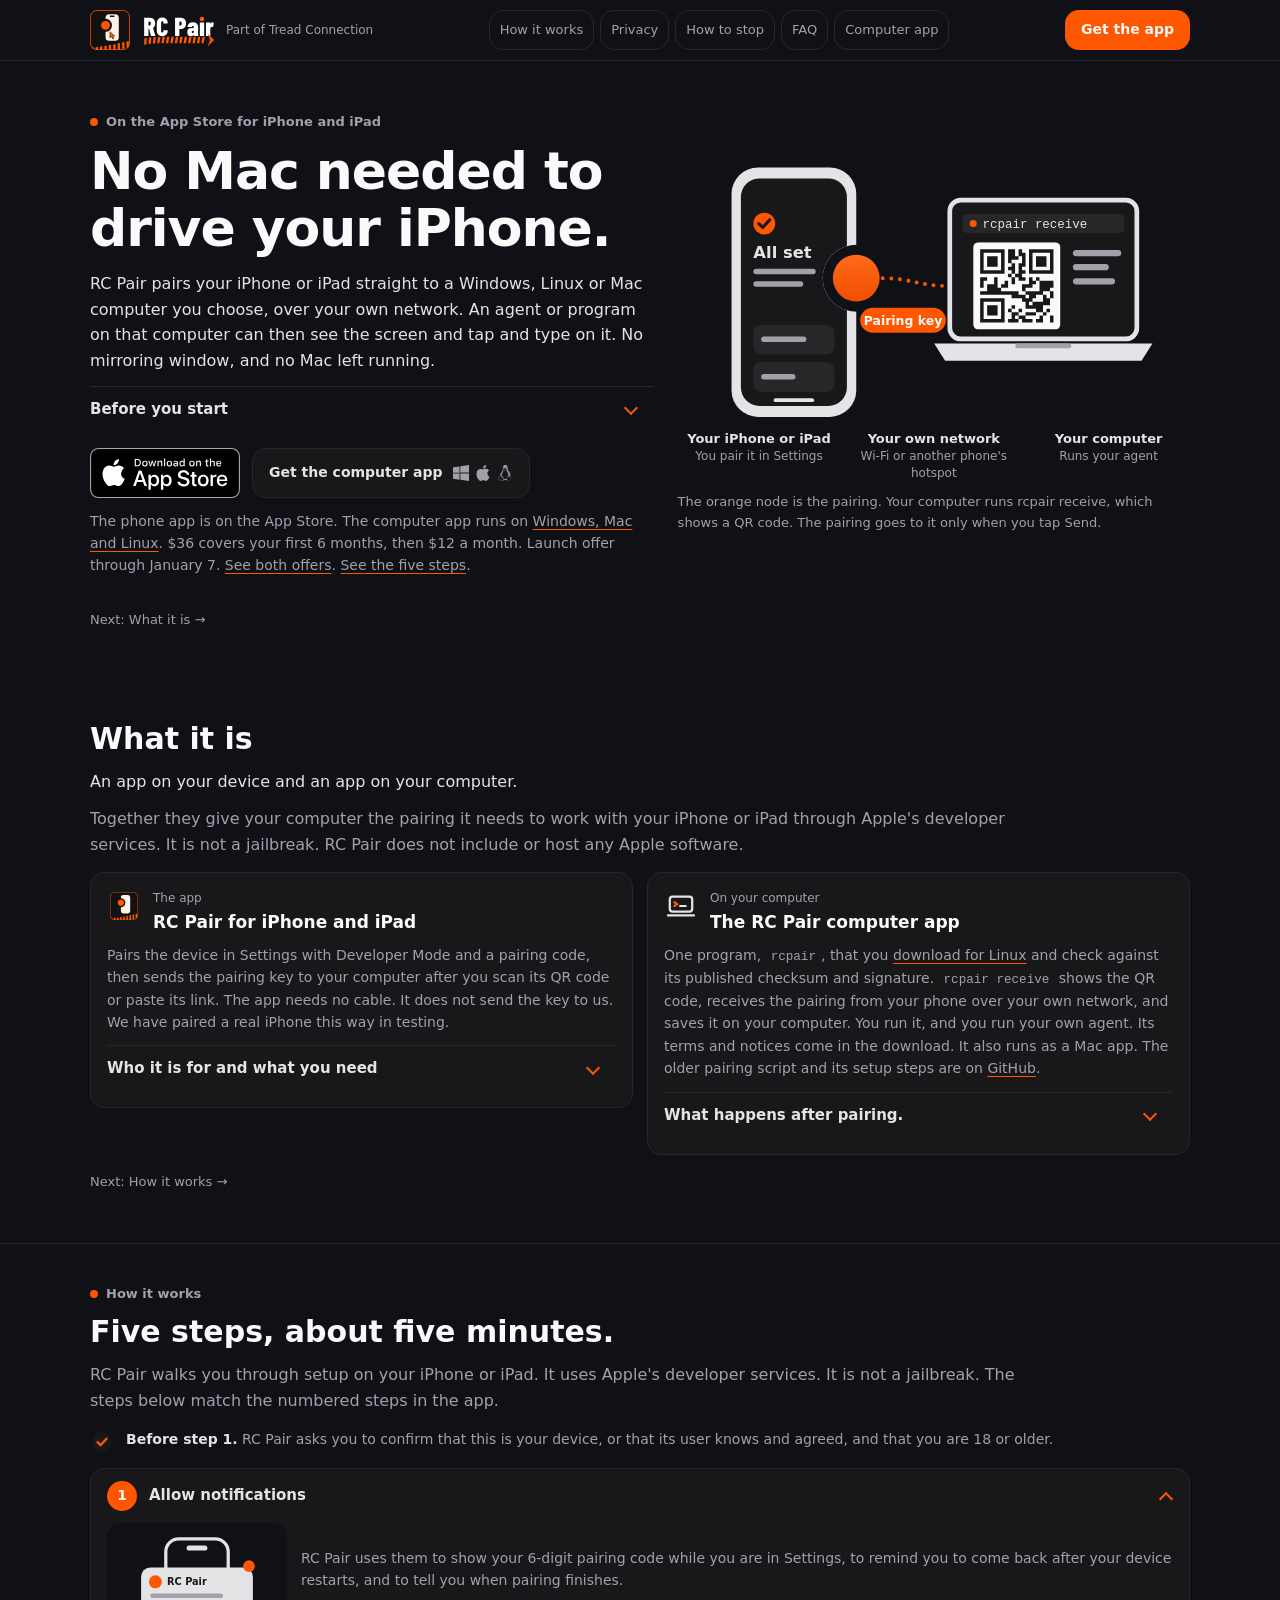
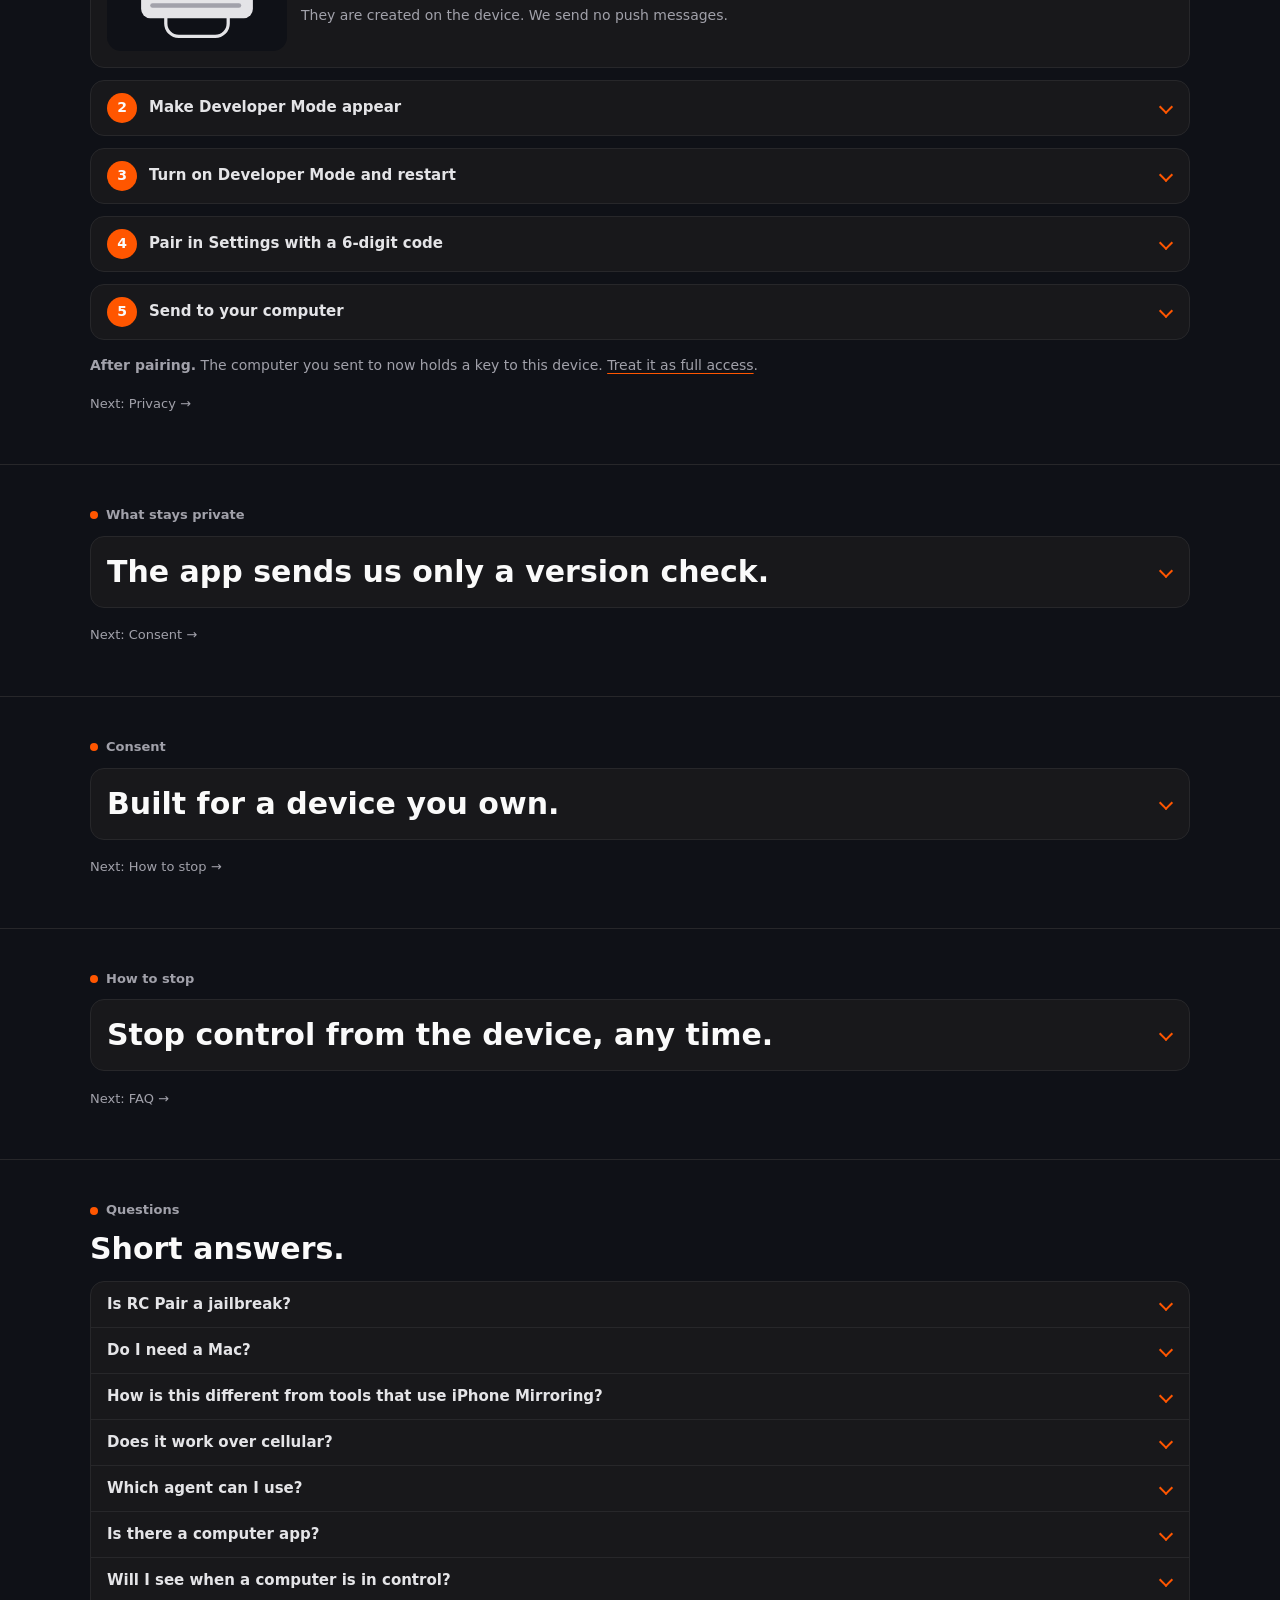
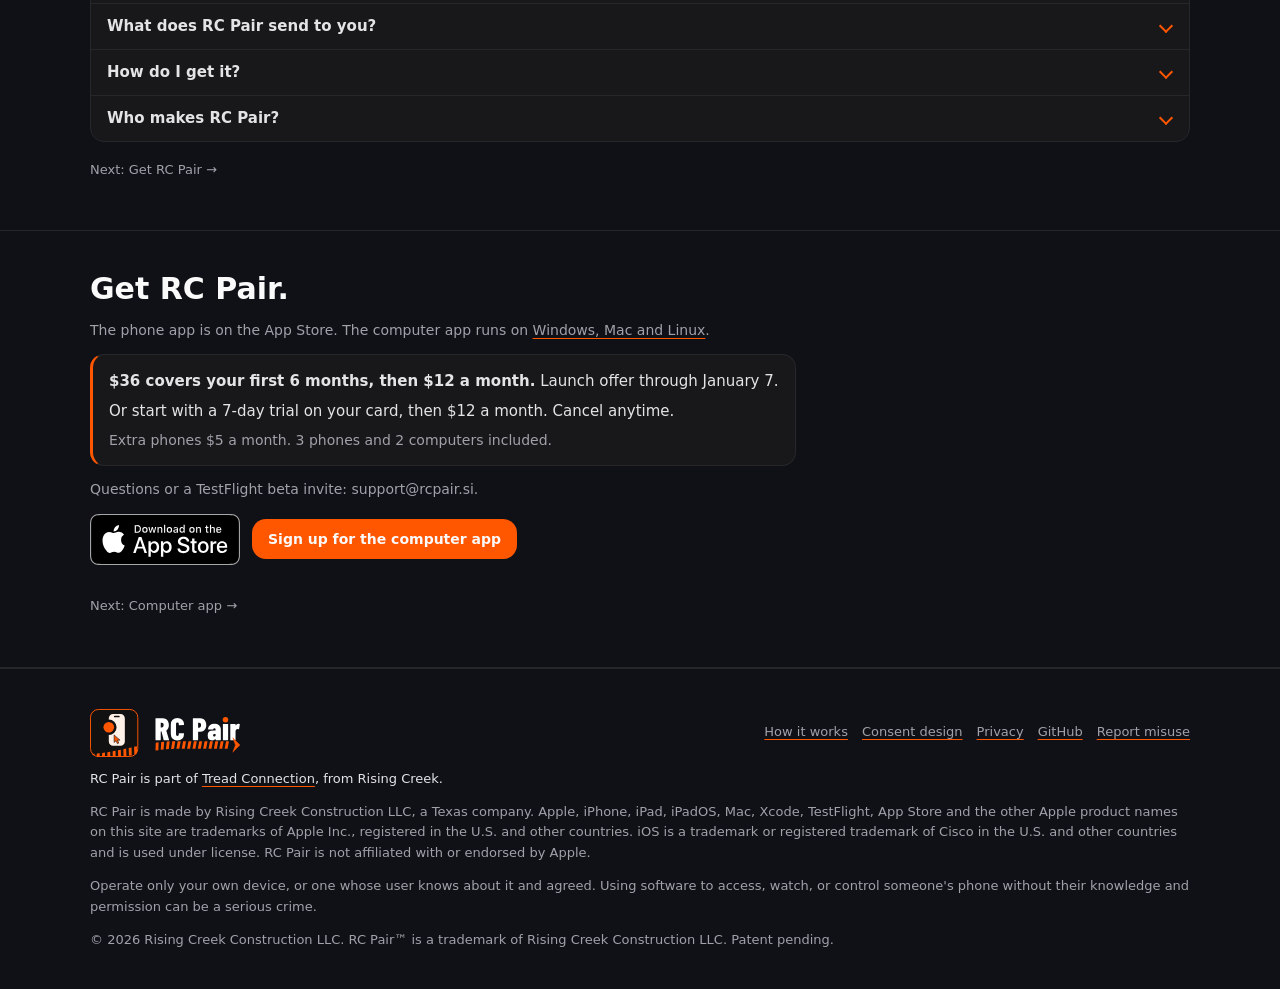
<file: index.html>
<!doctype html>
<html lang="en">
<head>
<meta charset="utf-8">
<meta name="viewport" content="width=device-width, initial-scale=1">
<title>No Mac needed to drive your iPhone | RC Pair</title>
<meta name="description" content="RC Pair pairs your iPhone or iPad straight to your own Windows, Linux or Mac computer, so your agent can drive it with no Mac left running. One setup step puts Apple's disk image on the device, from a Mac with Xcode or a pinned public GitHub copy. The app sends us only anonymous usage counts you can turn off. Made by Rising Creek Construction LLC.">
<meta name="robots" content="index,follow">
<meta name="theme-color" content="#0f1117">
<link rel="canonical" href="https://rcpair.si/">
<!-- Open Graph -->
<meta property="og:title" content="RC Pair">
<meta property="og:description" content="No Mac needed to drive your iPhone. Pair it straight to your own computer and let your agent work it. Made by Rising Creek Construction LLC.">
<meta property="og:type" content="website">
<meta property="og:url" content="https://rcpair.si/">
<meta property="og:image" content="https://rcpair.si/brand/og.png">
<meta property="og:image:width" content="1200">
<meta property="og:image:height" content="630">
<meta property="og:image:alt" content="The RC Pair logo, a phone with an orange node docked to its edge">
<meta name="twitter:card" content="summary_large_image">
<link rel="icon" href="brand/favicon-32.png" type="image/png" sizes="32x32">
<link rel="icon" href="brand/favicon-16.png" type="image/png" sizes="16x16">
<link rel="apple-touch-icon" href="brand/apple-touch-icon.png">
<link rel="stylesheet" href="family.css">
</head>
<body>
<svg width="0" height="0" style="position:absolute" aria-hidden="true" focusable="false"><symbol id="os-windows" viewBox="0 0 24 24"><path fill="currentColor" d="M0 3.449L9.75 2.1v9.451H0m10.949-9.602L24 0v11.4H10.949M0 12.6h9.75v9.451L0 20.699M10.949 12.6H24V24l-12.9-1.801"/></symbol>
<symbol id="os-apple" viewBox="0 0 24 24"><path fill="currentColor" d="M12.152 6.896c-.948 0-2.415-1.078-3.96-1.04-2.04.027-3.91 1.183-4.961 3.014-2.117 3.675-.546 9.103 1.519 12.09 1.013 1.454 2.208 3.09 3.792 3.039 1.52-.065 2.09-.987 3.935-.987 1.831 0 2.35.987 3.96.948 1.637-.026 2.676-1.48 3.676-2.948 1.156-1.688 1.636-3.325 1.662-3.415-.039-.013-3.182-1.221-3.22-4.857-.026-3.04 2.48-4.494 2.597-4.559-1.429-2.09-3.623-2.324-4.39-2.376-2-.156-3.675 1.09-4.61 1.09zM15.53 3.83c.843-1.012 1.4-2.427 1.245-3.83-1.207.052-2.662.805-3.532 1.818-.78.896-1.454 2.338-1.273 3.714 1.338.104 2.715-.688 3.559-1.701"/></symbol>
<symbol id="os-linux" viewBox="0 0 24 24"><path fill="currentColor" d="M12.504 0c-.155 0-.315.008-.48.021-4.226.333-3.105 4.807-3.17 6.298-.076 1.092-.3 1.953-1.05 3.02-.885 1.051-2.127 2.75-2.716 4.521-.278.832-.41 1.684-.287 2.489a.424.424 0 00-.11.135c-.26.268-.45.6-.663.839-.199.199-.485.267-.797.4-.313.136-.658.269-.864.68-.09.189-.136.394-.132.602 0 .199.027.4.055.536.058.399.116.728.04.97-.249.68-.28 1.145-.106 1.484.174.334.535.47.94.601.81.2 1.91.135 2.774.6.926.466 1.866.67 2.616.47.526-.116.97-.464 1.208-.946.587-.003 1.23-.269 2.26-.334.699-.058 1.574.267 2.577.2.025.134.063.198.114.333l.003.003c.391.778 1.113 1.132 1.884 1.071.771-.06 1.592-.536 2.257-1.306.631-.765 1.683-1.084 2.378-1.503.348-.199.629-.469.649-.853.023-.4-.2-.811-.714-1.376v-.097l-.003-.003c-.17-.2-.25-.535-.338-.926-.085-.401-.182-.786-.492-1.046h-.003c-.059-.054-.123-.067-.188-.135a.357.357 0 00-.19-.064c.431-1.278.264-2.55-.173-3.694-.533-1.41-1.465-2.638-2.175-3.483-.796-1.005-1.576-1.957-1.56-3.368.026-2.152.236-6.133-3.544-6.139zm.529 3.405h.013c.213 0 .396.062.584.198.19.135.33.332.438.533.105.259.158.459.166.724 0-.02.006-.04.006-.06v.105a.086.086 0 01-.004-.021l-.004-.024a1.807 1.807 0 01-.15.706.953.953 0 01-.213.335.71.71 0 00-.088-.042c-.104-.045-.198-.064-.284-.133a1.312 1.312 0 00-.22-.066c.05-.06.146-.133.183-.198.053-.128.082-.264.088-.402v-.02a1.21 1.21 0 00-.061-.4c-.045-.134-.101-.2-.183-.333-.084-.066-.167-.132-.267-.132h-.016c-.093 0-.176.03-.262.132a.8.8 0 00-.205.334 1.18 1.18 0 00-.09.4v.019c.002.089.008.179.02.267-.193-.067-.438-.135-.607-.202a1.635 1.635 0 01-.018-.2v-.02a1.772 1.772 0 01.15-.768c.082-.22.232-.406.43-.533a.985.985 0 01.594-.2zm-2.962.059h.036c.142 0 .27.048.399.135.146.129.264.288.344.465.09.199.14.4.153.667v.004c.007.134.006.2-.002.266v.08c-.03.007-.056.018-.083.024-.152.055-.274.135-.393.2.012-.09.013-.18.003-.267v-.015c-.012-.133-.04-.2-.082-.333a.613.613 0 00-.166-.267.248.248 0 00-.183-.064h-.021c-.071.006-.13.04-.186.132a.552.552 0 00-.12.27.944.944 0 00-.023.33v.015c.012.135.037.2.08.334.046.134.098.2.166.268.01.009.02.018.034.024-.07.057-.117.07-.176.136a.304.304 0 01-.131.068 2.62 2.62 0 01-.275-.402 1.772 1.772 0 01-.155-.667 1.759 1.759 0 01.08-.668 1.43 1.43 0 01.283-.535c.128-.133.26-.2.418-.2zm1.37 1.706c.332 0 .733.065 1.216.399.293.2.523.269 1.052.468h.003c.255.136.405.266.478.399v-.131a.571.571 0 01.016.47c-.123.31-.516.643-1.063.842v.002c-.268.135-.501.333-.775.465-.276.135-.588.292-1.012.267a1.139 1.139 0 01-.448-.067 3.566 3.566 0 01-.322-.198c-.195-.135-.363-.332-.612-.465v-.005h-.005c-.4-.246-.616-.512-.686-.71-.07-.268-.005-.47.193-.6.224-.135.38-.271.483-.336.104-.074.143-.102.176-.131h.002v-.003c.169-.202.436-.47.839-.601.139-.036.294-.065.466-.065zm2.8 2.142c.358 1.417 1.196 3.475 1.735 4.473.286.534.855 1.659 1.102 3.024.156-.005.33.018.513.064.646-1.671-.546-3.467-1.089-3.966-.22-.2-.232-.335-.123-.335.59.534 1.365 1.572 1.646 2.757.13.535.16 1.104.021 1.67.067.028.135.06.205.067 1.032.534 1.413.938 1.23 1.537v-.043c-.06-.003-.12 0-.18 0h-.016c.151-.467-.182-.825-1.065-1.224-.915-.4-1.646-.336-1.77.465-.008.043-.013.066-.018.135-.068.023-.139.053-.209.064-.43.268-.662.669-.793 1.187-.13.533-.17 1.156-.205 1.869v.003c-.02.334-.17.838-.319 1.35-1.5 1.072-3.58 1.538-5.348.334a2.645 2.645 0 00-.402-.533 1.45 1.45 0 00-.275-.333c.182 0 .338-.03.465-.067a.615.615 0 00.314-.334c.108-.267 0-.697-.345-1.163-.345-.467-.931-.995-1.788-1.521-.63-.4-.986-.87-1.15-1.396-.165-.534-.143-1.085-.015-1.645.245-1.07.873-2.11 1.274-2.763.107-.065.037.135-.408.974-.396.751-1.14 2.497-.122 3.854a8.123 8.123 0 01.647-2.876c.564-1.278 1.743-3.504 1.836-5.268.048.036.217.135.289.202.218.133.38.333.59.465.21.201.477.335.876.335.039.003.075.006.11.006.412 0 .73-.134.997-.268.29-.134.52-.334.74-.4h.005c.467-.135.835-.402 1.044-.7zm2.185 8.958c.037.6.343 1.245.882 1.377.588.134 1.434-.333 1.791-.765l.211-.01c.315-.007.577.01.847.268l.003.003c.208.199.305.53.391.876.085.4.154.78.409 1.066.486.527.645.906.636 1.14l.003-.007v.018l-.003-.012c-.015.262-.185.396-.498.595-.63.401-1.746.712-2.457 1.57-.618.737-1.37 1.14-2.036 1.191-.664.053-1.237-.2-1.574-.898l-.005-.003c-.21-.4-.12-1.025.056-1.69.176-.668.428-1.344.463-1.897.037-.714.076-1.335.195-1.814.12-.465.308-.797.641-.984l.045-.022zm-10.814.049h.01c.053 0 .105.005.157.014.376.055.706.333 1.023.752l.91 1.664.003.003c.243.533.754 1.064 1.189 1.637.434.598.77 1.131.729 1.57v.006c-.057.744-.48 1.148-1.125 1.294-.645.135-1.52.002-2.395-.464-.968-.536-2.118-.469-2.857-.602-.369-.066-.61-.2-.723-.4-.11-.2-.113-.602.123-1.23v-.004l.002-.003c.117-.334.03-.752-.027-1.118-.055-.401-.083-.71.043-.94.16-.334.396-.4.69-.533.294-.135.64-.202.915-.47h.002v-.002c.256-.268.445-.601.668-.838.19-.201.38-.336.663-.336zm7.159-9.074c-.435.201-.945.535-1.488.535-.542 0-.97-.267-1.28-.466-.154-.134-.28-.268-.373-.335-.164-.134-.144-.333-.074-.333.109.016.129.134.199.2.096.066.215.2.36.333.292.2.68.467 1.167.467.485 0 1.053-.267 1.398-.466.195-.135.445-.334.648-.467.156-.136.149-.267.279-.267.128.016.034.134-.147.332a8.097 8.097 0 01-.69.468zm-1.082-1.583V5.64c-.006-.02.013-.042.029-.05.074-.043.18-.027.26.004.063 0 .16.067.15.135-.006.049-.085.066-.135.066-.055 0-.092-.043-.141-.068-.052-.018-.146-.008-.163-.065zm-.551 0c-.02.058-.113.049-.166.066-.047.025-.086.068-.14.068-.05 0-.13-.02-.136-.068-.01-.066.088-.133.15-.133.08-.031.184-.047.259-.005.019.009.036.03.03.05v.02h.003z"/></symbol></svg>
<a class="skip" href="#main">Skip to content</a>
<header class="site-header">
  <nav class="wrap site-nav" aria-label="Main">
    <div class="brand-row">
      <a class="logo lockup" href="./"><img src="brand/lockup-dark.svg" alt="RC Pair" width="808" height="260"></a>
      <a class="family" href="https://treadconnection.si/">Part of Tread Connection</a>
    </div>
    <button class="menu-btn" type="button" aria-expanded="false" aria-controls="nav-links">Menu</button>
    <div class="nav-links" id="nav-links">
      <a href="./#how">How it works</a>
      <a href="privacy.html">Privacy</a>
      <a href="./#stop">How to stop</a>
      <a href="./#faq">FAQ</a>
      <a href="computer.html">Computer app</a>
    </div>
    <a href="https://apps.apple.com/app/id6822097686" class="btn btn-solid" data-t="app-store">Get the app</a>
  </nav>
</header>
<script src="nav.js"></script>

<!-- Shared drawing parts -->
<svg width="0" height="0" style="position:absolute" aria-hidden="true" focusable="false">
  <defs>
    <symbol id="qr" viewBox="-2 -2 25 25"><rect x="-2" y="-2" width="25" height="25" rx="1.5" fill="#fafafa"/><path fill="#18181b" d="M0 0h7v1h-7zM8 0h2v1h-2zM11 0h1v1h-1zM14 0h7v1h-7zM0 1h1v1h-1zM6 1h1v1h-1zM8 1h2v1h-2zM11 1h2v1h-2zM14 1h1v1h-1zM20 1h1v1h-1zM0 2h1v1h-1zM2 2h3v1h-3zM6 2h1v1h-1zM8 2h3v1h-3zM12 2h1v1h-1zM14 2h1v1h-1zM16 2h3v1h-3zM20 2h1v1h-1zM0 3h1v1h-1zM2 3h3v1h-3zM6 3h1v1h-1zM8 3h1v1h-1zM12 3h1v1h-1zM14 3h1v1h-1zM16 3h3v1h-3zM20 3h1v1h-1zM0 4h1v1h-1zM2 4h3v1h-3zM6 4h1v1h-1zM9 4h1v1h-1zM11 4h2v1h-2zM14 4h1v1h-1zM16 4h3v1h-3zM20 4h1v1h-1zM0 5h1v1h-1zM6 5h1v1h-1zM8 5h2v1h-2zM11 5h1v1h-1zM14 5h1v1h-1zM20 5h1v1h-1zM0 6h7v1h-7zM9 6h1v1h-1zM11 6h2v1h-2zM14 6h7v1h-7zM8 7h1v1h-1zM10 7h2v1h-2zM0 8h2v1h-2zM4 8h1v1h-1zM9 8h1v1h-1zM11 8h2v1h-2zM14 8h1v1h-1zM16 8h1v1h-1zM0 9h1v1h-1zM4 9h1v1h-1zM7 9h1v1h-1zM9 9h1v1h-1zM14 9h2v1h-2zM17 9h4v1h-4zM0 10h1v1h-1zM2 10h3v1h-3zM6 10h2v1h-2zM12 10h3v1h-3zM17 10h4v1h-4zM2 11h4v1h-4zM12 11h1v1h-1zM17 11h3v1h-3zM0 12h11v1h-11zM13 12h5v1h-5zM20 12h1v1h-1zM9 13h4v1h-4zM14 13h2v1h-2zM18 13h1v1h-1zM20 13h1v1h-1zM0 14h7v1h-7zM12 14h3v1h-3zM18 14h2v1h-2zM0 15h1v1h-1zM6 15h1v1h-1zM13 15h1v1h-1zM15 15h5v1h-5zM0 16h1v1h-1zM2 16h3v1h-3zM6 16h1v1h-1zM9 16h1v1h-1zM13 16h5v1h-5zM0 17h1v1h-1zM2 17h3v1h-3zM6 17h1v1h-1zM8 17h1v1h-1zM11 17h1v1h-1zM16 17h2v1h-2zM19 17h1v1h-1zM0 18h1v1h-1zM2 18h3v1h-3zM6 18h1v1h-1zM9 18h2v1h-2zM13 18h3v1h-3zM18 18h1v1h-1zM0 19h1v1h-1zM6 19h1v1h-1zM9 19h1v1h-1zM11 19h2v1h-2zM17 19h1v1h-1zM20 19h1v1h-1zM0 20h7v1h-7zM8 20h3v1h-3zM12 20h3v1h-3zM16 20h2v1h-2zM20 20h1v1h-1z"/></symbol>
  </defs>
</svg>

<div class="top dark">
  <div class="wrap">

    <header class="hero">
      <div>
        <p class="eyebrow"><span class="node"></span>On the App Store for iPhone and iPad</p>
        <h1>No Mac needed to drive your iPhone.</h1>
        <p class="sub">RC Pair pairs your iPhone or iPad straight to a Windows, Linux or Mac computer you choose, over your own network. An agent or program on that computer can then see the screen and tap and type on it. No mirroring window, and no Mac left running.</p>
        <details class="more-details hero-details">
          <summary>Before you start</summary>
        <p class="sub dim">One setup step puts Apple's developer disk image in a folder on your computer. Copying it from a Mac with Xcode is recommended, and a pinned public GitHub copy works too. The disk image is Apple's developer tools for the device. After that, your agent works the phone from your own computer.</p>
        <p class="sub dim">You set it up on the device itself, with your own Apple account. The app sends us only a daily version check. You bring the computer and the agent.</p>
        </details>
        <div class="cta-row">
          <a href="https://apps.apple.com/app/id6822097686" class="store-badge" data-t="app-store"><img src="brand/app-store-badge.svg" alt="Download on the App Store" width="150" height="50"></a>
          <a href="computer.html" class="btn btn-ghost" data-t="computer">Get the computer app <span class="os-row"><svg class="os" aria-hidden="true" focusable="false"><use href="#os-windows"/></svg><svg class="os" aria-hidden="true" focusable="false"><use href="#os-apple"/></svg><svg class="os" aria-hidden="true" focusable="false"><use href="#os-linux"/></svg></span></a>
        </div>
        <p class="hero-note dim">The phone app is on the App Store. The computer app runs on <a href="computer.html">Windows, Mac and Linux</a>. $36 covers your first 6 months, then $12 a month. Launch offer through January 7. <a href="#access">See both offers</a>. <a href="#how">See the five steps</a>.</p>
      </div>

      <figure class="hero-fig">
        <svg viewBox="0 0 560 340" role="img" aria-labelledby="heroT heroD">
          <title id="heroT">The phone and its orange node, paired with a computer</title>
          <desc id="heroD">An iPhone on the left with an orange node docked into its edge. A dotted orange line carries the pairing key over your own network to a laptop on the right, which shows a QR code from rcpair receive.</desc>
          <defs>
            <linearGradient id="hNode" x1="0" y1="0" x2="0" y2="1"><stop offset="0" stop-color="#FF6A1A"/><stop offset="1" stop-color="#F24E00"/></linearGradient>
            <mask id="hSocket"><rect width="560" height="340" fill="#fff"/><circle cx="180" cy="158" r="43" fill="#000"/></mask>
          </defs>
          <!-- laptop -->
          <rect x="300" y="58" width="240" height="178" rx="14" fill="#18181b" stroke="#e4e4e7" stroke-width="6"/>
          <rect x="316" y="76" width="208" height="24" rx="6" fill="#27272a"/>
          <circle cx="330" cy="88" r="4.5" fill="#FF5600"/>
          <text x="342" y="94" font-family="ui-monospace,SFMono-Regular,Menlo,monospace" font-size="16" fill="#e4e4e7">rcpair receive</text>
          <use href="#qr" x="330" y="112" width="112" height="112"/>
          <rect x="458" y="122" width="62" height="8" rx="4" fill="#a1a1aa"/>
          <rect x="458" y="140" width="46" height="8" rx="4" fill="#a1a1aa"/>
          <rect x="458" y="158" width="54" height="8" rx="4" fill="#a1a1aa"/>
          <path d="M280 242h280l-14 22H294z" fill="#e4e4e7"/>
          <rect x="384" y="242" width="72" height="6" rx="3" fill="#a1a1aa"/>
          <!-- dotted pairing path -->
          <path d="M214 158 C 248 158, 262 168, 296 168" fill="none" stroke="#FF5600" stroke-width="5" stroke-linecap="round" stroke-dasharray="0 11"/>
          <!-- phone with a socket cut for the node -->
          <rect x="20" y="16" width="160" height="320" rx="34" fill="#e4e4e7" mask="url(#hSocket)"/>
          <rect x="32" y="30" width="136" height="292" rx="24" fill="#18181b" mask="url(#hSocket)"/>
          <rect x="74" y="40" width="52" height="14" rx="7" fill="#18181b"/>
          <circle cx="62" cy="88" r="14" fill="#FF5600"/>
          <path d="M55 88l5 5 9-10" fill="none" stroke="#18181b" stroke-width="4" stroke-linecap="round" stroke-linejoin="round"/>
          <text x="48" y="132" font-family="-apple-system,BlinkMacSystemFont,'Segoe UI',Inter,system-ui,sans-serif" font-weight="800" font-size="21" fill="#e4e4e7">All set</text>
          <rect x="48" y="146" width="80" height="7" rx="3.5" fill="#a1a1aa"/>
          <rect x="48" y="162" width="64" height="7" rx="3.5" fill="#a1a1aa"/>
          <rect x="48" y="218" width="104" height="38" rx="10" fill="#27272a"/>
          <rect x="58" y="233" width="58" height="7" rx="3.5" fill="#a1a1aa"/>
          <rect x="48" y="266" width="104" height="38" rx="10" fill="#27272a"/>
          <rect x="58" y="281" width="44" height="7" rx="3.5" fill="#a1a1aa"/>
          <rect x="74" y="312" width="52" height="5" rx="2.5" fill="#e4e4e7"/>
          <circle cx="180" cy="158" r="30" fill="url(#hNode)"/>
          <!-- label on the pairing line -->
          <g class="pill">
            <rect x="185" y="196" width="110" height="32" rx="16" fill="#FF5600"/>
            <text x="240" y="218" text-anchor="middle" font-family="-apple-system,BlinkMacSystemFont,'Segoe UI',Inter,system-ui,sans-serif" font-size="16" font-weight="700" fill="#fafafa">Pairing key</text>
          </g>
        </svg>
        <ol class="legs">
          <li><strong>Your iPhone or iPad</strong>You pair it in Settings</li>
          <li class="mid"><strong>Your own network</strong>Wi-Fi or another phone's hotspot</li>
          <li><strong>Your computer</strong>Runs your agent</li>
        </ol>
        <figcaption class="dim">The orange node is the pairing. Your computer runs rcpair receive, which shows a QR code. The pairing goes to it only when you tap Send.</figcaption>
      </figure>
      <a class="next" href="#what">Next: What it is →</a>
    </header>
  </div>
</div>

<main id="main">

  <section class="block" id="what" aria-labelledby="what-h">
    <div class="wrap">
      <h2 id="what-h">What it is</h2>
      <p>An app on your device and an app on your computer.</p>
      <p class="lead dim">Together they give your computer the pairing it needs to work with your iPhone or iPad through Apple's developer services. It is not a jailbreak. RC Pair does not include or host any Apple software.</p>

      <div class="parts">
        <div class="part">
          <div class="ico"><img src="brand/mark.svg" alt="" width="30" height="30"></div>
          <div>
            <p class="tag">The app</p>
            <h3>RC Pair for iPhone and iPad</h3>
            <p>Pairs the device in Settings with Developer Mode and a pairing code, then sends the pairing key
              to your computer after you scan its QR code or paste its link. The app needs no cable. It does
              not send the key to us. We have paired a real iPhone this way in testing.</p>
            <details id="who" class="more-details" aria-labelledby="who-summary">
              <summary id="who-summary">Who it is for and what you need</summary>

      <div>
        <h3 id="who-h">For anyone who wants their AI agent to control their own iPhone or iPad.</h3>
        <p class="lead dim">The agent you already use, or a program you wrote, runs on your computer. It sees the screen, taps and types on your device.</p>
        <p class="dim">RC Pair is for people 18 and older, and for a device you own, or one whose user knows about it and agreed.</p>
      </div>
      <div>
        <h3>What you need</h3>
        <ul class="needs">
          <li>
            <span class="ni"><svg viewBox="0 0 22 22" aria-hidden="true"><rect x="6" y="2" width="10" height="18" rx="2.6" fill="none" stroke="#e4e4e7" stroke-width="2"/><circle cx="16" cy="9" r="3" fill="#FF5600"/></svg></span>
            <div><b>An iPhone or iPad you own, and your own Apple account</b><span>iOS or iPadOS 17 or later. On 26 or later RC Pair keeps running while you are in Settings. On 17 to 25 it gets about 30 seconds after you leave it, so go straight to Settings.</span></div>
          </li>
          <li>
            <span class="ni"><svg viewBox="0 0 22 22" aria-hidden="true"><path d="M3 9a11 11 0 0 1 16 0M6 12.4a6.6 6.6 0 0 1 10 0" fill="none" stroke="#e4e4e7" stroke-width="2" stroke-linecap="round"/><circle cx="11" cy="16.5" r="2.2" fill="#FF5600"/></svg></span>
            <div><b>Wi-Fi, or a hotspot from another phone</b><span>The device's own cellular data does not work, and network changes can mean pairing again.</span></div>
          </li>
          <li>
            <span class="ni"><svg viewBox="0 0 22 22" aria-hidden="true"><circle cx="11" cy="11" r="8.5" fill="none" stroke="#e4e4e7" stroke-width="2"/><circle cx="11" cy="11" r="3.4" fill="#FF5600"/></svg></span>
            <div><b>The RC Pair computer app and Apple's disk image</b><span>Use the Windows, Mac or Linux app. The disk image is needed once per device and after iOS updates. RC Pair can copy it from Xcode on a Mac or download a pinned public GitHub copy. The older rcpair-receive pairing script is an alternative. It needs Python 3.9 or later, the cryptography package, and qrcode or the qrencode command to show the QR code.</span></div>
          </li>
          <li>
            <span class="ni"><svg viewBox="0 0 22 22" aria-hidden="true"><path d="M4 6l5 5-5 5" fill="none" stroke="#e4e4e7" stroke-width="2" stroke-linecap="round" stroke-linejoin="round"/><circle cx="15" cy="15" r="2.6" fill="#FF5600"/></svg></span>
            <div><b>Your own agent or program</b><span>Such as Claude Code or Codex. RC Pair does not include an agent. It uses open tools such as idevice.</span></div>
          </li>
          <li>
            <span class="ni"><svg viewBox="0 0 22 22" aria-hidden="true"><circle cx="11" cy="11" r="8.5" fill="none" stroke="#e4e4e7" stroke-width="2"/><path d="M11 6.5V11l3 2" fill="none" stroke="#FF5600" stroke-width="2.2" stroke-linecap="round"/></svg></span>
            <div><b>About five minutes to pair</b><span>That covers the steps on the device, which restarts once. The disk image step is extra.</span></div>
          </li>
        </ul>
        <div class="mac">
          <p>A computer is needed after pairing too. The app pairs the phone. Your computer then talks to
            Apple's developer services on the device, as described under <a href="#computer">On your computer</a>.
            Apple's disk image stayed through a restart on our iPhone running iOS 27. An iOS update removes it, and you put it back from the same folder. The image is not bundled. RC Pair can download it from GitHub or import it from Xcode.</p>
        </div>
      </div>
                </details>
          </div>
        </div>
        <div class="part">
          <div class="ico">
            <svg viewBox="0 0 30 30" aria-hidden="true"><rect x="3" y="5" width="24" height="16" rx="3" fill="none" stroke="#e4e4e7" stroke-width="2.4"/><path d="M1 25h28" stroke="#e4e4e7" stroke-width="2.4" stroke-linecap="round"/><path d="M8 11l3 2-3 2" fill="none" stroke="#FF5600" stroke-width="2.4" stroke-linecap="round" stroke-linejoin="round"/><path d="M14 15h6" stroke="#e4e4e7" stroke-width="2.4" stroke-linecap="round"/></svg>
          </div>
          <div>
            <p class="tag">On your computer</p>
            <h3>The RC Pair computer app</h3>
            <p>One program, <code>rcpair</code>, that you <a href="computer.html">download for Linux</a> and check against its published checksum and signature.
              <code>rcpair receive</code> shows the QR code, receives the pairing from your phone over your own network, and saves it
              on your computer. You run it, and you run your own agent. Its terms and notices come in the download.
              It also runs as a Mac app. The older pairing script and its setup steps are on
              <a href="https://github.com/rcpair/phone-open" data-t="repo">GitHub</a>.</p>
            <details id="computer" class="more-details" aria-labelledby="computer-h">
              <summary id="computer-h">What happens after pairing.</summary>

      <p class="lead dim">The app pairs your phone. The rest happens on your computer. Each card says who does that part today.</p>

      <ol class="cs-list">
        <li class="cs">
          <div class="cs-art">
            <svg viewBox="0 0 60 60" aria-hidden="true">
              <rect x="7" y="10" width="46" height="31" rx="4" fill="#18181b" stroke="#e4e4e7" stroke-width="3"/>
              <use href="#qr" x="12" y="15" width="21" height="21"/>
              <rect x="37" y="17" width="11" height="4" rx="2" fill="#a1a1aa"/>
              <circle cx="42.5" cy="30" r="4.5" fill="#FF5600"/>
              <path d="M3 46h54l-5 6H8z" fill="#e4e4e7"/>
            </svg>
          </div>
          <div>
            <h3>Save the pairing</h3>
            <p>Your phone sends the pairing to your computer, and it is saved there.</p>
            <p class="who">Today this is <code>rcpair receive</code> in the computer app, or the older script on GitHub.</p>
          </div>
        </li>
        <li class="cs">
          <div class="cs-art">
            <svg viewBox="0 0 60 60" aria-hidden="true">
              <rect x="4" y="16" width="16" height="30" rx="4" fill="none" stroke="#e4e4e7" stroke-width="3"/>
              <rect x="36" y="20" width="21" height="15" rx="2.5" fill="none" stroke="#e4e4e7" stroke-width="3"/>
              <path d="M33 40h27" stroke="#e4e4e7" stroke-width="3" stroke-linecap="round"/>
              <path d="M22 31h12" stroke="#FF5600" stroke-width="3.5" stroke-linecap="round" stroke-dasharray="0 6"/>
              <path d="M21 13a12 12 0 0 1 16 0M24.5 17a7 7 0 0 1 9 0" fill="none" stroke="#a1a1aa" stroke-width="2.5" stroke-linecap="round"/>
            </svg>
          </div>
          <div>
            <h3>Open a link to the phone</h3>
            <p>A tool uses the pairing to reach the phone over Wi-Fi, or a hotspot from another phone. The phone's own cellular data does not work for this link.</p>
            <p class="who"><span>The RC Pair computer app does this on <a href="computer.html">Linux</a>. It also runs on <a href="computer.html#mac">a Mac</a>. You can also use open tools such as <a href="https://github.com/jkcoxson/idevice">idevice</a>.</span></p>
          </div>
        </li>
        <li class="cs">
          <div class="cs-art">
            <svg viewBox="0 0 60 60" aria-hidden="true">
              <rect x="15" y="4" width="30" height="52" rx="7" fill="none" stroke="#e4e4e7" stroke-width="3"/>
              <circle cx="30" cy="30" r="10" fill="#FF5600"/>
              <circle cx="30" cy="30" r="3" fill="#18181b"/>
              <rect x="25" y="9" width="10" height="3" rx="1.5" fill="#e4e4e7"/>
            </svg>
          </div>
          <div>
            <h3>Put Apple's disk image on the phone</h3>
            <p>The control tools need Apple's developer disk image on the phone. On our iPhone running iOS 27 it stayed through a restart. An iOS update removes it, and you put it back from the same folder.</p>
            <p class="who">The image is not bundled in the app. RC Pair can copy it from Xcode or download a pinned copy from GitHub. Apple's terms govern the file.</p>
          </div>
        </li>
        <li class="cs">
          <div class="cs-art">
            <svg viewBox="0 0 60 60" aria-hidden="true">
              <rect x="15" y="4" width="30" height="52" rx="7" fill="none" stroke="#e4e4e7" stroke-width="3"/>
              <rect x="21" y="13" width="7" height="7" rx="2" fill="#a1a1aa"/>
              <rect x="32" y="13" width="7" height="7" rx="2" fill="#a1a1aa"/>
              <rect x="21" y="24" width="7" height="7" rx="2" fill="#a1a1aa"/>
              <rect x="32" y="24" width="7" height="7" rx="2" fill="#a1a1aa"/>
              <circle cx="35.5" cy="27.5" r="9" fill="none" stroke="#FF5600" stroke-width="2.5"/>
              <circle cx="35.5" cy="27.5" r="3.5" fill="#FF5600"/>
              <rect x="21" y="38" width="18" height="4" rx="2" fill="#a1a1aa"/>
            </svg>
          </div>
          <div>
            <h3>See the screen and tap</h3>
            <p>Control tools see the screen, tap, type and open apps.</p>
            <p class="who">The RC Pair computer app on <a href="computer.html">Linux or Mac</a>, or open tools such as idevice.</p>
          </div>
        </li>
        <li class="cs">
          <div class="cs-art">
            <svg viewBox="0 0 60 60" aria-hidden="true">
              <rect x="6" y="10" width="48" height="40" rx="5" fill="#18181b" stroke="#e4e4e7" stroke-width="3"/>
              <path d="M14 23l7 6-7 6" fill="none" stroke="#FF5600" stroke-width="3.5" stroke-linecap="round" stroke-linejoin="round"/>
              <path d="M26 35h14" stroke="#e4e4e7" stroke-width="3.5" stroke-linecap="round"/>
            </svg>
          </div>
          <div>
            <h3>Your agent does the work</h3>
            <p>Your own agent, such as Claude Code or Codex, uses those tools. It may send what it sees to the company that runs it.</p>
            <p class="who">You bring the agent. RC Pair does not include one.</p>
          </div>
        </li>
      </ol>

      <div class="app-note">
        <h3>The RC Pair computer app</h3>
        <p>The computer app opens the link to your phone, keeps it open and gives your own agent the tools to see the
          screen and tap. It runs on Linux, on a laptop or a server you reach over SSH, and as a Mac app. On Windows it is a signed app with a setup checklist at <a href="https://setup.rcpair.si/">setup.rcpair.si</a>. Apple's developer disk image is not bundled in the app. RC Pair can copy it from Xcode or download a pinned copy from GitHub when you choose, or when <code>rcpair serve</code> runs with no image present. Apple's terms govern the file.
          <a href="computer.html">Download and set up</a>.</p>
        <p>RC Pair itself runs no service that receives your phone's data.</p>
      </div>
                </details>
          </div>
        </div>
      </div>
      <a class="next" href="#how">Next: How it works →</a>
    </div>
  </section>



  <section class="block" id="how" aria-labelledby="how-h">
    <div class="wrap">
      <p class="kicker">How it works</p>
      <h2 id="how-h">Five steps, about five minutes.</h2>
      <p class="lead dim">RC Pair walks you through setup on your iPhone or iPad. It uses Apple's developer services. It is not a jailbreak.
        The steps below match the numbered steps in the app.</p>

      <div class="before">
        <svg viewBox="0 0 24 24" width="24" height="24" aria-hidden="true" style="flex:none; margin-top:2px"><circle cx="12" cy="12" r="10" fill="#18181b"/><path d="M7.5 12.2l3 3 6-6.4" fill="none" stroke="#FF5600" stroke-width="2.4" stroke-linecap="round" stroke-linejoin="round"/></svg>
        <p><b>Before step 1.</b> RC Pair asks you to confirm that this is your device, or that its user knows and agreed, and that you are 18 or older.</p>
      </div>

      <ol class="steps">
        <li class="step">
          <details open>
            <summary><span class="num">1</span><span>Allow notifications</span></summary>
          <div class="card">
            <div class="art">
              <svg viewBox="0 0 240 160" aria-hidden="true">
                <rect x="72" y="6" width="96" height="150" rx="20" fill="none" stroke="#e4e4e7" stroke-width="5"/>
                <rect x="104" y="16" width="32" height="8" rx="4" fill="#e4e4e7"/>
                <rect x="34" y="50" width="172" height="78" rx="14" fill="#e4e4e7"/>
                <circle cx="56" cy="72" r="10" fill="#FF5600"/>
                <text x="74" y="77" font-family="-apple-system,BlinkMacSystemFont,'Segoe UI',Inter,system-ui,sans-serif" font-size="15" font-weight="700" fill="#18181b">RC Pair</text>
                <rect x="48" y="90" width="112" height="7" rx="3.5" fill="#a1a1aa"/>
                <rect x="48" y="105" width="140" height="7" rx="3.5" fill="#a1a1aa"/>
                <circle cx="200" cy="48" r="9" fill="#FF5600"/>
              </svg>
            </div>
            <div class="txt">
              <p>RC Pair uses them to show your 6-digit pairing code while you are in Settings, to remind you to
                come back after your device restarts, and to tell you when pairing finishes.</p>
              <p>They are created on the device. We send no push messages.</p>
            </div>
          </div>
          </details>
        </li>

        <li class="step">
          <details>
            <summary><span class="num">2</span><span>Make Developer Mode appear</span></summary>
          <div class="card">
            <div class="art">
              <svg viewBox="0 0 240 160" aria-hidden="true">
                <rect x="8" y="22" width="224" height="116" rx="14" fill="#e4e4e7"/>
                <text x="24" y="52" font-family="-apple-system,BlinkMacSystemFont,'Segoe UI',Inter,system-ui,sans-serif" font-size="14" font-weight="700" fill="#27272a">SETTINGS</text>
                <line x1="24" y1="64" x2="216" y2="64" stroke="#27272a" stroke-width="2"/>
                <circle cx="34" cy="91" r="9" fill="#FF5600"/>
                <text x="52" y="96" font-family="-apple-system,BlinkMacSystemFont,'Segoe UI',Inter,system-ui,sans-serif" font-size="15" font-weight="700" fill="#18181b">Privacy &amp; Security</text>
                <path d="M203 84l7 7-7 7" fill="none" stroke="#FF5600" stroke-width="3" stroke-linecap="round" stroke-linejoin="round"/>
                <line x1="24" y1="118" x2="216" y2="118" stroke="#27272a" stroke-width="2"/>
                <rect x="24" y="126" width="110" height="6" rx="3" fill="#a1a1aa"/>
              </svg>
            </div>
            <div class="txt">
              <p>iOS keeps the Developer Mode switch hidden until an app needs it. In RC Pair, tap Make it appear. If iOS asks to find devices on your local network, tap Allow. RC Pair then shows you the way to
                <b>Settings &gt; Privacy &amp; Security &gt; Developer Mode</b>.</p>
            </div>
          </div>
          </details>
        </li>

        <li class="step">
          <details>
            <summary><span class="num">3</span><span>Turn on Developer Mode and restart</span></summary>
          <div class="card">
            <div class="art">
              <svg viewBox="0 0 240 160" aria-hidden="true">
                <rect x="8" y="22" width="224" height="116" rx="14" fill="#e4e4e7"/>
                <text x="24" y="52" font-family="-apple-system,BlinkMacSystemFont,'Segoe UI',Inter,system-ui,sans-serif" font-size="14" font-weight="700" fill="#27272a">PRIVACY &amp; SECURITY</text>
                <line x1="24" y1="64" x2="216" y2="64" stroke="#27272a" stroke-width="2"/>
                <text x="24" y="96" font-family="-apple-system,BlinkMacSystemFont,'Segoe UI',Inter,system-ui,sans-serif" font-size="15" font-weight="700" fill="#18181b">Developer Mode</text>
                <rect x="164" y="80" width="52" height="30" rx="15" fill="#FF5600"/>
                <circle cx="200" cy="95" r="12" fill="#fafafa"/>
                <line x1="24" y1="122" x2="216" y2="122" stroke="#27272a" stroke-width="2"/>
              </svg>
            </div>
            <div class="txt">
              <p>In <b>Settings &gt; Privacy &amp; Security &gt; Developer Mode</b>, turn the switch on and tap Restart.</p>
              <p>When the device is back on, unlock it. iOS warns that Developer Mode lowers security and asks
                you to tap Turn On and enter your passcode. RC Pair never asks for your passcode. Then open
                RC Pair again and it picks up where you left off.</p>
            </div>
          </div>
          </details>
        </li>

        <li class="step">
          <details>
            <summary><span class="num">4</span><span>Pair in Settings with a 6-digit code</span></summary>
          <div class="card">
            <div class="art">
              <svg viewBox="0 0 240 160" aria-hidden="true">
                <text x="120" y="40" text-anchor="middle" font-family="-apple-system,BlinkMacSystemFont,'Segoe UI',Inter,system-ui,sans-serif" font-size="14" font-weight="600" fill="#a1a1aa">Type this code in Settings</text>
                <g font-family="-apple-system,BlinkMacSystemFont,'Segoe UI',Inter,system-ui,sans-serif" font-size="24" font-weight="800" fill="#18181b" text-anchor="middle">
                  <rect x="18" y="58" width="30" height="42" rx="8" fill="#e4e4e7"/><text x="33" y="88">4</text>
                  <rect x="52" y="58" width="30" height="42" rx="8" fill="#e4e4e7"/><text x="67" y="88">1</text>
                  <rect x="86" y="58" width="30" height="42" rx="8" fill="#e4e4e7"/><text x="101" y="88">8</text>
                  <rect x="124" y="58" width="30" height="42" rx="8" fill="#e4e4e7"/><text x="139" y="88">0</text>
                  <rect x="158" y="58" width="30" height="42" rx="8" fill="#e4e4e7"/><text x="173" y="88">2</text>
                  <rect x="192" y="58" width="30" height="42" rx="8" fill="#FF5600"/><text x="207" y="88">7</text>
                </g>
                <rect x="70" y="118" width="100" height="26" rx="13" fill="#27272a"/>
                <circle cx="88" cy="131" r="5" fill="#FF5600"/>
                <text x="128" y="136" text-anchor="middle" font-family="-apple-system,BlinkMacSystemFont,'Segoe UI',Inter,system-ui,sans-serif" font-size="14" font-weight="700" fill="#e4e4e7">Paired</text>
              </svg>
            </div>
            <div class="txt">
              <p>In RC Pair, tap Start, then go back to <b>Settings &gt; Privacy &amp; Security &gt; Developer Mode</b>.
                Under Other Devices, tap RC Pair, then tap Pair. iOS may ask for your passcode. RC Pair shows a
                6-digit code. Type it into Settings, and RC Pair shows Paired.</p>
              <p>With the default setting, only this device can pair.</p>
            </div>
          </div>
          </details>
        </li>

        <li class="step">
          <details>
            <summary><span class="num">5</span><span>Send to your computer</span></summary>
          <div class="card">
            <div class="art">
              <svg viewBox="0 0 240 160" aria-hidden="true">
                <rect x="62" y="4" width="116" height="152" rx="20" fill="none" stroke="#e4e4e7" stroke-width="5"/>
                <rect x="72" y="18" width="96" height="120" rx="12" fill="#e4e4e7"/>
                <text x="82" y="40" font-family="-apple-system,BlinkMacSystemFont,'Segoe UI',Inter,system-ui,sans-serif" font-size="14" font-weight="700" fill="#27272a">Computer</text>
                <rect x="82" y="47" width="62" height="7" rx="3.5" fill="#18181b"/>
                <text x="82" y="72" font-family="-apple-system,BlinkMacSystemFont,'Segoe UI',Inter,system-ui,sans-serif" font-size="14" font-weight="700" fill="#27272a">Address</text>
                <rect x="82" y="79" width="70" height="7" rx="3.5" fill="#18181b"/>
                <rect x="82" y="98" width="76" height="30" rx="10" fill="#FF5600"/>
                <text x="120" y="118" text-anchor="middle" font-family="-apple-system,BlinkMacSystemFont,'Segoe UI',Inter,system-ui,sans-serif" font-size="15" font-weight="700" fill="#fafafa">Send</text>
                <rect x="100" y="145" width="40" height="5" rx="2.5" fill="#e4e4e7"/>
              </svg>
            </div>
            <div class="txt">
              <p>Run <code>rcpair receive</code> on Linux, or open the Mac app. It shows a QR code and waits for the
                pairing. You can run it yourself, or have your agent run it.</p>
              <p>Open the Camera app on the device, point it at the QR code and tap the RC Pair button that pops
                up. RC Pair shows the computer's name and address. Check them, then tap Send. Nothing leaves
                your device until you do, and RC Pair sends only to a private address.</p>
              <p>If the Camera can't read the code, get the link onto the device, for example by texting it to
                yourself. Copy it, then tap Paste link in RC Pair.</p>
              <p>RC Pair says All set. The computer app saves the pairing on your computer, by default in a
                .rcpair folder in your home folder.</p>
            </div>
          </div>
          </details>
        </li>
      </ol>

      <div class="after">
        <p><b>After pairing.</b> The computer you sent to now holds a key to this device.
          <a href="#private">Treat it as full access</a>.</p>
      </div>
      <a class="next" href="#private">Next: Privacy →</a>
    </div>
  </section>

  <section class="block" aria-labelledby="private-h">
    <div class="wrap">
      <p class="kicker">What stays private</p>
      <details class="sec" id="private">
        <summary><h2 id="private-h">The app sends us only a version check.</h2></summary>
        <div class="section-body">
      <p class="lead dim">You do not need an account to use RC Pair. The app has no ads and no outside code that collects data. It sends us a daily app version check and anonymous usage counts, both of which you can turn off, and we run no server for pairing.</p>
      <div class="grid">
        <div class="tile wide">
          <h3>Treat the key as full access</h3>
          <p>The pairing key works like a key to this device. Software on a computer that holds it, including
            any AI agent you run there, can see the screen and control it, the same as someone holding it.</p>
        </div>
        <div class="tile">
          <h3>The key goes to one computer</h3>
          <p>RC Pair sends the pairing key to one computer you choose, and only when you confirm. It encrypts
            the pairing for that computer alone. It does not send the key to us.</p>
        </div>
        <div class="tile">
          <h3>No recording in the app</h3>
          <p>The app does not record the screen, log keystrokes or collect your location. Anything that reads
            the screen runs on your computer, under your control.</p>
        </div>
        <div class="tile">
          <h3>The agent is yours to run</h3>
          <p>You run that computer and the agent. We do not. Your agent may send what it sees to the company
            that runs it, under that company's own privacy terms.</p>
        </div>
        <div class="tile">
          <h3>This website</h3>
          <p>This site counts visits with our own counter. It sets no cookies, stores nothing on your device and loads no scripts from other companies. <a href="privacy.html#site">What it records</a>.</p>
        </div>
        <div class="tile wide">
          <h3>You check, then you tap Send</h3>
          <p>The pairing key does not leave your device until you check the computer's name and address and tap Send.</p>
        </div>
      </div>
      <p class="more"><a href="privacy.html">Read the full privacy page</a></p>
            </div>
      </details>
      <a class="next" href="#consent">Next: Consent →</a>
    </div>
  </section>

  <section class="block" aria-labelledby="consent-h">
    <div class="wrap">
      <p class="kicker">Consent</p>
      <details class="sec" id="consent">
        <summary><h2 id="consent-h">Built for a device you own.</h2></summary>
        <div class="section-body">
      <p class="lead dim">RC Pair is for operating a device with the awareness of the person using it. RC Pair
        cannot prove who owns a device. It asks the person holding it to confirm it is theirs, and the whole
        setup happens on the device, in front of them.</p>
      <div class="points">
        <div class="point">
          <h3>The holder sets it up</h3>
          <p>Turning on Developer Mode and pairing happen on the device, by the person holding it. Developer
            Mode needs the device passcode and a restart. Pairing needs a code typed into Settings. With the
            default setting, only this device can pair.</p>
        </div>
        <div class="point">
          <h3>A session banner</h3>
          <p>When the controlling computer reports a session, the app shows a "being controlled" banner that
            names the computer. Tapping it opens a screen that explains how to stop. The computer has to start
            the banner, and iOS lets the holder dismiss it. It is a notice. It does not enforce anything.
            The RC Pair computer app starts it when an agent begins driving the device. Other tools may not,
            so you may not see it. You can always stop control on the device.</p>
        </div>
        <div class="point">
          <h3>Stoppable from the device</h3>
          <p>The holder can stop control from the phone without the computer's help. Turning off Wi-Fi stops
            control while it is off. Turning off Developer Mode in Settings &gt; Privacy &amp; Security
            stops control. Then delete both pairing files on your computer.</p>
        </div>
      </div>
            </div>
      </details>
      <a class="next" href="#stop">Next: How to stop →</a>
    </div>
  </section>

  <section class="block" aria-labelledby="stop-h">
    <div class="wrap">
      <p class="kicker">How to stop</p>
      <details class="sec" id="stop">
        <summary><h2 id="stop-h">Stop control from the device, any time.</h2></summary>
        <div class="section-body">
      <div class="stopwrap">
        <div class="stopart">
          <svg viewBox="0 0 240 150" aria-hidden="true">
            <rect x="14" y="20" width="212" height="110" rx="14" fill="#e4e4e7"/>
            <text x="30" y="50" font-family="-apple-system,BlinkMacSystemFont,'Segoe UI',Inter,system-ui,sans-serif" font-size="14" font-weight="700" fill="#27272a">PRIVACY &amp; SECURITY</text>
            <line x1="30" y1="62" x2="210" y2="62" stroke="#27272a" stroke-width="2"/>
            <text x="30" y="94" font-family="-apple-system,BlinkMacSystemFont,'Segoe UI',Inter,system-ui,sans-serif" font-size="15" font-weight="700" fill="#18181b">Developer Mode</text>
            <rect x="158" y="78" width="52" height="30" rx="15" fill="#a1a1aa"/>
            <circle cx="174" cy="93" r="12" fill="#fafafa"/>
            <line x1="30" y1="120" x2="210" y2="120" stroke="#27272a" stroke-width="2"/>
          </svg>
        </div>
        <div>
          <ol class="stoplist">
            <li><span><b>Turn off Developer Mode</b> in Settings &gt; Privacy &amp; Security. Control stops.</span></li>
            <li><span><b>Delete the pairing</b> on every computer you sent one to. On a Mac set up with the RC Pair installer, run <code>sudo "/Applications/RC Pair.app/Contents/MacOS/rcpair" service forget</code> with this device's ID. On Windows, run <code>rcpair service forget</code> with this device's ID in a terminal opened as administrator. Stop all access in the RC Pair window keeps the key. With the Linux download, run <code>rcpair forget</code> with this device's name or ID. It deletes this device's files in ~/.rcpair. If Developer Mode is turned on again, a computer that still has the key may be able to connect again.</span></li>
            <li><span><b>Tap Delete RC Pair data on this device</b> in the app. It removes RC Pair's identity and keys, any pairing not yet sent and your consent record. Do this before you remove the app, because RC Pair's keys can stay on the device after it is removed.</span></li>
          </ol>
          <p class="dim" style="margin-top:16px">Turning off Wi-Fi also stops control while it is off.</p>
          <div class="help">
            <p>Didn't set this up? Turn off Developer Mode, change your passcode and delete RC Pair.
              <a href="https://stopstalkerware.org">stopstalkerware.org</a> can help.</p>
          </div>
        </div>
      </div>
            </div>
      </details>
      <a class="next" href="#faq">Next: FAQ →</a>
    </div>
  </section>

  <section class="block" id="faq" aria-labelledby="faq-h">
    <div class="wrap">
      <p class="kicker">Questions</p>
      <h2 id="faq-h">Short answers.</h2>
      <div class="faq">
        <details>
          <summary>Is RC Pair a jailbreak?</summary>
          <div class="a"><p>No. It uses Apple's developer services. RC Pair does not include or host any Apple software.</p></div>
        </details>
        <details>
          <summary>Do I need a Mac?</summary>
          <div class="a"><p>Not to run it. Use the RC Pair Linux program or Mac app. Your agent can drive the phone from Linux, so no Mac has to stay on. For the disk image, Xcode on a Mac is the recommended source. Without one, the computer app can download a pinned public GitHub copy of Apple's file instead. On our iPhone running iOS 27 the image stayed through a restart. The image is not bundled in the app, and Apple's terms govern the file. The older rcpair-receive pairing script is an alternative for Mac or Linux that needs Python.</p></div>
        </details>
        <details>
          <summary>How is this different from tools that use iPhone Mirroring?</summary>
          <div class="a"><p>Those tools show the phone in a window on a Mac and click on that window, so a Mac has to stay on the whole time. RC Pair pairs the phone to your computer directly, so that computer can run Linux and no Mac stays on.</p></div>
        </details>
        <details>
          <summary>Does it work over cellular?</summary>
          <div class="a"><p>No. It needs Wi-Fi, or a hotspot from another phone. The device's own cellular data does not work, and network changes can mean pairing again.</p></div>
        </details>
        <details>
          <summary>Which agent can I use?</summary>
          <div class="a"><p>Your own, such as Claude Code or Codex. RC Pair does not include an agent. Open
            tools such as idevice talk to Apple's developer services on your computer, and you point your agent
            at them. The RC Pair computer app gives your agent the tools to see the screen
            and tap. Your agent may send what it sees to the company that runs it.</p></div>
        </details>
        <details>
          <summary>Is there a computer app?</summary>
          <div class="a"><p>Yes, for Windows, Linux and Mac. It opens the link to your phone, keeps it open and gives your own agent the tools to
            see the screen and tap. It does not include Apple's developer disk image.
            $36 covers your first 6 months, then $12 a month. Launch offer through January 7. Or start with a 7-day trial on your card, then $12 a month. Cancel anytime.
            Extra phones $5 a month. 3 phones and 2 computers included. Sign up at <a href="https://setup.rcpair.si/">setup.rcpair.si</a>.
            There is no graphical window on Linux. You run it from a terminal, or as a background service. <a href="computer.html">Download and set up</a>.</p></div>
        </details>
        <details>
          <summary>Will I see when a computer is in control?</summary>
          <div class="a"><p>The RC Pair computer app starts a "being controlled" banner when an agent begins driving the device. Other tools may not start it, so you may not see it. iOS lets you dismiss the banner. You can always stop control on the device, as described
            under <a href="#stop">How to stop</a>.</p></div>
        </details>
        <details>
          <summary>What does RC Pair send to you?</summary>
          <div class="a"><p>Nothing. Nothing about your device, its screen or the pairing comes to us unless you email us,
            share crash reports with developers or test RC Pair through TestFlight. The
            <a href="privacy.html">privacy page</a> has the details.</p></div>
        </details>
        <details>
          <summary>How do I get it?</summary>
          <div class="a"><p>The phone app is on the <a href="https://apps.apple.com/app/id6822097686" data-t="app-store">App Store</a>.
            To try new builds before they ship, email <a href="mailto:support@rcpair.si?subject=RC%20Pair%20beta" data-t="beta">support@rcpair.si</a> for a TestFlight invite.
            The computer app for Windows, Mac and Linux is at
            <a href="https://setup.rcpair.si/">setup.rcpair.si</a>. We answer by email.</p></div>
        </details>
        <details>
          <summary>Who makes RC Pair?</summary>
          <div class="a"><p>Rising Creek Construction LLC, a Texas company.</p></div>
        </details>
      </div>
      <a class="next" href="#access">Next: Get RC Pair →</a>
    </div>
  </section>

  <section class="access dark" id="access" aria-labelledby="access-h">
    <div class="wrap inner">
      <div>
        <h2 id="access-h">Get RC Pair.</h2>
        <p class="dim">The phone app is on the App Store. The computer app runs on <a href="computer.html">Windows, Mac and Linux</a>.</p>
        <div class="offers">
          <p><strong>$36 covers your first 6 months, then $12 a month.</strong> Launch offer through January 7.</p>
          <p>Or start with a 7-day trial on your card, then $12 a month. Cancel anytime.</p>
          <p class="dim">Extra phones $5 a month. 3 phones and 2 computers included.</p>
        </div>
        <p class="dim">Questions or a TestFlight beta invite: support@rcpair.si.</p>
      </div>
      <div class="access-ctas">
        <a href="https://apps.apple.com/app/id6822097686" class="store-badge" data-t="app-store"><img src="brand/app-store-badge.svg" alt="Download on the App Store" width="150" height="50"></a>
        <a href="https://setup.rcpair.si/" class="btn btn-solid" data-t="signup">Sign up for the computer app</a>
      </div>
      <a class="next" href="computer.html">Next: Computer app →</a>
    </div>
  </section>

</main>

<footer class="dark">
  <div class="wrap">
    <div class="foot-top">
      <a class="lockup" href="./"><img src="brand/lockup-dark.svg" alt="RC Pair" width="808" height="260"></a>
      <div class="foot-links">
        <a href="#how">How it works</a>
        <a href="#consent">Consent design</a>
        <a href="privacy.html">Privacy</a>
        <a href="https://github.com/rcpair/phone-open" data-t="repo">GitHub</a>
        <a href="mailto:support@rcpair.si?subject=RC%20Pair%20misuse%20report" data-t="report-misuse">Report misuse</a>
      </div>
    </div>
    <p class="fine family-line">RC Pair is part of <a href="https://treadconnection.si/">Tread Connection</a>, from Rising Creek.</p>
    <p class="fine">RC Pair is made by Rising Creek Construction LLC, a Texas company. Apple, iPhone, iPad, iPadOS, Mac, Xcode, TestFlight, App Store and the other Apple product names on this site are trademarks of Apple Inc., registered in the U.S. and other countries. iOS is a trademark or registered trademark of Cisco in the U.S. and other countries and is used under license. RC Pair is not affiliated with or endorsed by Apple.</p>
    <p class="fine">Operate only your own device, or one whose user knows about it and agreed. Using
      software to access, watch, or control someone's phone without their knowledge and
      permission can be a serious crime.</p>
    <p class="fine">© 2026 Rising Creek Construction LLC. RC Pair™ is a trademark of Rising Creek Construction LLC. Patent pending.</p>
  </div>
</footer>
<script src="details.js" defer></script>
<script src="t.js" defer></script>
</body>
</html>
</file>
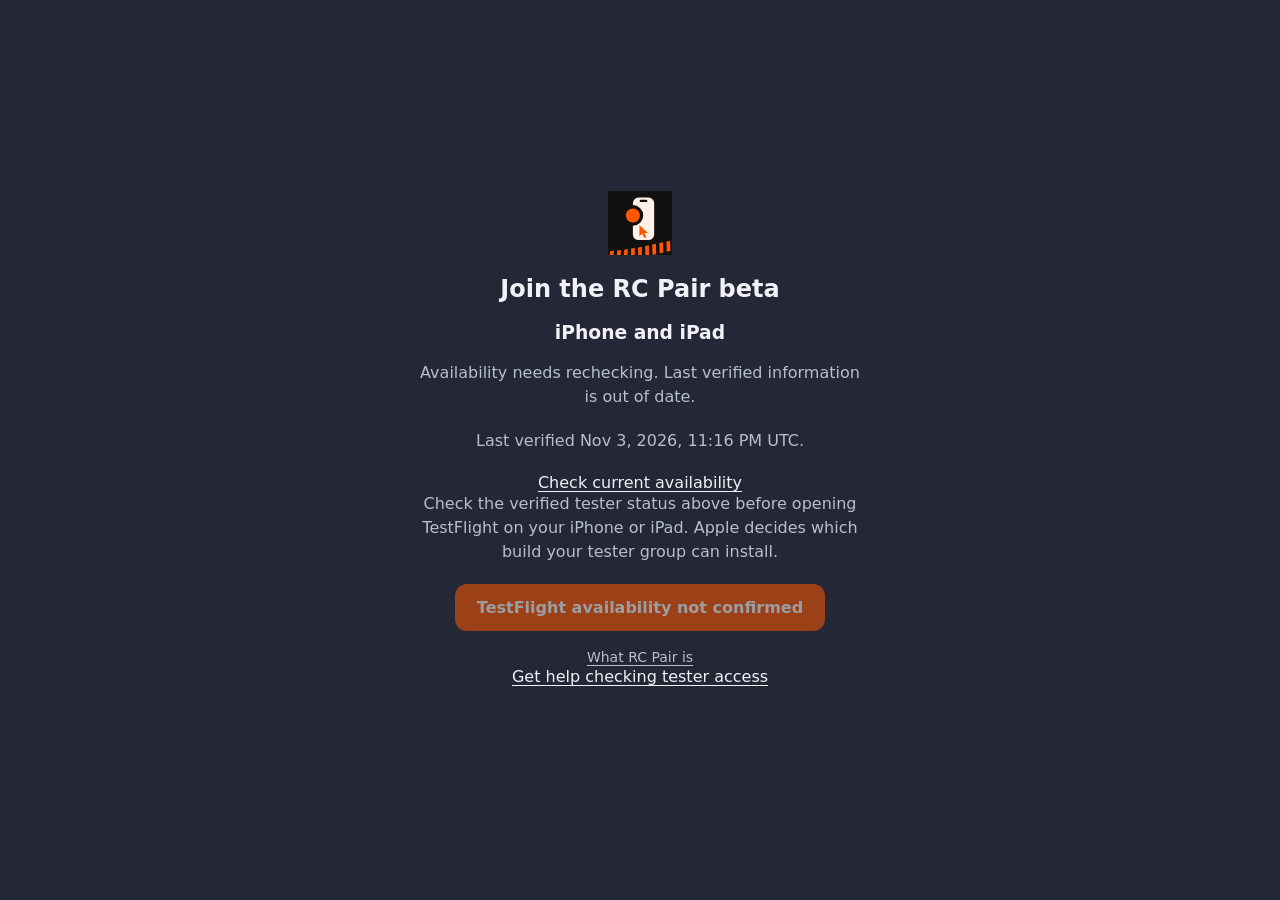
<file: beta/index.html>
<!doctype html>
<html lang="en">
<head>
<meta charset="utf-8">
<meta name="viewport" content="width=device-width, initial-scale=1">
<title>Join the RC Pair beta | RC Pair</title>
<meta name="description" content="Join the RC Pair beta on Apple TestFlight. Open this link on your iPhone or iPad.">
<meta name="robots" content="noindex,follow">
<meta name="theme-color" content="#242735">
<link rel="canonical" href="https://rcpair.si/beta/">
<meta property="og:title" content="Join the RC Pair beta">
<meta property="og:description" content="Open on your iPhone or iPad to join the RC Pair beta on TestFlight.">
<meta property="og:url" content="https://rcpair.si/beta/">
<meta property="og:image" content="https://rcpair.si/brand/og.png">
<meta name="twitter:card" content="summary_large_image">
<link rel="icon" href="../brand/favicon-32.png" type="image/png" sizes="32x32">
<link rel="icon" href="../brand/favicon-16.png" type="image/png" sizes="16x16">
<link rel="apple-touch-icon" href="../brand/apple-touch-icon.png">
<link rel="stylesheet" href="../fonts/fonts.css">

<style>
  :root{--navy:#242735;--orange:#FF5600;--chalk:#F0F2F7;--dim:#B8BED0}
  *{box-sizing:border-box}
  body{margin:0;min-height:100vh;display:flex;align-items:center;justify-content:center;background:var(--navy);color:var(--chalk);font-family:system-ui,-apple-system,"Segoe UI",sans-serif;padding:24px 16px}
  main{max-width:440px;text-align:center}
  img{width:64px;height:64px}
  h1{font-size:24px;margin:16px 0 8px}
  p{color:var(--dim);line-height:1.5;margin:0 0 20px}
  a{color:var(--chalk);text-underline-offset:3px}
  a:focus-visible{outline:2px solid var(--orange);outline-offset:4px}
  a.go{display:inline-block;background:var(--orange);color:#fff;text-decoration:none;font-weight:600;padding:14px 22px;border-radius:12px}
  a.home{display:block;margin-top:18px;color:var(--dim);font-size:14px}
</style>
<style>[aria-disabled="true"]{opacity:.55;cursor:not-allowed;pointer-events:none}</style></head>
<body>
<main>
  <img src="../brand/icon.svg" alt="">
  <h1>Join the RC Pair beta</h1><div data-release-product="rcpair" data-release-channel="external"><p>Current tester version has not been confirmed. <a href="../support/">Check tester access</a> before installing.</p></div>
  <p>Check the verified tester status above before opening TestFlight on your iPhone or iPad. Apple decides which build your tester group can install.</p>
  <a class="go" aria-disabled="true" data-release-resource="rc-ios-external" tabindex="-1" data-release-label="Open TestFlight">TestFlight availability not confirmed</a>
  <a class="home" href="../">What RC Pair is</a>
<p><a href="https://rcpair.si/support/">Get help checking tester access</a></p></main>
<script src="../t.js" defer></script>

<script src="/release-status.js" crossorigin="anonymous" referrerpolicy="no-referrer" defer></script>
</body>
</html>
</file>
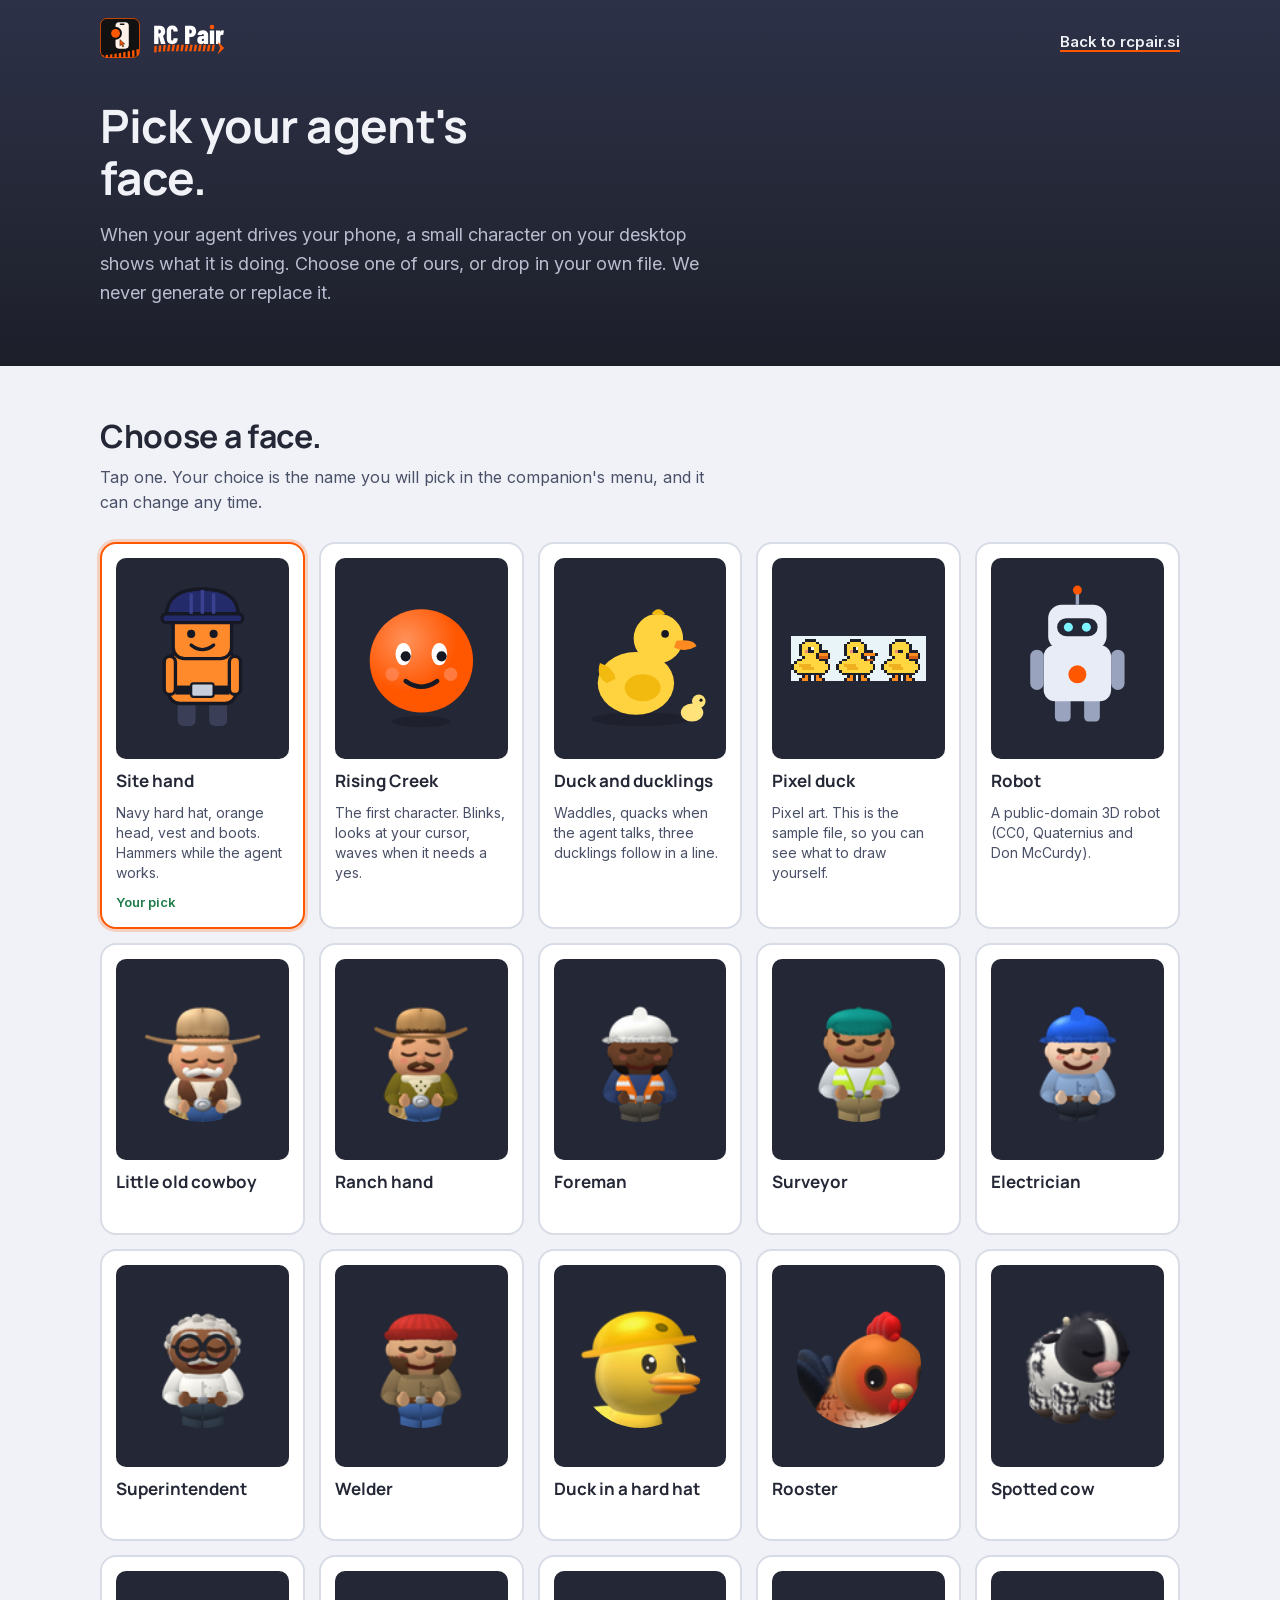
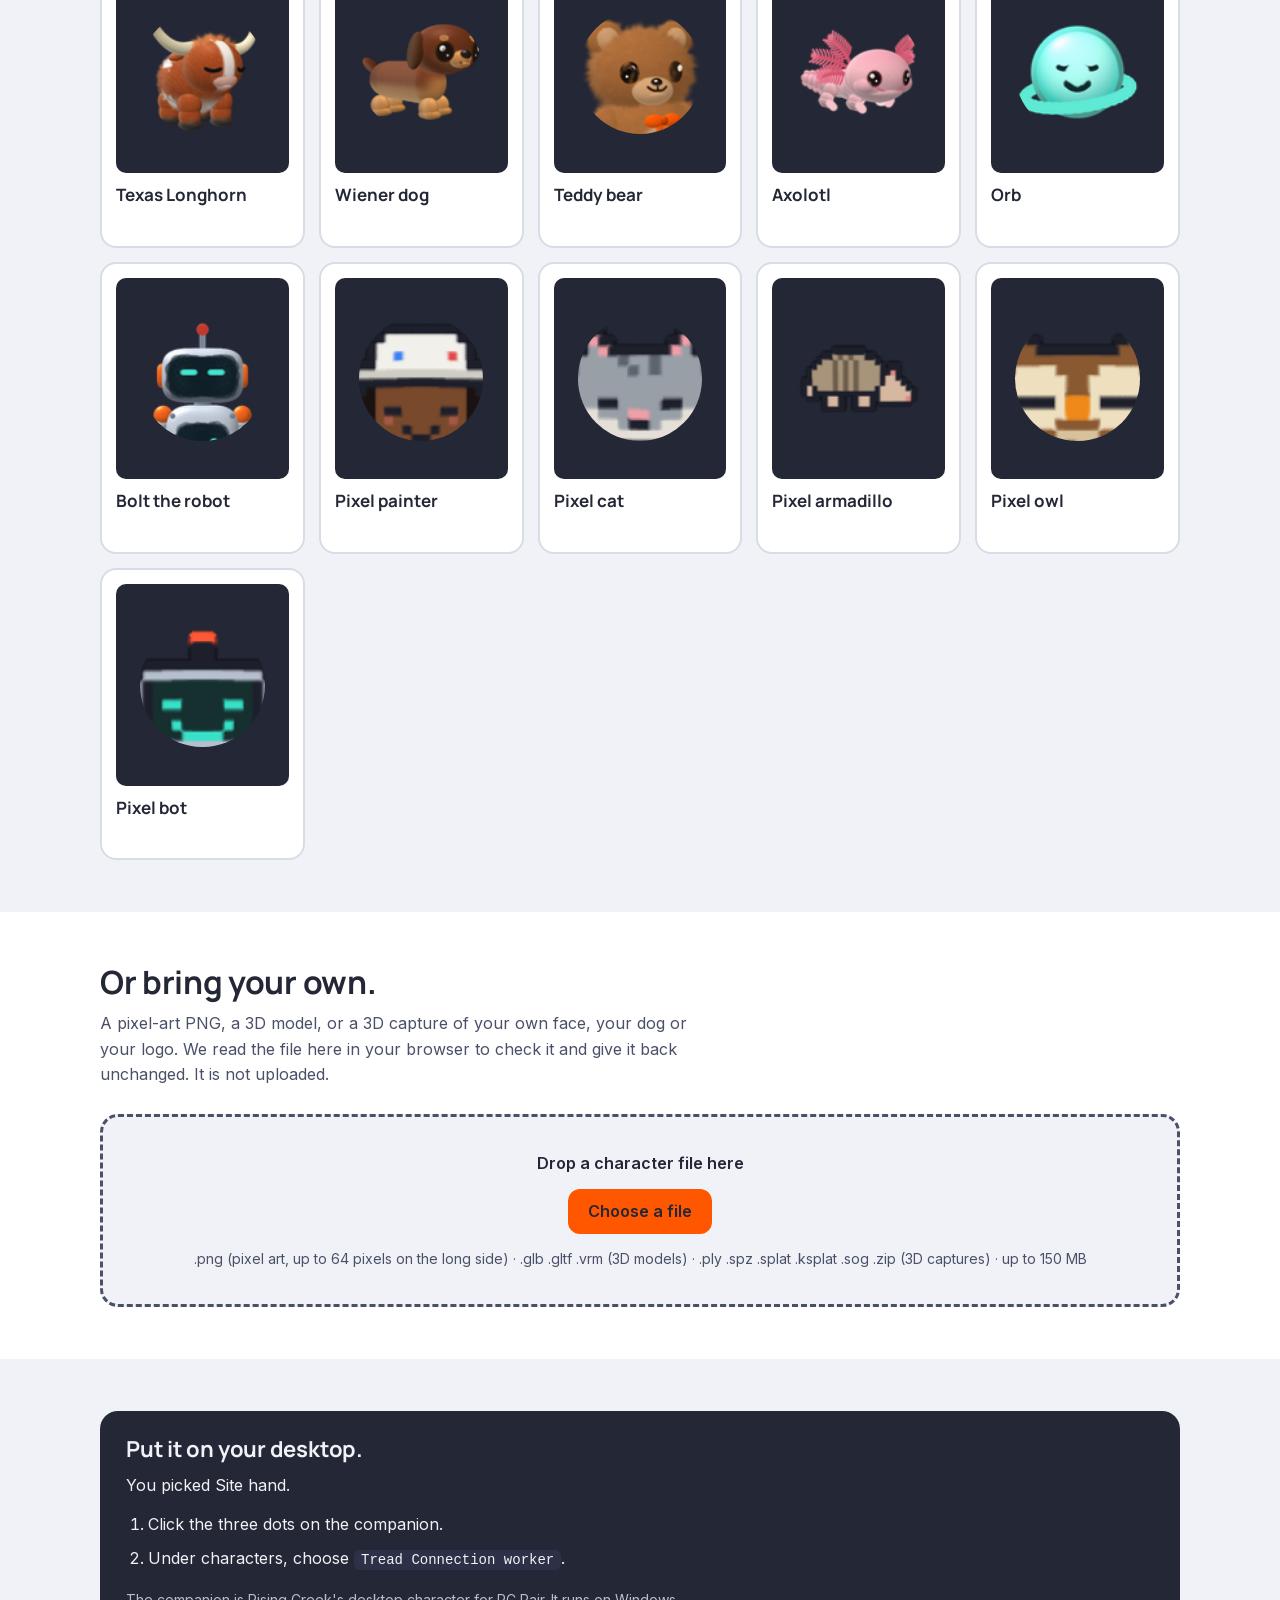
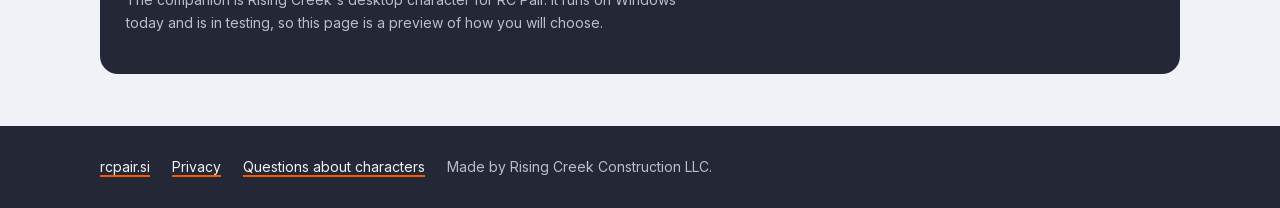
<file: characters/index.html>
<!doctype html>
<html lang="en">
<head>
<meta charset="utf-8">
<meta name="viewport" content="width=device-width, initial-scale=1">
<meta name="robots" content="noindex,nofollow">
<meta name="theme-color" content="#242735">
<title>Pick your agent's face | RC Pair</title>
<meta name="description" content="Pick a face for the agent that drives your phone, or drop in your own character file. It stays in your browser and is never uploaded.">
<link rel="icon" href="../brand/favicon-32.png" type="image/png" sizes="32x32">
<link rel="icon" href="../brand/favicon-16.png" type="image/png" sizes="16x16">
<link rel="apple-touch-icon" href="../brand/apple-touch-icon.png">
<link rel="stylesheet" href="../fonts/fonts.css">
<style>
  :root{
    --navy:#242735; --navy-hi:#2D3148; --navy-lo:#1C1E2A;
    --orange:#FF5600; --chalk:#F0F2F7; --white:#FFFFFF;
    --ink:#242735; --ink-dim:#4A5068; --line:#D8DCE6;
    --on-navy:#F0F2F7; --on-navy-dim:#B8BED0; --navy-line:#3A3F57;
    --ok:#1E7B4A; --bad:#B3261E;
    --maxw:1080px; --gutter:16px;
  }
  *{box-sizing:border-box}
  html{scroll-behavior:smooth; -webkit-text-size-adjust:100%}
  body{margin:0; background:var(--chalk); color:var(--ink);
    font-family:Inter,-apple-system,BlinkMacSystemFont,"Segoe UI",Roboto,sans-serif;
    font-size:16px; line-height:1.6; -webkit-font-smoothing:antialiased; overflow-x:hidden}
  img,svg{max-width:100%}
  h1,h2,h3{font-family:Manrope,Inter,sans-serif; line-height:1.15; margin:0; letter-spacing:-.01em}
  p{margin:0 0 14px}
  a{color:inherit; text-decoration:underline; text-decoration-color:var(--orange); text-decoration-thickness:2px; text-underline-offset:3px}
  :focus-visible{outline:3px solid var(--navy); outline-offset:3px; border-radius:4px}
  .dark :focus-visible{outline-color:var(--orange)}
  .wrap{max-width:calc(var(--maxw) + 2*var(--gutter)); margin:0 auto; padding:0 var(--gutter)}
  .dark{background:var(--navy); color:var(--on-navy)}
  .dim{color:var(--ink-dim)}
  .dark .dim{color:var(--on-navy-dim)}
  .btn{display:inline-flex; align-items:center; gap:10px; font:inherit; font-weight:700; line-height:1.2; padding:13px 20px; border-radius:12px; text-decoration:none; border:0; cursor:pointer}
  .btn-solid{background:var(--orange); color:var(--navy)}
  .btn-solid:hover{background:#FF6A1A}
  .btn-line{background:transparent; color:var(--ink); box-shadow:inset 0 0 0 2px var(--line)}
  .btn-line:hover{box-shadow:inset 0 0 0 2px var(--ink-dim)}
  [hidden]{display:none!important}
  .btn[disabled]{opacity:.45; cursor:not-allowed}

  .top{background:linear-gradient(180deg,var(--navy-hi) 0%,var(--navy) 60%,var(--navy-lo) 100%); padding:0 0 44px}
  nav{display:flex; align-items:center; justify-content:space-between; padding:18px 0 34px}
  nav a.back{font-weight:600; font-size:15px}
  .top h1{font-size:clamp(30px,5vw,46px); max-width:16ch}
  .top p.lead{font-size:18px; max-width:56ch; margin-top:16px; color:var(--on-navy-dim)}

  section.block{padding:52px 0}
  section.block.alt{background:var(--white)}
  section.block h2{font-size:clamp(24px,3.6vw,32px); margin-bottom:10px}
  section.block p.sub{max-width:62ch; color:var(--ink-dim); margin-bottom:26px}

  .faces{display:grid; grid-template-columns:repeat(auto-fill,minmax(170px,1fr)); gap:14px; list-style:none; margin:0; padding:0}
  .face{width:100%; text-align:left; font:inherit; color:inherit; background:var(--white); border:2px solid var(--line); border-radius:16px; padding:14px; cursor:pointer; display:flex; flex-direction:column; gap:8px; height:100%}
  .alt .face{background:var(--chalk)}
  .face:hover{border-color:var(--ink-dim)}
  .face[aria-pressed="true"]{border-color:var(--orange); box-shadow:0 0 0 3px rgba(255,86,0,.22)}
  .face .art{background:var(--navy); border-radius:10px; aspect-ratio:6/7; display:flex; align-items:center; justify-content:center; overflow:hidden}
  .face .art svg,.face .art img{width:78%; height:auto; max-height:92%}
  .face .art img{image-rendering:pixelated; object-fit:contain}
  .face .art img.thumb{image-rendering:auto; width:72%; max-width:150px; height:auto; border-radius:50%}
  .face .art{width:100%}
  .face b{font-family:Manrope,Inter,sans-serif; font-size:17px}
  .face span.note{font-size:14px; line-height:1.45; color:var(--ink-dim)}
  .face .tick{font-size:13px; font-weight:700; color:var(--ok); min-height:1.2em}

  .drop{border:3px dashed var(--ink-dim); border-radius:18px; padding:34px 20px; text-align:center; background:var(--chalk); transition:background .12s,border-color .12s}
  .drop.over{border-color:var(--orange); background:#FFF1E8}
  .drop p{margin:0 0 12px}
  .drop .types{font-size:14px; color:var(--ink-dim); margin-top:14px}
  input[type=file]{position:absolute; width:1px; height:1px; opacity:0; pointer-events:none}

  .mine{margin-top:22px; display:none; grid-template-columns:minmax(120px,200px) 1fr; gap:22px; align-items:start; background:var(--chalk); border:2px solid var(--line); border-radius:16px; padding:18px}
  .mine.on{display:grid}
  .mine .prev{background:var(--navy); border-radius:12px; aspect-ratio:6/7; display:flex; align-items:center; justify-content:center; color:var(--on-navy-dim); font-size:13px; text-align:center; padding:10px; overflow:hidden}
  .mine .prev img{width:100%; height:100%; object-fit:contain; image-rendering:pixelated}
  .mine h3{font-size:20px; margin-bottom:6px; overflow-wrap:anywhere}
  .meta{font-size:14px; color:var(--ink-dim); margin:0 0 10px; overflow-wrap:anywhere}
  .meta code{font-size:12px}
  .msg{font-weight:600; margin:0 0 10px}
  .msg.bad{color:var(--bad)}
  .msg.ok{color:var(--ok)}
  .row{display:flex; flex-wrap:wrap; gap:10px; margin-top:12px}
  .keepnote{font-size:14px; color:var(--ink-dim); margin-top:12px; max-width:60ch}

  .use{background:var(--navy); color:var(--on-navy); border-radius:18px; padding:26px}
  .use h3{font-size:22px; margin-bottom:10px}
  .use ol{margin:0 0 10px; padding-left:22px}
  .use li{margin-bottom:8px}
  .use code{background:var(--navy-hi); padding:2px 7px; border-radius:6px; font-size:14px; overflow-wrap:anywhere}
  .use .btn-line{color:var(--on-navy); box-shadow:inset 0 0 0 2px var(--navy-line)}
  .use .btn-line:hover{box-shadow:inset 0 0 0 2px var(--on-navy-dim)}
  .use :focus-visible{outline-color:var(--orange)}
  .use .dl{margin-top:14px}
  .status-note{margin-top:18px; font-size:14px; color:var(--on-navy-dim); max-width:62ch}

  footer{padding:30px 0; font-size:14px}
  footer .wrap{display:flex; flex-wrap:wrap; gap:8px 22px}
  @media (max-width:640px){
    .mine.on{grid-template-columns:1fr}
    .mine .prev{max-width:200px}
    .btn{white-space:normal}
  }
  @media (prefers-reduced-motion:reduce){*{transition:none!important; scroll-behavior:auto!important}}
</style>
</head>
<body>
<header class="top dark">
  <div class="wrap">
    <nav aria-label="Main">
      <a href="../"><img src="../brand/lockup-dark.svg" alt="RC Pair" width="124" height="40"></a>
      <a class="back" href="../">Back to rcpair.si</a>
    </nav>
    <h1>Pick your agent's face.</h1>
    <p class="lead">When your agent drives your phone, a small character on your desktop shows what it is doing. Choose one of ours, or drop in your own file. We never generate or replace it.</p>
  </div>
</header>

<main>
  <section class="block" aria-labelledby="pick-h">
    <div class="wrap">
      <h2 id="pick-h">Choose a face.</h2>
      <p class="sub">Tap one. Your choice is the name you will pick in the companion's menu, and it can change any time.</p>
      <ul class="faces" id="faces"></ul>
    </div>
  </section>

  <section class="block alt" aria-labelledby="own-h">
    <div class="wrap">
      <h2 id="own-h">Or bring your own.</h2>
      <p class="sub">A pixel-art PNG, a 3D model, or a 3D capture of your own face, your dog or your logo. We read the file here in your browser to check it and give it back unchanged. It is not uploaded.</p>
      <div class="drop" id="drop">
        <p><strong>Drop a character file here</strong></p>
        <p><label for="file" class="btn btn-solid" id="pickbtn" tabindex="0" role="button">Choose a file</label></p>
        <input type="file" id="file" accept=".png,.glb,.gltf,.vrm,.ply,.spz,.splat,.ksplat,.sog,.zip">
        <div class="types">.png (pixel art, up to 64 pixels on the long side) &middot; .glb .gltf .vrm (3D models) &middot; .ply .spz .splat .ksplat .sog .zip (3D captures) &middot; up to 150 MB</div>
      </div>
      <div class="mine" id="mine" aria-live="polite">
        <div class="prev" id="prev"></div>
        <div>
          <h3 id="mname"></h3>
          <p class="meta" id="mmeta"></p>
          <p class="msg" id="mmsg"></p>
          <div class="row">
            <button class="btn btn-solid" id="keep" type="button">Keep it in this browser</button>
            <button class="btn btn-line" id="forget" type="button" hidden>Remove it from this browser</button>
          </div>
          <p class="keepnote" id="keepnote">Keeping it saves the file in this browser only, so it is still here when you come back. Nothing is sent to us.</p>
        </div>
      </div>
    </div>
  </section>

  <section class="block" aria-labelledby="use-h">
    <div class="wrap">
      <div class="use" id="use" aria-live="polite">
        <h3 id="use-h">Put it on your desktop.</h3>
        <div id="usebody"></div>
        <p class="status-note">The companion is Rising Creek's desktop character for RC Pair. It runs on Windows today and is in testing, so this page is a preview of how you will choose.</p>
      </div>
    </div>
  </section>
</main>

<footer class="dark">
  <div class="wrap">
    <a href="../">rcpair.si</a>
    <a href="../privacy.html">Privacy</a>
    <a href="mailto:support@rcpair.si?subject=RC%20Pair%20characters">Questions about characters</a>
    <span class="dim">Made by Rising Creek Construction LLC.</span>
  </div>
</footer>

<script src="characters-core.js"></script>
<script src="characters.js"></script>
<script src="../t.js" defer></script>
</body>
</html>
</file>
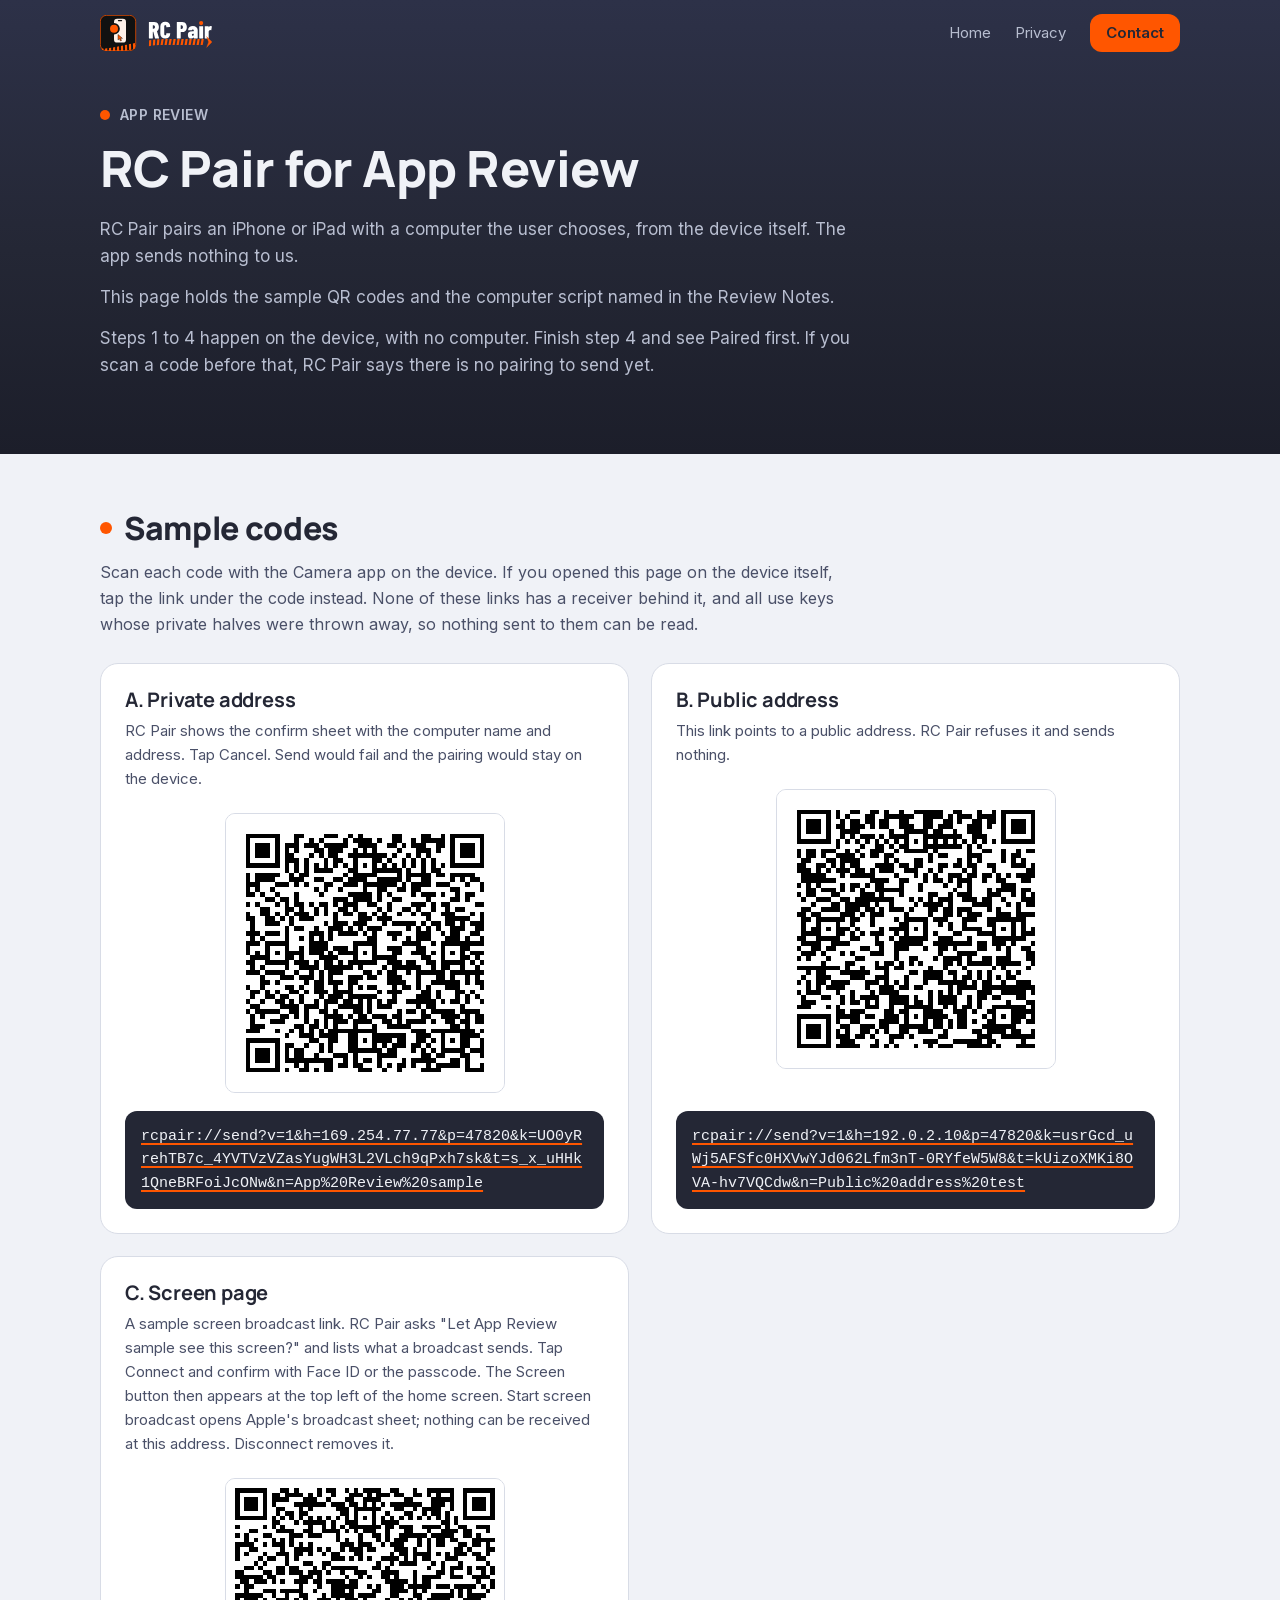
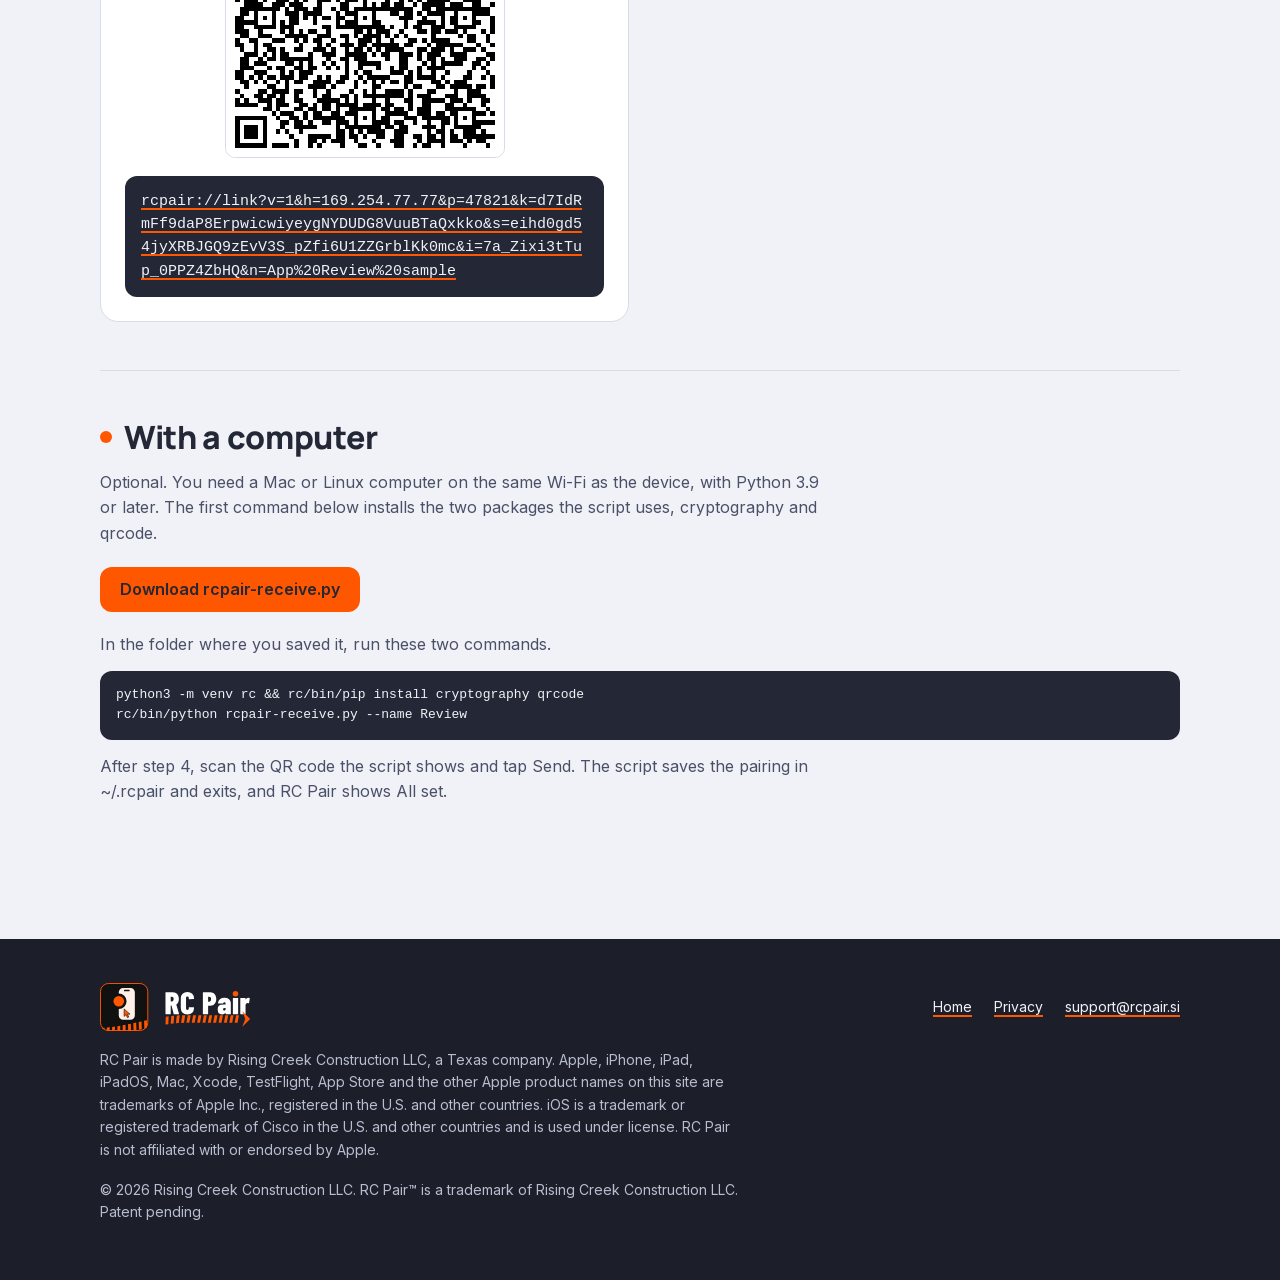
<file: review/index.html>
<!doctype html>
<html lang="en">
<head>
<meta charset="utf-8">
<meta name="viewport" content="width=device-width, initial-scale=1">
<meta name="robots" content="noindex,nofollow">
<meta name="theme-color" content="#242735">
<title>RC Pair for App Review</title>
<link rel="icon" href="../brand/favicon-32.png" type="image/png" sizes="32x32">
<link rel="icon" href="../brand/favicon-16.png" type="image/png" sizes="16x16">
<link rel="apple-touch-icon" href="../brand/apple-touch-icon.png">
<link rel="stylesheet" href="../fonts/fonts.css">
<style>

  :root{
    --navy:#242735; --navy-hi:#2D3148; --navy-lo:#1C1E2A;
    --orange:#FF5600; --chalk:#F0F2F7; --white:#FFFFFF;
    --ink:#242735; --ink-dim:#4A5068; --line:#D8DCE6;
    --on-navy:#F0F2F7; --on-navy-dim:#B8BED0; --navy-line:#3A3F57;
    --maxw:1080px; --gutter:16px;
  }
  *{box-sizing:border-box}
  html{scroll-behavior:smooth; -webkit-text-size-adjust:100%}
  body{margin:0; background:var(--chalk); color:var(--ink);
    font-family:Inter,-apple-system,BlinkMacSystemFont,"Segoe UI",Roboto,sans-serif;
    font-size:16px; line-height:1.6; -webkit-font-smoothing:antialiased; overflow-x:hidden}
  img,svg{max-width:100%}
  h1,h2,h3{font-family:Manrope,Inter,sans-serif; line-height:1.15; margin:0; letter-spacing:-.01em}
  p{margin:0 0 14px}
  a{color:inherit; text-decoration:underline; text-decoration-color:var(--orange); text-decoration-thickness:2px; text-underline-offset:3px}
  a:hover{text-decoration-thickness:3px}
  :focus-visible{outline:3px solid var(--navy); outline-offset:3px; border-radius:4px}
  .dark :focus-visible{outline-color:var(--orange)}
  .wrap{max-width:calc(var(--maxw) + 2*var(--gutter)); margin:0 auto; padding:0 var(--gutter)}
  .skip{position:absolute; left:-999px; top:8px; background:var(--orange); color:var(--navy); padding:8px 12px; border-radius:8px; font-weight:700; z-index:10}
  .skip:focus{left:8px}
  .dark{background:var(--navy); color:var(--on-navy)}
  .dark .dim{color:var(--on-navy-dim)}
  .dim{color:var(--ink-dim)}

  /* buttons: navy text on orange, bold */
  .btn{display:inline-flex; align-items:center; gap:10px; font-weight:700; font-size:16px; line-height:1.2; padding:13px 20px; border-radius:12px; text-decoration:none; white-space:nowrap}
  .btn-solid{background:var(--orange); color:var(--navy)}
  .btn-solid:hover{background:#FF6A1A; text-decoration:none}
  .btn-ghost{color:var(--on-navy); box-shadow:inset 0 0 0 2px var(--navy-line)}
  .btn-ghost:hover{box-shadow:inset 0 0 0 2px var(--on-navy-dim); text-decoration:none}
  .btn .node{width:10px; height:10px; border-radius:50%; background:var(--navy)}

  /* top */
  .top{background:linear-gradient(180deg,var(--navy-hi) 0%,var(--navy) 55%,var(--navy-lo) 100%)}
  nav{display:flex; align-items:center; justify-content:space-between; gap:12px; padding:14px 0}
  .logo{display:block; line-height:0; text-decoration:none}
  .logo img{display:block; height:36px; width:auto; margin:0}
  .nav-links{display:flex; gap:24px; align-items:center; font-size:15px}
  .nav-links a{color:var(--on-navy-dim); text-decoration:none}
  .nav-links a:hover{color:var(--on-navy)}
  .nav-links a.btn{color:var(--navy); padding:10px 16px; font-size:15px}
  .menu{display:none; position:relative}
  .menu summary{list-style:none; cursor:pointer; display:inline-flex; align-items:center; gap:10px; font-weight:700; font-size:15px; color:var(--on-navy); padding:10px 14px; border-radius:12px; box-shadow:inset 0 0 0 2px var(--navy-line)}
  .menu summary::-webkit-details-marker{display:none}
  .menu summary::after{content:""; width:8px; height:8px; margin-top:-4px; border-right:2.5px solid var(--orange); border-bottom:2.5px solid var(--orange); transform:rotate(45deg); transition:transform .2s}
  .menu[open] summary::after{transform:rotate(225deg); margin-top:4px}
  .menu-panel{position:absolute; right:0; top:calc(100% + 8px); z-index:20; width:min(260px, calc(100vw - 32px)); background:var(--navy-lo); border:1px solid var(--navy-line); border-radius:16px; padding:8px; box-shadow:0 18px 40px rgba(0,0,0,.35)}
  .menu-panel a{display:block; padding:12px 14px; border-radius:10px; color:var(--on-navy); text-decoration:none; font-size:16px}
  .menu-panel a:hover{background:var(--navy-hi)}
  .menu-panel a.btn{display:flex; justify-content:center; margin-top:6px; color:var(--navy)}
  .menu-panel a.btn:hover{background:#FF6A1A}
  /* The lockup file has clear space around the art. This box crops to the art so it lines up with text. */
  .lockup{position:relative; overflow:hidden; aspect-ratio:807.64/260; display:block; width:150px}
  .lockup img{position:absolute; width:100%; max-width:none; left:0; top:0; height:auto}


  .phero{padding:36px 0 60px; max-width:780px}
  .phero .eyebrow{display:inline-flex; align-items:center; gap:10px; font-size:14px; font-weight:700; letter-spacing:.4px; text-transform:uppercase; margin:0 0 14px}
  .phero .eyebrow::before{content:""; width:10px; height:10px; border-radius:50%; background:var(--orange)}
  .phero h1{font-size:clamp(34px,5.6vw,50px); font-weight:800; margin-bottom:18px}
  .phero p{color:var(--on-navy-dim); font-size:17px}
  .doc{overflow-wrap:anywhere; padding-top:56px; padding-bottom:72px}
  .doc section.block{padding:0 0 48px}
  .doc section.block + section.block{border-top:1px solid var(--line); padding-top:48px}
  .doc h2{font-size:clamp(24px,3.6vw,32px); font-weight:800; margin-bottom:14px; display:flex; align-items:center; gap:12px}
  .doc h2::before{content:""; width:12px; height:12px; border-radius:50%; background:var(--orange); flex:none}
  .doc p{color:var(--ink-dim); max-width:46em}
  .codes{display:grid; grid-template-columns:1fr 1fr; gap:22px; margin-top:26px}
  .code{background:var(--white); border:1px solid var(--line); border-radius:18px; padding:24px; display:flex; flex-direction:column; min-width:0}
  .code h3{font-size:20px; margin-bottom:8px}
  .code p{font-size:15px}
  .code img{display:block; width:100%; max-width:280px; height:auto; margin:8px auto 18px; border-radius:10px; image-rendering:pixelated; background:#fff; border:1px solid var(--line)}
  .mono{font-family:ui-monospace,SFMono-Regular,Menlo,Consolas,monospace; font-size:13px; line-height:1.55;
    background:var(--navy); border-radius:12px; padding:14px 16px; color:var(--on-navy)!important;
    overflow-wrap:anywhere; word-break:break-all; margin:auto 0 0; max-width:none!important}
  .mono a{color:var(--on-navy); text-decoration-color:var(--orange)}
  pre.mono{white-space:pre-wrap; word-break:normal; margin:0}
  .doc .btn{background:var(--orange); color:var(--navy); margin:6px 0 20px; text-decoration:none}
  .doc .btn:hover{background:#FF6A1A}
  footer.dark{background:var(--navy-lo); color:var(--on-navy-dim); padding:44px 0 56px; font-size:14px}
  .foot-top{display:flex; justify-content:space-between; gap:20px; flex-wrap:wrap; align-items:center}
  .foot-links{display:flex; gap:10px 22px; flex-wrap:wrap}
  .foot-links a{color:var(--on-navy); text-decoration-color:var(--orange)}
  .fine{margin:18px 0 0; max-width:640px; line-height:1.6}


  @media (max-width:760px){
    .codes{grid-template-columns:1fr}
    .nav-links{display:none}
    .menu{display:block}
    .logo img{height:32px; margin:0}
    .nav-links a.btn{padding:9px 13px; font-size:14px}
    .phero{padding:20px 0 44px}
    .code{padding:20px 18px}
  }
</style>
</head>
<body>
<div class="top dark">
  <div class="wrap">
    <nav aria-label="Main">
      <a class="logo" href="../"><img src="../brand/lockup-dark.svg" alt="RC Pair" width="112" height="36"></a>
      <div class="nav-links">
        <a href="../">Home</a>
        <a href="../privacy.html">Privacy</a>
        <a href="mailto:support@rcpair.si?subject=RC%20Pair%20question" class="btn btn-solid">Contact</a>
      </div>
      <details class="menu">
        <summary>Menu</summary>
        <div class="menu-panel">
          <a href="../">Home</a>
          <a href="../privacy.html">Privacy</a>
          <a href="mailto:support@rcpair.si?subject=RC%20Pair%20question" class="btn btn-solid">Contact</a>
        </div>
      </details>
    </nav>
    <header class="phero">
      <p class="eyebrow">App Review</p>
      <h1>RC Pair for App Review</h1>
      <p>RC Pair pairs an iPhone or iPad with a computer the user chooses, from the device itself. The app sends nothing to us.</p>
      <p>This page holds the sample QR codes and the computer script named in the Review Notes.</p>
      <p>Steps 1 to 4 happen on the device, with no computer. Finish step 4 and see Paired first. If you scan a code before that, RC Pair says there is no pairing to send yet.</p>
    </header>
  </div>
</div>
<main class="doc wrap">

    <section class="block" id="samples">
      <h2>Sample codes</h2>
      <p>Scan each code with the Camera app on the device. If you opened this page on the device itself, tap the link under the code instead. None of these links has a receiver behind it, and all use keys whose private halves were thrown away, so nothing sent to them can be read.</p>
      <div class="codes">
        <div class="code">
          <h3>A. Private address</h3>
          <p>RC Pair shows the confirm sheet with the computer name and address. Tap Cancel. Send would fail and the pairing would stay on the device.</p>
          <img src="qr-a.png" width="342" height="342" alt="QR code A, a link to a private link-local address">
          <p class="mono"><a href="rcpair://send?v=1&amp;h=169.254.77.77&amp;p=47820&amp;k=UO0yRrehTB7c_4YVTVzVZasYugWH3L2VLch9qPxh7sk&amp;t=s_x_uHHk1QneBRFoiJcONw&amp;n=App%20Review%20sample">rcpair://send?v=1&amp;h=169.254.77.77&amp;p=47820&amp;k=UO0yRrehTB7c_4YVTVzVZasYugWH3L2VLch9qPxh7sk&amp;t=s_x_uHHk1QneBRFoiJcONw&amp;n=App%20Review%20sample</a></p>
        </div>
        <div class="code">
          <h3>B. Public address</h3>
          <p>This link points to a public address. RC Pair refuses it and sends nothing.</p>
          <img src="qr-b.png" width="342" height="342" alt="QR code B, a link to a public test address">
          <p class="mono"><a href="rcpair://send?v=1&amp;h=192.0.2.10&amp;p=47820&amp;k=usrGcd_uWj5AFSfc0HXVwYJd062Lfm3nT-0RYfeW5W8&amp;t=kUizoXMKi8OVA-hv7VQCdw&amp;n=Public%20address%20test">rcpair://send?v=1&amp;h=192.0.2.10&amp;p=47820&amp;k=usrGcd_uWj5AFSfc0HXVwYJd062Lfm3nT-0RYfeW5W8&amp;t=kUizoXMKi8OVA-hv7VQCdw&amp;n=Public%20address%20test</a></p>
        </div>
        <div class="code">
          <h3>C. Screen page</h3>
          <p>A sample screen broadcast link. RC Pair asks "Let App Review sample see this screen?" and lists what a broadcast sends. Tap Connect and confirm with Face ID or the passcode. The Screen button then appears at the top left of the home screen. Start screen broadcast opens Apple's broadcast sheet; nothing can be received at this address. Disconnect removes it.</p>
          <img src="qr-c.png" width="342" height="342" alt="QR code C, a sample screen broadcast link to a private link-local address">
          <p class="mono"><a href="rcpair://link?v=1&amp;h=169.254.77.77&amp;p=47821&amp;k=d7IdRmFf9daP8ErpwicwiyeygNYDUDG8VuuBTaQxkko&amp;s=eihd0gd54jyXRBJGQ9zEvV3S_pZfi6U1ZZGrblKk0mc&amp;i=7a_Zixi3tTup_0PPZ4ZbHQ&amp;n=App%20Review%20sample">rcpair://link?v=1&amp;h=169.254.77.77&amp;p=47821&amp;k=d7IdRmFf9daP8ErpwicwiyeygNYDUDG8VuuBTaQxkko&amp;s=eihd0gd54jyXRBJGQ9zEvV3S_pZfi6U1ZZGrblKk0mc&amp;i=7a_Zixi3tTup_0PPZ4ZbHQ&amp;n=App%20Review%20sample</a></p>
        </div>
      </div>
    </section>

    <section class="block" id="computer">
      <h2>With a computer</h2>
      <p>Optional. You need a Mac or Linux computer on the same Wi-Fi as the device, with Python 3.9 or later. The first command below installs the two packages the script uses, cryptography and qrcode.</p>
      <a class="btn" href="rcpair-receive.py" download>Download rcpair-receive.py</a>
      <p>In the folder where you saved it, run these two commands.</p>
      <pre class="mono">python3 -m venv rc &amp;&amp; rc/bin/pip install cryptography qrcode
rc/bin/python rcpair-receive.py --name Review</pre>
      <p style="margin-top:14px">After step 4, scan the QR code the script shows and tap Send. The script saves the pairing in ~/.rcpair and exits, and RC Pair shows All set.</p>
    </section>
  </main>
<footer class="dark">
  <div class="wrap">
    <div class="foot-top">
      <a class="lockup" href="../"><img src="../brand/lockup-dark.svg" alt="RC Pair" width="808" height="260"></a>
      <div class="foot-links">
        <a href="../">Home</a>
        <a href="../privacy.html">Privacy</a>
        <a href="mailto:support@rcpair.si?subject=RC%20Pair%20question">support@rcpair.si</a>
      </div>
    </div>
    <p class="fine">RC Pair is made by Rising Creek Construction LLC, a Texas company. Apple, iPhone, iPad, iPadOS, Mac, Xcode, TestFlight, App Store and the other Apple product names on this site are trademarks of Apple Inc., registered in the U.S. and other countries. iOS is a trademark or registered trademark of Cisco in the U.S. and other countries and is used under license. RC Pair is not affiliated with or endorsed by Apple.</p>
    <p class="fine">© 2026 Rising Creek Construction LLC. RC Pair™ is a trademark of Rising Creek Construction LLC. Patent pending.</p>
  </div>
</footer>
<script>
  // Close the phone menu after a link in it is chosen.
  document.querySelectorAll('.menu-panel a').forEach(function(a){
    a.addEventListener('click', function(){ var d=a.closest('details'); if(d){ d.open=false; } });
  });
</script>
<script src="../t.js" defer></script>
</body>
</html>
</file>
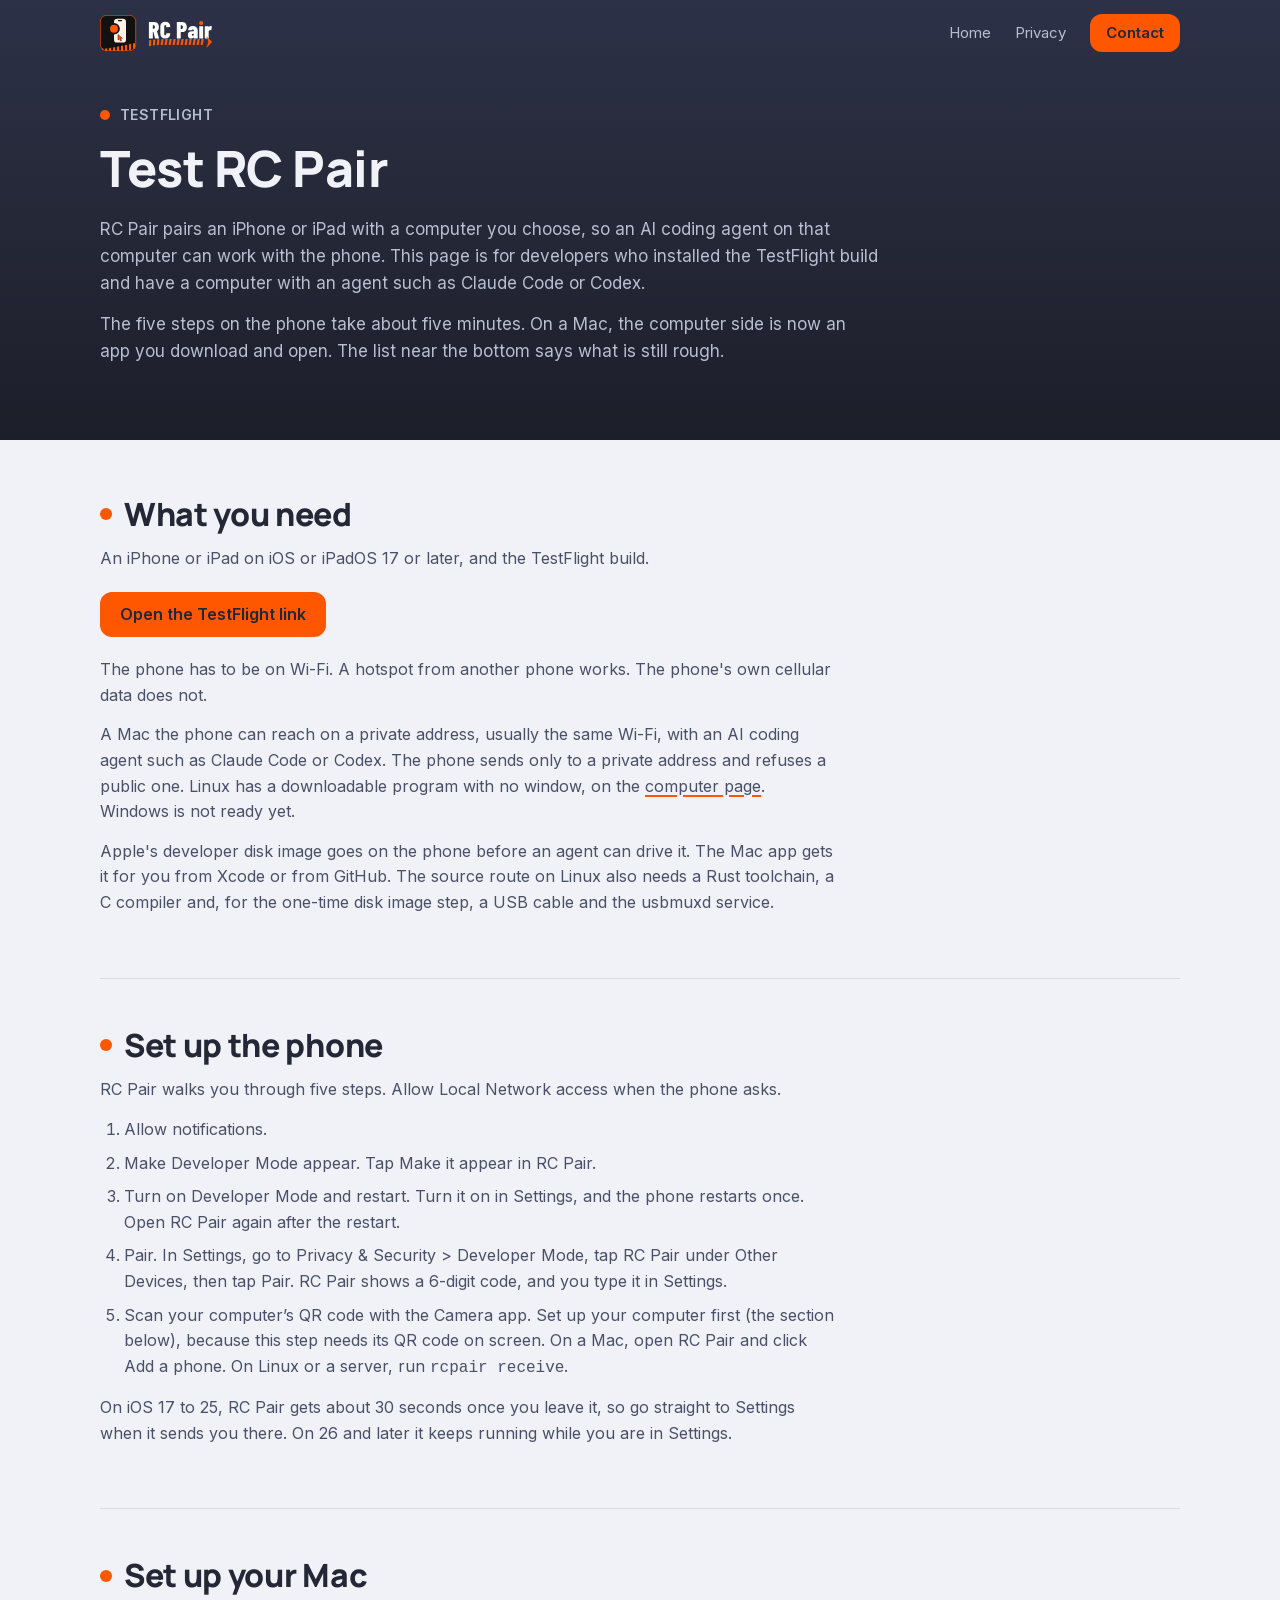
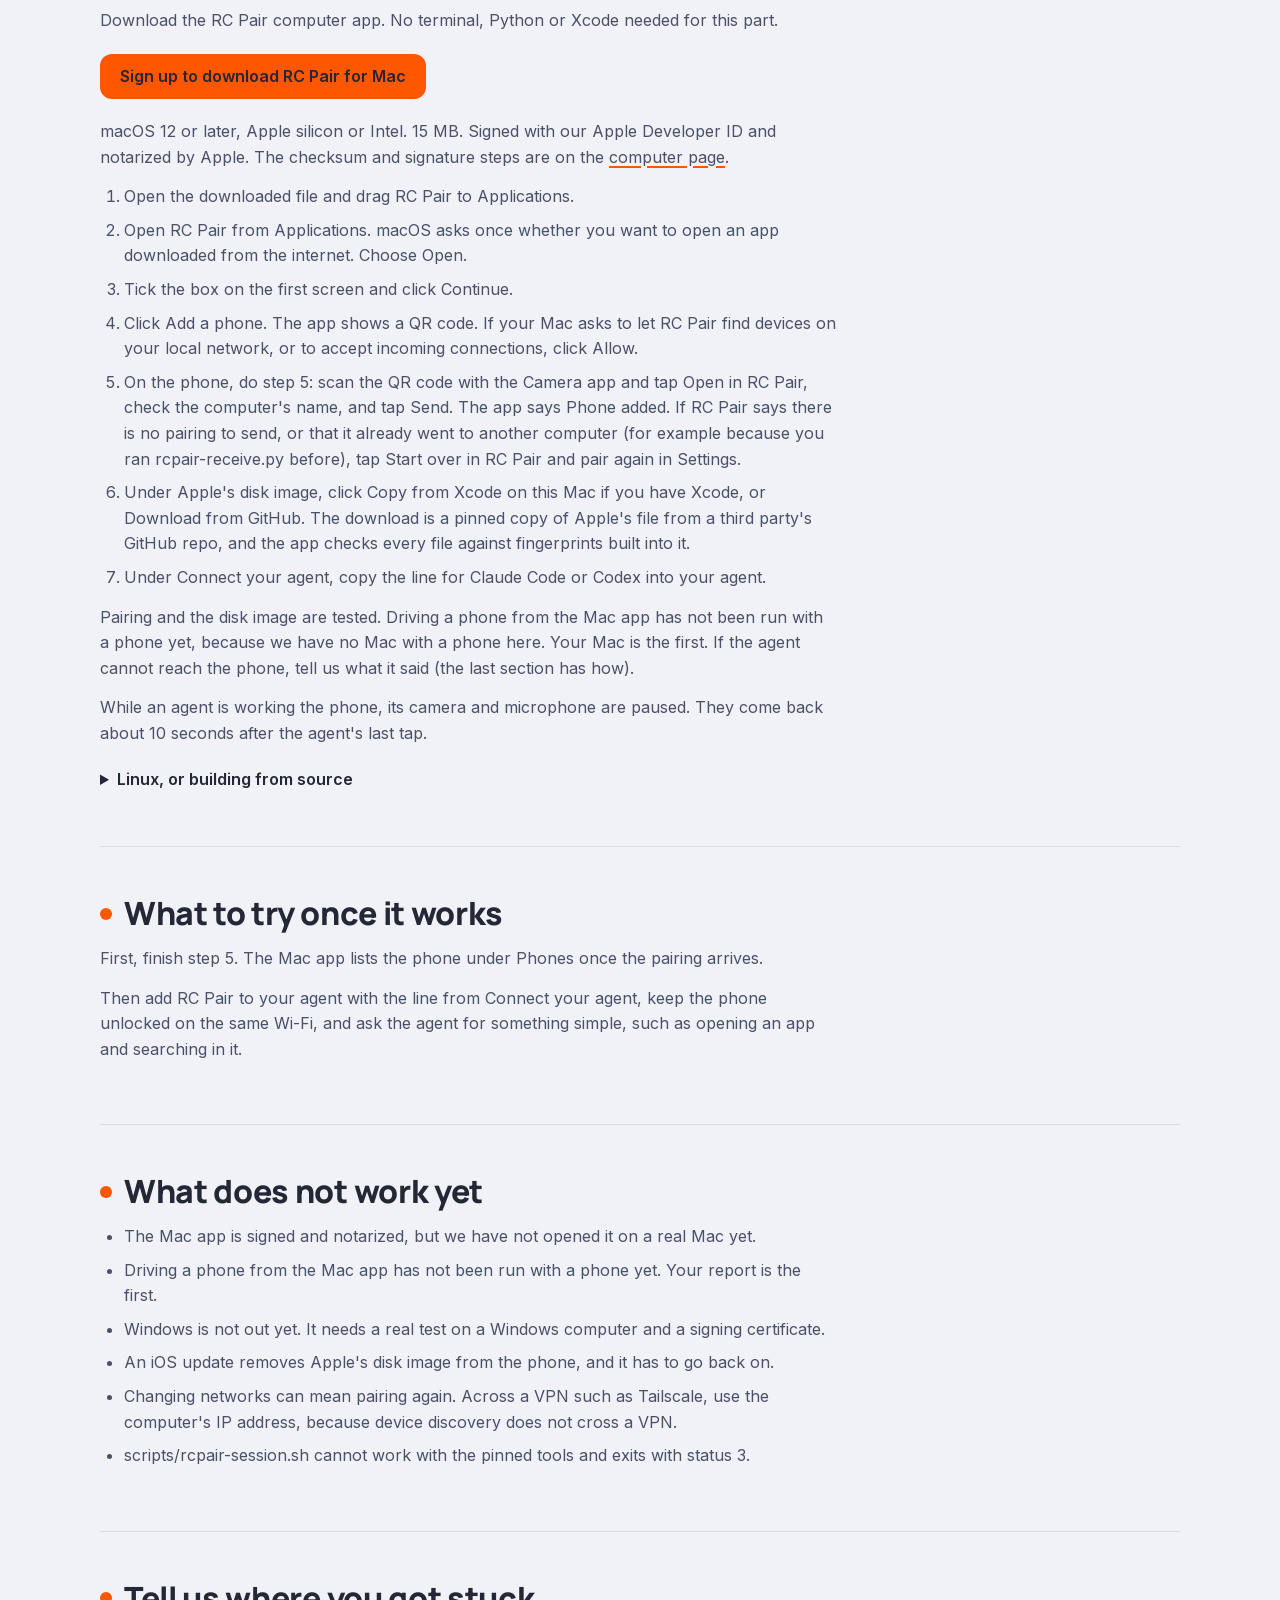
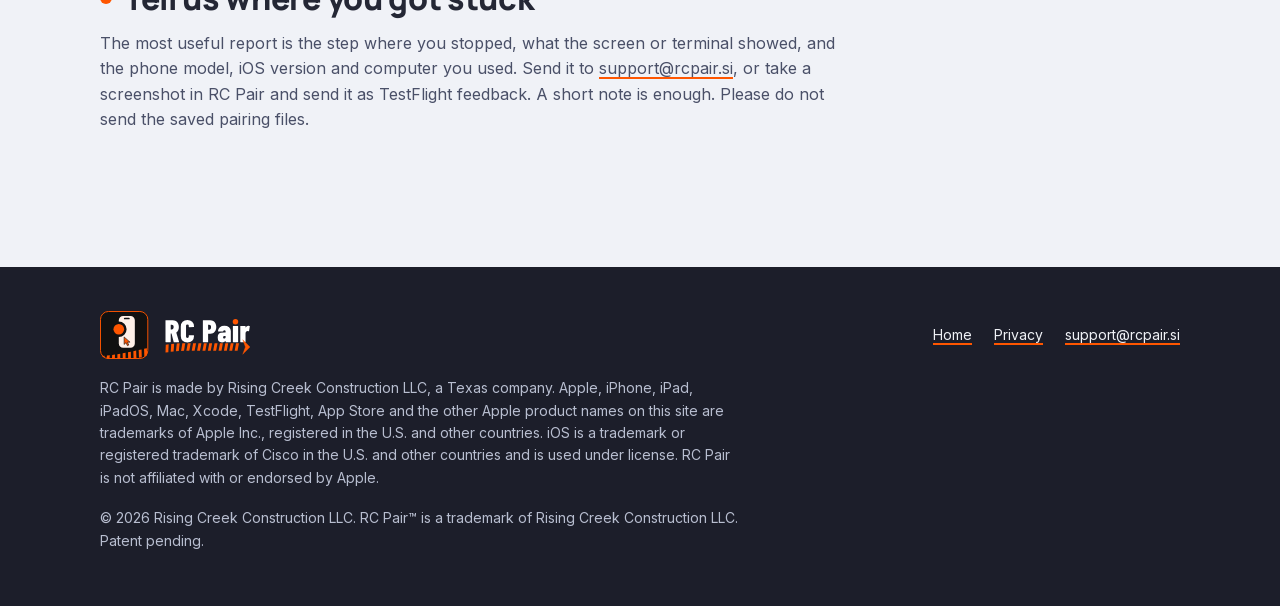
<file: test/index.html>
<!doctype html>
<html lang="en">
<head>
<meta charset="utf-8">
<meta name="viewport" content="width=device-width, initial-scale=1">
<meta name="robots" content="noindex,nofollow">
<meta name="theme-color" content="#242735">
<title>Test RC Pair</title>
<meta name="description" content="Setup notes for TestFlight testers of RC Pair, with the commands for your computer and a list of what does not work yet.">
<link rel="icon" href="../brand/favicon-32.png" type="image/png" sizes="32x32">
<link rel="icon" href="../brand/favicon-16.png" type="image/png" sizes="16x16">
<link rel="apple-touch-icon" href="../brand/apple-touch-icon.png">
<link rel="stylesheet" href="../fonts/fonts.css">
<style>

  :root{
    --navy:#242735; --navy-hi:#2D3148; --navy-lo:#1C1E2A;
    --orange:#FF5600; --chalk:#F0F2F7; --white:#FFFFFF;
    --ink:#242735; --ink-dim:#4A5068; --line:#D8DCE6;
    --on-navy:#F0F2F7; --on-navy-dim:#B8BED0; --navy-line:#3A3F57;
    --maxw:1080px; --gutter:16px;
  }
  *{box-sizing:border-box}
  html{scroll-behavior:smooth; -webkit-text-size-adjust:100%}
  body{margin:0; background:var(--chalk); color:var(--ink);
    font-family:Inter,-apple-system,BlinkMacSystemFont,"Segoe UI",Roboto,sans-serif;
    font-size:16px; line-height:1.6; -webkit-font-smoothing:antialiased; overflow-x:hidden}
  img,svg{max-width:100%}
  h1,h2,h3{font-family:Manrope,Inter,sans-serif; line-height:1.15; margin:0; letter-spacing:-.01em}
  p{margin:0 0 14px}
  a{color:inherit; text-decoration:underline; text-decoration-color:var(--orange); text-decoration-thickness:2px; text-underline-offset:3px}
  a:hover{text-decoration-thickness:3px}
  :focus-visible{outline:3px solid var(--navy); outline-offset:3px; border-radius:4px}
  .dark :focus-visible{outline-color:var(--orange)}
  .wrap{max-width:calc(var(--maxw) + 2*var(--gutter)); margin:0 auto; padding:0 var(--gutter)}
  .skip{position:absolute; left:-999px; top:8px; background:var(--orange); color:var(--navy); padding:8px 12px; border-radius:8px; font-weight:700; z-index:10}
  .skip:focus{left:8px}
  .dark{background:var(--navy); color:var(--on-navy)}
  .dark .dim{color:var(--on-navy-dim)}
  .dim{color:var(--ink-dim)}

  /* buttons: navy text on orange, bold */
  .btn{display:inline-flex; align-items:center; gap:10px; font-weight:700; font-size:16px; line-height:1.2; padding:13px 20px; border-radius:12px; text-decoration:none; white-space:nowrap}
  .btn-solid{background:var(--orange); color:var(--navy)}
  .btn-solid:hover{background:#FF6A1A; text-decoration:none}
  .btn-ghost{color:var(--on-navy); box-shadow:inset 0 0 0 2px var(--navy-line)}
  .btn-ghost:hover{box-shadow:inset 0 0 0 2px var(--on-navy-dim); text-decoration:none}
  .btn .node{width:10px; height:10px; border-radius:50%; background:var(--navy)}

  /* top */
  .top{background:linear-gradient(180deg,var(--navy-hi) 0%,var(--navy) 55%,var(--navy-lo) 100%)}
  nav{display:flex; align-items:center; justify-content:space-between; gap:12px; padding:14px 0}
  .logo{display:block; line-height:0; text-decoration:none}
  .logo img{display:block; height:36px; width:auto; margin:0}
  .nav-links{display:flex; gap:24px; align-items:center; font-size:15px}
  .nav-links a{color:var(--on-navy-dim); text-decoration:none}
  .nav-links a:hover{color:var(--on-navy)}
  .nav-links a.btn{color:var(--navy); padding:10px 16px; font-size:15px}
  .menu{display:none; position:relative}
  .menu summary{list-style:none; cursor:pointer; display:inline-flex; align-items:center; gap:10px; font-weight:700; font-size:15px; color:var(--on-navy); padding:10px 14px; border-radius:12px; box-shadow:inset 0 0 0 2px var(--navy-line)}
  .menu summary::-webkit-details-marker{display:none}
  .menu summary::after{content:""; width:8px; height:8px; margin-top:-4px; border-right:2.5px solid var(--orange); border-bottom:2.5px solid var(--orange); transform:rotate(45deg); transition:transform .2s}
  .menu[open] summary::after{transform:rotate(225deg); margin-top:4px}
  .menu-panel{position:absolute; right:0; top:calc(100% + 8px); z-index:20; width:min(260px, calc(100vw - 32px)); background:var(--navy-lo); border:1px solid var(--navy-line); border-radius:16px; padding:8px; box-shadow:0 18px 40px rgba(0,0,0,.35)}
  .menu-panel a{display:block; padding:12px 14px; border-radius:10px; color:var(--on-navy); text-decoration:none; font-size:16px}
  .menu-panel a:hover{background:var(--navy-hi)}
  .menu-panel a.btn{display:flex; justify-content:center; margin-top:6px; color:var(--navy)}
  .menu-panel a.btn:hover{background:#FF6A1A}
  /* The lockup file has clear space around the art. This box crops to the art so it lines up with text. */
  .lockup{position:relative; overflow:hidden; aspect-ratio:807.64/260; display:block; width:150px}
  .lockup img{position:absolute; width:100%; max-width:none; left:0; top:0; height:auto}


  .phero{padding:36px 0 60px; max-width:780px}
  .phero .eyebrow{display:inline-flex; align-items:center; gap:10px; font-size:14px; font-weight:700; letter-spacing:.4px; text-transform:uppercase; margin:0 0 14px}
  .phero .eyebrow::before{content:""; width:10px; height:10px; border-radius:50%; background:var(--orange)}
  .phero h1{font-size:clamp(34px,5.6vw,50px); font-weight:800; margin-bottom:18px}
  .phero p{color:var(--on-navy-dim); font-size:17px}
  .doc{overflow-wrap:anywhere; padding-top:56px; padding-bottom:72px}
  .doc section.block{padding:0 0 48px}
  .doc section.block + section.block{border-top:1px solid var(--line); padding-top:48px}
  .doc h2{font-size:clamp(24px,3.6vw,32px); font-weight:800; margin-bottom:14px; display:flex; align-items:center; gap:12px}
  .doc h2::before{content:""; width:12px; height:12px; border-radius:50%; background:var(--orange); flex:none}
  .doc p{color:var(--ink-dim); max-width:46em}
  .doc ol,.doc ul{color:var(--ink-dim); max-width:46em; margin:0 0 14px; padding-left:24px}
  .doc li{margin:0 0 8px}
  .doc details{margin:8px 0 0}
  .doc details summary{cursor:pointer; font-weight:700; color:var(--ink); padding:6px 0}
  .codes{display:grid; grid-template-columns:1fr 1fr; gap:22px; margin-top:26px}
  .code{background:var(--white); border:1px solid var(--line); border-radius:18px; padding:24px; display:flex; flex-direction:column; min-width:0}
  .code h3{font-size:20px; margin-bottom:8px}
  .code p{font-size:15px}
  .code img{display:block; width:100%; max-width:280px; height:auto; margin:8px auto 18px; border-radius:10px; image-rendering:pixelated; background:#fff; border:1px solid var(--line)}
  .mono{font-family:ui-monospace,SFMono-Regular,Menlo,Consolas,monospace; font-size:13px; line-height:1.55;
    background:var(--navy); border-radius:12px; padding:14px 16px; color:var(--on-navy)!important;
    overflow-wrap:anywhere; word-break:break-all; margin:auto 0 0; max-width:none!important}
  .mono a{color:var(--on-navy); text-decoration-color:var(--orange)}
  pre.mono{white-space:pre-wrap; word-break:normal; margin:0}
  .doc .btn{background:var(--orange); color:var(--navy); margin:6px 0 20px; text-decoration:none}
  .doc .btn:hover{background:#FF6A1A}
  footer.dark{background:var(--navy-lo); color:var(--on-navy-dim); padding:44px 0 56px; font-size:14px}
  .foot-top{display:flex; justify-content:space-between; gap:20px; flex-wrap:wrap; align-items:center}
  .foot-links{display:flex; gap:10px 22px; flex-wrap:wrap}
  .foot-links a{color:var(--on-navy); text-decoration-color:var(--orange)}
  .fine{margin:18px 0 0; max-width:640px; line-height:1.6}


  @media (max-width:760px){
    .codes{grid-template-columns:1fr}
    .nav-links{display:none}
    .menu{display:block}
    .logo img{height:32px; margin:0}
    .nav-links a.btn{padding:9px 13px; font-size:14px}
    .phero{padding:20px 0 44px}
    .code{padding:20px 18px}
  }
</style>
</head>
<body>
<div class="top dark">
  <div class="wrap">
    <nav aria-label="Main">
      <a class="logo" href="../"><img src="../brand/lockup-dark.svg" alt="RC Pair" width="112" height="36"></a>
      <div class="nav-links">
        <a href="../">Home</a>
        <a href="../privacy.html">Privacy</a>
        <a href="mailto:support@rcpair.si?subject=RC%20Pair%20question" class="btn btn-solid">Contact</a>
      </div>
      <details class="menu">
        <summary>Menu</summary>
        <div class="menu-panel">
          <a href="../">Home</a>
          <a href="../privacy.html">Privacy</a>
          <a href="mailto:support@rcpair.si?subject=RC%20Pair%20question" class="btn btn-solid">Contact</a>
        </div>
      </details>
    </nav>
    <header class="phero">
      <p class="eyebrow">TestFlight</p>
      <h1>Test RC Pair</h1>
      <p>RC Pair pairs an iPhone or iPad with a computer you choose, so an AI coding agent on that computer can work with the phone. This page is for developers who installed the TestFlight build and have a computer with an agent such as Claude Code or Codex.</p>
      <p>The five steps on the phone take about five minutes. On a Mac, the computer side is now an app you download and open. The list near the bottom says what is still rough.</p>
    </header>
  </div>
</div>
<main class="doc wrap">

    <section class="block" id="need">
      <h2>What you need</h2>
      <p>An iPhone or iPad on iOS or iPadOS 17 or later, and the TestFlight build.</p>
      <a class="btn" href="https://testflight.apple.com/join/jECT6VHj">Open the TestFlight link</a>
      <p>The phone has to be on Wi-Fi. A hotspot from another phone works. The phone's own cellular data does not.</p>
      <p>A Mac the phone can reach on a private address, usually the same Wi-Fi, with an AI coding agent such as Claude Code or Codex. The phone sends only to a private address and refuses a public one. Linux has a downloadable program with no window, on the <a href="../computer.html#linux">computer page</a>. Windows is not ready yet.</p>
      <p>Apple's developer disk image goes on the phone before an agent can drive it. The Mac app gets it for you from Xcode or from GitHub. The source route on Linux also needs a Rust toolchain, a C compiler and, for the one-time disk image step, a USB cable and the usbmuxd service.</p>
    </section>

    <section class="block" id="phone">
      <h2>Set up the phone</h2>
      <p>RC Pair walks you through five steps. Allow Local Network access when the phone asks.</p>
      <ol>
        <li>Allow notifications.</li>
        <li>Make Developer Mode appear. Tap Make it appear in RC Pair.</li>
        <li>Turn on Developer Mode and restart. Turn it on in Settings, and the phone restarts once. Open RC Pair again after the restart.</li>
        <li>Pair. In Settings, go to Privacy &amp; Security &gt; Developer Mode, tap RC Pair under Other Devices, then tap Pair. RC Pair shows a 6-digit code, and you type it in Settings.</li>
        <li>Scan your computer&#8217;s QR code with the Camera app. Set up your computer first (the section below), because this step needs its QR code on screen. On a Mac, open RC Pair and click Add a phone. On Linux or a server, run <code>rcpair receive</code>.</li>
      </ol>
      <p>On iOS 17 to 25, RC Pair gets about 30 seconds once you leave it, so go straight to Settings when it sends you there. On 26 and later it keeps running while you are in Settings.</p>
    </section>

    <section class="block" id="computer">
      <h2>Set up your Mac</h2>
      <p>Download the RC Pair computer app. No terminal, Python or Xcode needed for this part.</p>
      <a class="btn" href="https://setup.rcpair.si/">Sign up to download RC Pair for Mac</a>
      <p class="dim">macOS 12 or later, Apple silicon or Intel. 15 MB. Signed with our Apple Developer ID and notarized by Apple. The checksum and signature steps are on the <a href="../computer.html#mac">computer page</a>.</p>
      <ol>
        <li>Open the downloaded file and drag RC Pair to Applications.</li>
        <li>Open RC Pair from Applications. macOS asks once whether you want to open an app downloaded from the internet. Choose Open.</li>
        <li>Tick the box on the first screen and click Continue.</li>
        <li>Click Add a phone. The app shows a QR code. If your Mac asks to let RC Pair find devices on your local network, or to accept incoming connections, click Allow.</li>
        <li>On the phone, do step 5: scan the QR code with the Camera app and tap Open in RC Pair, check the computer's name, and tap Send. The app says Phone added. If RC Pair says there is no pairing to send, or that it already went to another computer (for example because you ran rcpair-receive.py before), tap Start over in RC Pair and pair again in Settings.</li>
        <li>Under Apple's disk image, click Copy from Xcode on this Mac if you have Xcode, or Download from GitHub. The download is a pinned copy of Apple's file from a third party's GitHub repo, and the app checks every file against fingerprints built into it.</li>
        <li>Under Connect your agent, copy the line for Claude Code or Codex into your agent.</li>
      </ol>
      <p>Pairing and the disk image are tested. Driving a phone from the Mac app has not been run with a phone yet, because we have no Mac with a phone here. Your Mac is the first. If the agent cannot reach the phone, tell us what it said (the last section has how).</p>
      <p>While an agent is working the phone, its camera and microphone are paused. They come back about 10 seconds after the agent's last tap.</p>
      <details>
        <summary>Linux, or building from source</summary>
        <p style="margin-top:14px">The simplest Linux route is the rcpair program on the <a href="../computer.html#linux">computer page</a>. There is no Windows app yet. This is the older route: the receiver script from phone-open, the companion repo for RC Pair, which is source available under the Functional Source License. On Debian or Ubuntu, install python3-venv first.</p>
        <pre class="mono">git clone https://github.com/rcpair/phone-open.git
cd phone-open
python3 -m venv .venv
.venv/bin/pip install cryptography qrcode
.venv/bin/python scripts/rcpair-receive.py</pre>
        <p style="margin-top:14px">The script shows a QR code and a link, then waits ten minutes for one upload. It saves the pairing in ~/.rcpair and exits. If you only want the script, it is also at <a href="../review/rcpair-receive.py">rcpair.si/review/rcpair-receive.py</a>. Then get the tools and Apple's disk image:</p>
        <pre class="mono">scripts/fetch-deps.sh
scripts/ddi-from-xcode.sh --mac you@your-mac
scripts/connect.sh</pre>
        <p style="margin-top:14px">The second line copies the disk image from a Mac with Xcode over ssh. Skip it if you have no Mac: when the image folder is empty, connect.sh runs scripts/ddi-from-github.sh, which pulls the same pinned third-party copy and checks it against hashes in phone-open. Set RCPAIR_DDI_FETCH=0 to stop that. The third line builds the tools and prints the remaining steps.</p>
      </details>
    </section>

    <section class="block" id="try">
      <h2>What to try once it works</h2>
      <p>First, finish step 5. The Mac app lists the phone under Phones once the pairing arrives.</p>
      <p>Then add RC Pair to your agent with the line from Connect your agent, keep the phone unlocked on the same Wi-Fi, and ask the agent for something simple, such as opening an app and searching in it.</p>
    </section>

    <section class="block" id="rough">
      <h2>What does not work yet</h2>
      <ul>
        <li>The Mac app is signed and notarized, but we have not opened it on a real Mac yet.</li>
        <li>Driving a phone from the Mac app has not been run with a phone yet. Your report is the first.</li>
        <li>Windows is not out yet. It needs a real test on a Windows computer and a signing certificate.</li>
        <li>An iOS update removes Apple's disk image from the phone, and it has to go back on.</li>
        <li>Changing networks can mean pairing again. Across a VPN such as Tailscale, use the computer's IP address, because device discovery does not cross a VPN.</li>
        <li>scripts/rcpair-session.sh cannot work with the pinned tools and exits with status 3.</li>
      </ul>
    </section>

    <section class="block" id="feedback">
      <h2>Tell us where you got stuck</h2>
      <p>The most useful report is the step where you stopped, what the screen or terminal showed, and the phone model, iOS version and computer you used. Send it to <a href="mailto:support@rcpair.si?subject=RC%20Pair%20TestFlight%20feedback">support@rcpair.si</a>, or take a screenshot in RC Pair and send it as TestFlight feedback. A short note is enough. Please do not send the saved pairing files.</p>
    </section>
  </main>
<footer class="dark">
  <div class="wrap">
    <div class="foot-top">
      <a class="lockup" href="../"><img src="../brand/lockup-dark.svg" alt="RC Pair" width="808" height="260"></a>
      <div class="foot-links">
        <a href="../">Home</a>
        <a href="../privacy.html">Privacy</a>
        <a href="mailto:support@rcpair.si?subject=RC%20Pair%20question">support@rcpair.si</a>
      </div>
    </div>
    <p class="fine">RC Pair is made by Rising Creek Construction LLC, a Texas company. Apple, iPhone, iPad, iPadOS, Mac, Xcode, TestFlight, App Store and the other Apple product names on this site are trademarks of Apple Inc., registered in the U.S. and other countries. iOS is a trademark or registered trademark of Cisco in the U.S. and other countries and is used under license. RC Pair is not affiliated with or endorsed by Apple.</p>
    <p class="fine">© 2026 Rising Creek Construction LLC. RC Pair™ is a trademark of Rising Creek Construction LLC. Patent pending.</p>
  </div>
</footer>
<script>
  // Close the phone menu after a link in it is chosen.
  document.querySelectorAll('.menu-panel a').forEach(function(a){
    a.addEventListener('click', function(){ var d=a.closest('details'); if(d){ d.open=false; } });
  });
</script>
<script src="../t.js" defer></script>
</body>
</html>
</file>
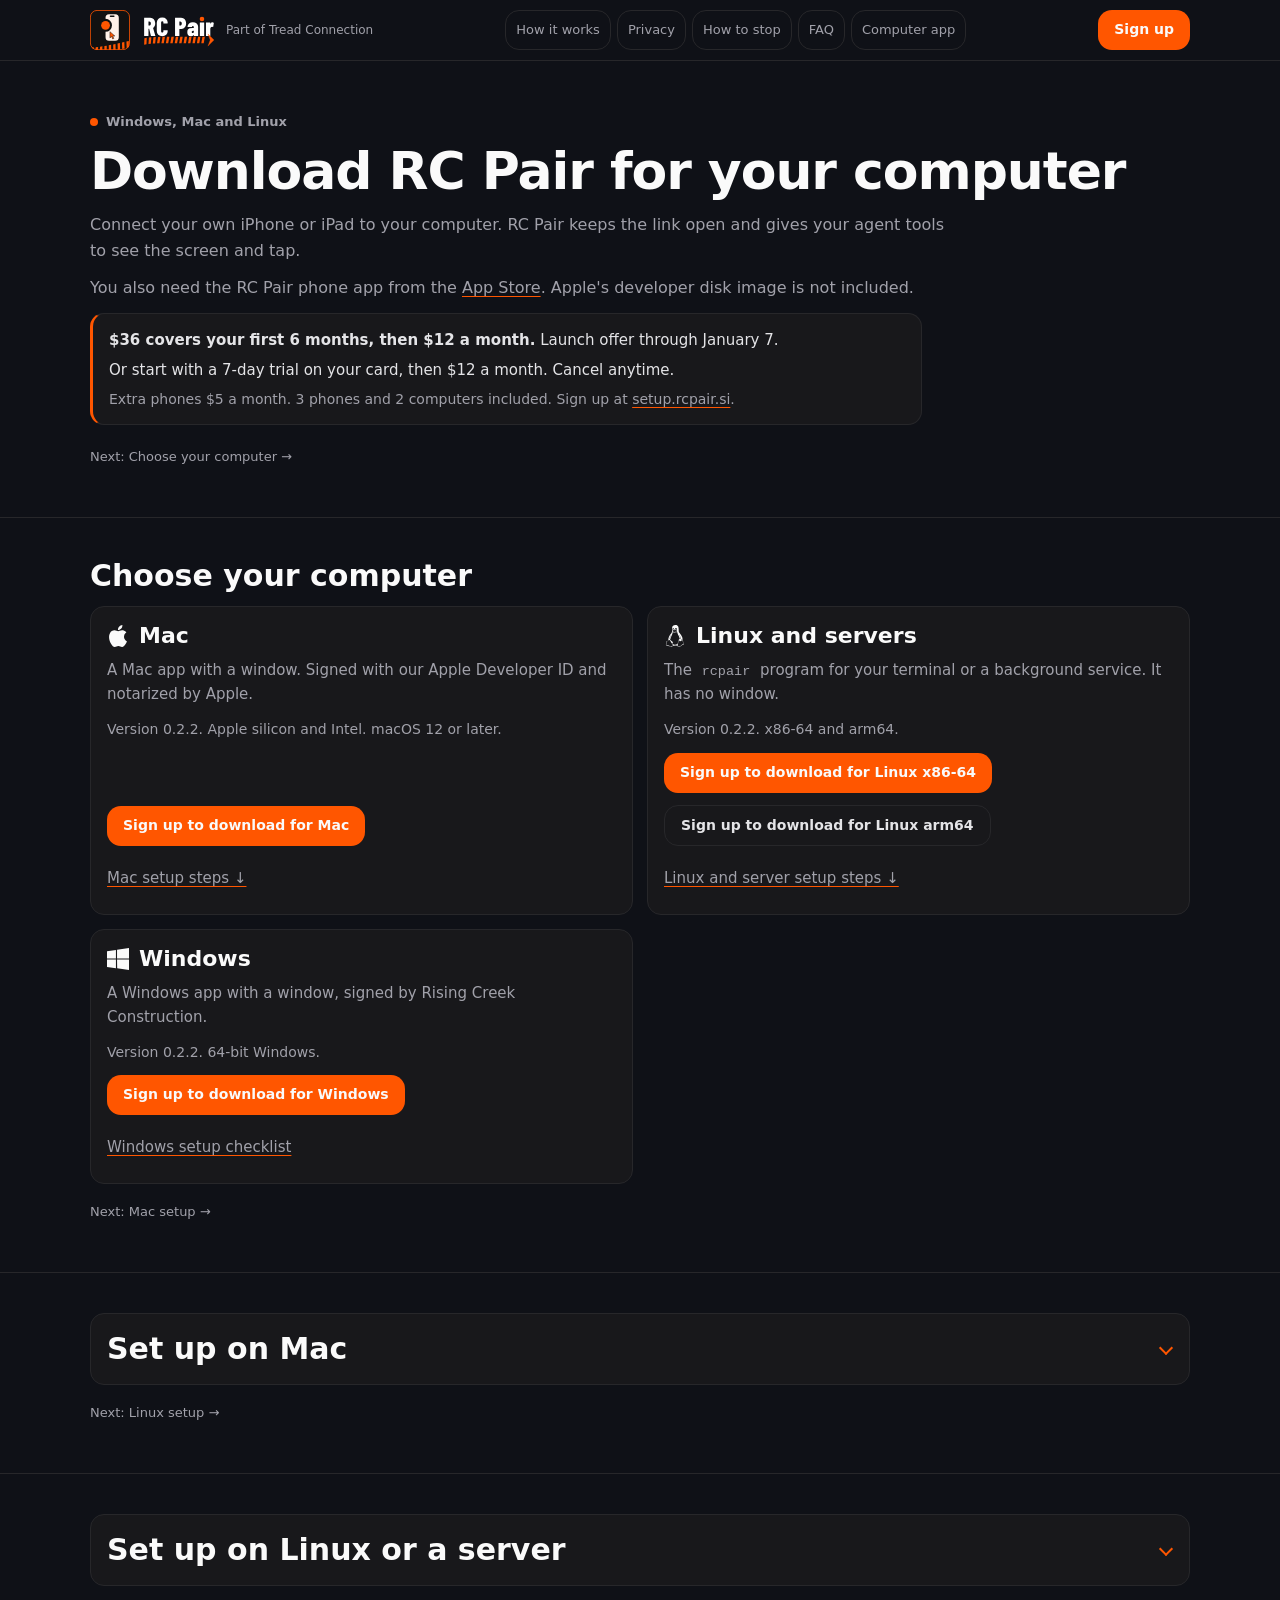
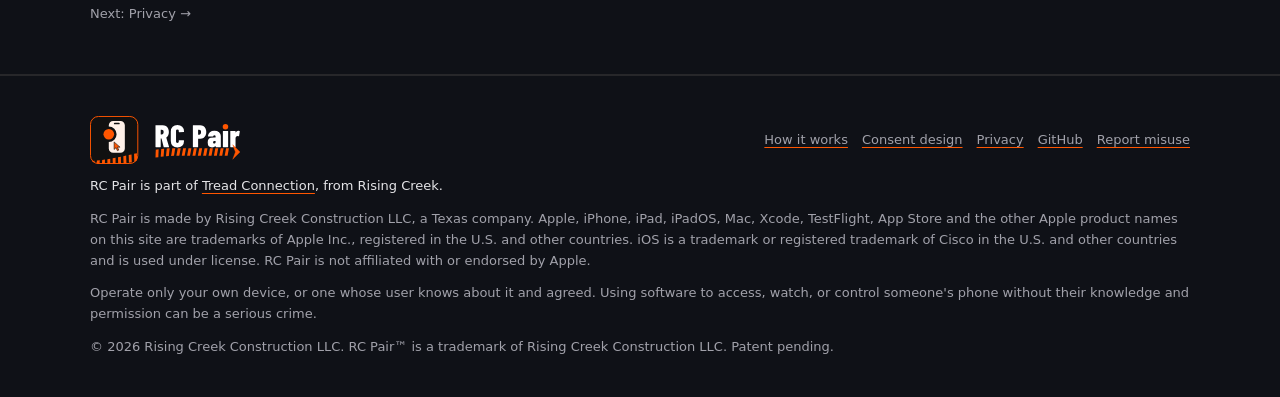
<file: computer.html>
<!doctype html>
<html lang="en">
<head>
<meta charset="utf-8">
<meta name="viewport" content="width=device-width, initial-scale=1">
<title>Download the RC Pair computer app | RC Pair</title>
<meta name="description" content="Download the RC Pair computer app for Windows, Mac and Linux. It opens the link to your own iPhone or iPad and gives your own agent tools to see the screen and tap.">
<meta name="robots" content="index,follow">
<meta name="theme-color" content="#0f1117">
<link rel="canonical" href="https://rcpair.si/computer.html">
<!-- Open Graph -->
<meta property="og:title" content="RC Pair">
<meta property="og:description" content="No Mac needed to drive your iPhone. Pair it straight to your own computer and let your agent work it. Made by Rising Creek Construction LLC.">
<meta property="og:type" content="website">
<meta property="og:url" content="https://rcpair.si/computer.html">
<meta property="og:image" content="https://rcpair.si/brand/og.png">
<meta property="og:image:width" content="1200">
<meta property="og:image:height" content="630">
<meta property="og:image:alt" content="The RC Pair logo, a phone with an orange node docked to its edge">
<meta name="twitter:card" content="summary_large_image">
<link rel="icon" href="brand/favicon-32.png" type="image/png" sizes="32x32">
<link rel="icon" href="brand/favicon-16.png" type="image/png" sizes="16x16">
<link rel="apple-touch-icon" href="brand/apple-touch-icon.png">
<link rel="stylesheet" href="family.css">
</head>
<body>
<svg width="0" height="0" style="position:absolute" aria-hidden="true" focusable="false"><symbol id="os-windows" viewBox="0 0 24 24"><path fill="currentColor" d="M0 3.449L9.75 2.1v9.451H0m10.949-9.602L24 0v11.4H10.949M0 12.6h9.75v9.451L0 20.699M10.949 12.6H24V24l-12.9-1.801"/></symbol>
<symbol id="os-apple" viewBox="0 0 24 24"><path fill="currentColor" d="M12.152 6.896c-.948 0-2.415-1.078-3.96-1.04-2.04.027-3.91 1.183-4.961 3.014-2.117 3.675-.546 9.103 1.519 12.09 1.013 1.454 2.208 3.09 3.792 3.039 1.52-.065 2.09-.987 3.935-.987 1.831 0 2.35.987 3.96.948 1.637-.026 2.676-1.48 3.676-2.948 1.156-1.688 1.636-3.325 1.662-3.415-.039-.013-3.182-1.221-3.22-4.857-.026-3.04 2.48-4.494 2.597-4.559-1.429-2.09-3.623-2.324-4.39-2.376-2-.156-3.675 1.09-4.61 1.09zM15.53 3.83c.843-1.012 1.4-2.427 1.245-3.83-1.207.052-2.662.805-3.532 1.818-.78.896-1.454 2.338-1.273 3.714 1.338.104 2.715-.688 3.559-1.701"/></symbol>
<symbol id="os-linux" viewBox="0 0 24 24"><path fill="currentColor" d="M12.504 0c-.155 0-.315.008-.48.021-4.226.333-3.105 4.807-3.17 6.298-.076 1.092-.3 1.953-1.05 3.02-.885 1.051-2.127 2.75-2.716 4.521-.278.832-.41 1.684-.287 2.489a.424.424 0 00-.11.135c-.26.268-.45.6-.663.839-.199.199-.485.267-.797.4-.313.136-.658.269-.864.68-.09.189-.136.394-.132.602 0 .199.027.4.055.536.058.399.116.728.04.97-.249.68-.28 1.145-.106 1.484.174.334.535.47.94.601.81.2 1.91.135 2.774.6.926.466 1.866.67 2.616.47.526-.116.97-.464 1.208-.946.587-.003 1.23-.269 2.26-.334.699-.058 1.574.267 2.577.2.025.134.063.198.114.333l.003.003c.391.778 1.113 1.132 1.884 1.071.771-.06 1.592-.536 2.257-1.306.631-.765 1.683-1.084 2.378-1.503.348-.199.629-.469.649-.853.023-.4-.2-.811-.714-1.376v-.097l-.003-.003c-.17-.2-.25-.535-.338-.926-.085-.401-.182-.786-.492-1.046h-.003c-.059-.054-.123-.067-.188-.135a.357.357 0 00-.19-.064c.431-1.278.264-2.55-.173-3.694-.533-1.41-1.465-2.638-2.175-3.483-.796-1.005-1.576-1.957-1.56-3.368.026-2.152.236-6.133-3.544-6.139zm.529 3.405h.013c.213 0 .396.062.584.198.19.135.33.332.438.533.105.259.158.459.166.724 0-.02.006-.04.006-.06v.105a.086.086 0 01-.004-.021l-.004-.024a1.807 1.807 0 01-.15.706.953.953 0 01-.213.335.71.71 0 00-.088-.042c-.104-.045-.198-.064-.284-.133a1.312 1.312 0 00-.22-.066c.05-.06.146-.133.183-.198.053-.128.082-.264.088-.402v-.02a1.21 1.21 0 00-.061-.4c-.045-.134-.101-.2-.183-.333-.084-.066-.167-.132-.267-.132h-.016c-.093 0-.176.03-.262.132a.8.8 0 00-.205.334 1.18 1.18 0 00-.09.4v.019c.002.089.008.179.02.267-.193-.067-.438-.135-.607-.202a1.635 1.635 0 01-.018-.2v-.02a1.772 1.772 0 01.15-.768c.082-.22.232-.406.43-.533a.985.985 0 01.594-.2zm-2.962.059h.036c.142 0 .27.048.399.135.146.129.264.288.344.465.09.199.14.4.153.667v.004c.007.134.006.2-.002.266v.08c-.03.007-.056.018-.083.024-.152.055-.274.135-.393.2.012-.09.013-.18.003-.267v-.015c-.012-.133-.04-.2-.082-.333a.613.613 0 00-.166-.267.248.248 0 00-.183-.064h-.021c-.071.006-.13.04-.186.132a.552.552 0 00-.12.27.944.944 0 00-.023.33v.015c.012.135.037.2.08.334.046.134.098.2.166.268.01.009.02.018.034.024-.07.057-.117.07-.176.136a.304.304 0 01-.131.068 2.62 2.62 0 01-.275-.402 1.772 1.772 0 01-.155-.667 1.759 1.759 0 01.08-.668 1.43 1.43 0 01.283-.535c.128-.133.26-.2.418-.2zm1.37 1.706c.332 0 .733.065 1.216.399.293.2.523.269 1.052.468h.003c.255.136.405.266.478.399v-.131a.571.571 0 01.016.47c-.123.31-.516.643-1.063.842v.002c-.268.135-.501.333-.775.465-.276.135-.588.292-1.012.267a1.139 1.139 0 01-.448-.067 3.566 3.566 0 01-.322-.198c-.195-.135-.363-.332-.612-.465v-.005h-.005c-.4-.246-.616-.512-.686-.71-.07-.268-.005-.47.193-.6.224-.135.38-.271.483-.336.104-.074.143-.102.176-.131h.002v-.003c.169-.202.436-.47.839-.601.139-.036.294-.065.466-.065zm2.8 2.142c.358 1.417 1.196 3.475 1.735 4.473.286.534.855 1.659 1.102 3.024.156-.005.33.018.513.064.646-1.671-.546-3.467-1.089-3.966-.22-.2-.232-.335-.123-.335.59.534 1.365 1.572 1.646 2.757.13.535.16 1.104.021 1.67.067.028.135.06.205.067 1.032.534 1.413.938 1.23 1.537v-.043c-.06-.003-.12 0-.18 0h-.016c.151-.467-.182-.825-1.065-1.224-.915-.4-1.646-.336-1.77.465-.008.043-.013.066-.018.135-.068.023-.139.053-.209.064-.43.268-.662.669-.793 1.187-.13.533-.17 1.156-.205 1.869v.003c-.02.334-.17.838-.319 1.35-1.5 1.072-3.58 1.538-5.348.334a2.645 2.645 0 00-.402-.533 1.45 1.45 0 00-.275-.333c.182 0 .338-.03.465-.067a.615.615 0 00.314-.334c.108-.267 0-.697-.345-1.163-.345-.467-.931-.995-1.788-1.521-.63-.4-.986-.87-1.15-1.396-.165-.534-.143-1.085-.015-1.645.245-1.07.873-2.11 1.274-2.763.107-.065.037.135-.408.974-.396.751-1.14 2.497-.122 3.854a8.123 8.123 0 01.647-2.876c.564-1.278 1.743-3.504 1.836-5.268.048.036.217.135.289.202.218.133.38.333.59.465.21.201.477.335.876.335.039.003.075.006.11.006.412 0 .73-.134.997-.268.29-.134.52-.334.74-.4h.005c.467-.135.835-.402 1.044-.7zm2.185 8.958c.037.6.343 1.245.882 1.377.588.134 1.434-.333 1.791-.765l.211-.01c.315-.007.577.01.847.268l.003.003c.208.199.305.53.391.876.085.4.154.78.409 1.066.486.527.645.906.636 1.14l.003-.007v.018l-.003-.012c-.015.262-.185.396-.498.595-.63.401-1.746.712-2.457 1.57-.618.737-1.37 1.14-2.036 1.191-.664.053-1.237-.2-1.574-.898l-.005-.003c-.21-.4-.12-1.025.056-1.69.176-.668.428-1.344.463-1.897.037-.714.076-1.335.195-1.814.12-.465.308-.797.641-.984l.045-.022zm-10.814.049h.01c.053 0 .105.005.157.014.376.055.706.333 1.023.752l.91 1.664.003.003c.243.533.754 1.064 1.189 1.637.434.598.77 1.131.729 1.57v.006c-.057.744-.48 1.148-1.125 1.294-.645.135-1.52.002-2.395-.464-.968-.536-2.118-.469-2.857-.602-.369-.066-.61-.2-.723-.4-.11-.2-.113-.602.123-1.23v-.004l.002-.003c.117-.334.03-.752-.027-1.118-.055-.401-.083-.71.043-.94.16-.334.396-.4.69-.533.294-.135.64-.202.915-.47h.002v-.002c.256-.268.445-.601.668-.838.19-.201.38-.336.663-.336zm7.159-9.074c-.435.201-.945.535-1.488.535-.542 0-.97-.267-1.28-.466-.154-.134-.28-.268-.373-.335-.164-.134-.144-.333-.074-.333.109.016.129.134.199.2.096.066.215.2.36.333.292.2.68.467 1.167.467.485 0 1.053-.267 1.398-.466.195-.135.445-.334.648-.467.156-.136.149-.267.279-.267.128.016.034.134-.147.332a8.097 8.097 0 01-.69.468zm-1.082-1.583V5.64c-.006-.02.013-.042.029-.05.074-.043.18-.027.26.004.063 0 .16.067.15.135-.006.049-.085.066-.135.066-.055 0-.092-.043-.141-.068-.052-.018-.146-.008-.163-.065zm-.551 0c-.02.058-.113.049-.166.066-.047.025-.086.068-.14.068-.05 0-.13-.02-.136-.068-.01-.066.088-.133.15-.133.08-.031.184-.047.259-.005.019.009.036.03.03.05v.02h.003z"/></symbol></svg>
<a class="skip" href="#main">Skip to content</a>
<header class="site-header">
  <nav class="wrap site-nav" aria-label="Main">
    <div class="brand-row">
      <a class="logo lockup" href="./"><img src="brand/lockup-dark.svg" alt="RC Pair" width="808" height="260"></a>
      <a class="family" href="https://treadconnection.si/">Part of Tread Connection</a>
    </div>
    <button class="menu-btn" type="button" aria-expanded="false" aria-controls="nav-links">Menu</button>
    <div class="nav-links" id="nav-links">
      <a href="./#how">How it works</a>
      <a href="privacy.html">Privacy</a>
      <a href="./#stop">How to stop</a>
      <a href="./#faq">FAQ</a>
      <a href="computer.html">Computer app</a>
    </div>
    <a href="https://setup.rcpair.si/" class="btn btn-solid" data-t="header-signup">Sign up</a>
  </nav>
</header>
<script src="nav.js"></script>

<main id="main" aria-labelledby="download-h">
<section id="intro" class="intro dark" aria-labelledby="download-h"><div class="wrap">
  <p class="eyebrow">Windows, Mac and Linux</p>
  <h1 id="download-h">Download RC Pair for your computer</h1>
  <p class="dim">Connect your own iPhone or iPad to your computer. RC Pair keeps the link open and gives your agent tools to see the screen and tap.</p>
  <p class="dim">You also need the RC Pair phone app from the <a href="https://apps.apple.com/app/id6822097686" data-t="app-store">App Store</a>. Apple's developer disk image is not included.</p>
  <div class="offers">
    <p><strong>$36 covers your first 6 months, then $12 a month.</strong> Launch offer through January 7.</p>
    <p>Or start with a 7-day trial on your card, then $12 a month. Cancel anytime.</p>
    <p class="dim">Extra phones $5 a month. 3 phones and 2 computers included. Sign up at <a href="https://setup.rcpair.si/" data-t="signup">setup.rcpair.si</a>.</p>
  </div>
  <a class="next" href="#downloads">Next: Choose your computer →</a>
</div></section>

<section id="downloads" class="downloads" aria-labelledby="choose-h"><div class="wrap">
  <h2 id="choose-h">Choose your computer</h2>
  <div class="platforms">
    <article class="platform" aria-labelledby="mac-card-h">
      <h3 id="mac-card-h"><svg class="os" aria-hidden="true" focusable="false"><use href="#os-apple"/></svg>Mac</h3>
      <p>A Mac app with a window. Signed with our Apple Developer ID and notarized by Apple.</p>
      <p class="version">Version 0.2.2. Apple silicon and Intel. macOS 12 or later.</p>
      <div class="downloads-actions">
        <a class="btn btn-solid" href="https://setup.rcpair.si/" data-t="dl-mac">Sign up to download for Mac</a>
      </div>
      <p class="steps-link"><a href="#mac">Mac setup steps ↓</a></p>
    </article>
    <article class="platform" aria-labelledby="linux-card-h">
      <h3 id="linux-card-h"><svg class="os" aria-hidden="true" focusable="false"><use href="#os-linux"/></svg>Linux and servers</h3>
      <p>The <code>rcpair</code> program for your terminal or a background service. It has no window.</p>
      <p class="version">Version 0.2.2. x86-64 and arm64.</p>
      <div class="downloads-actions">
        <a class="btn btn-solid" href="https://setup.rcpair.si/" data-t="dl-linux-x64">Sign up to download for Linux x86-64</a>
        <a class="btn btn-ghost" href="https://setup.rcpair.si/" data-t="dl-linux-arm64">Sign up to download for Linux arm64</a>
      </div>
      <p class="steps-link"><a href="#linux">Linux and server setup steps ↓</a></p>
    </article>
    <article class="platform" aria-labelledby="windows-h">
      <h3 id="windows-h"><svg class="os" aria-hidden="true" focusable="false"><use href="#os-windows"/></svg>Windows</h3>
      <p>A Windows app with a window, signed by Rising Creek Construction.</p>
      <p class="version">Version 0.2.2. 64-bit Windows.</p>
      <div class="downloads-actions">
        <a class="btn btn-solid" href="https://setup.rcpair.si/" data-t="dl-windows">Sign up to download for Windows</a>
      </div>
      <p class="steps-link"><a href="https://setup.rcpair.si/">Windows setup checklist</a></p>
    </article>
  </div>
  <a class="next" href="#mac">Next: Mac setup →</a>
</div></section>

<section class="setup" aria-labelledby="mac-h"><div class="wrap">
  <details class="sec" id="mac">
    <summary><h2 id="mac-h">Set up on Mac</h2></summary>
    <div class="section-body">
  <p class="setup-intro">Install the app, then use its window to pair your phone.</p>
  <p>Your phone needs Wi-Fi, or a hotspot from another phone, to reach the Mac. The phone's own cellular data does not work.</p>
  <div class="files">
    <p>After you sign up at <a href="https://setup.rcpair.si/">setup.rcpair.si</a>, download the app with its SHA256SUMS and SHA256SUMS.minisig files to check it. Save both files and the dmg in your Downloads folder. The license and third-party notices are inside the app.</p>
  </div>
  <ol class="steps" role="list">
    <li class="step">
      <details open>
        <summary><span class="num">1</span><span>Check the download</span></summary>
        <div class="step-body">
      <p>Open Terminal and go to your Downloads folder.</p>
      <div class="command" data-label="Mac checksum command">
        <div class="command-head"><span>Terminal</span></div>
        <pre tabindex="0" aria-label="Mac checksum command"><code>cd ~/Downloads
shasum -a 256 -c --ignore-missing SHA256SUMS</code></pre>
      </div>
      <p>It must say OK for the dmg. To check the signature too, first install <a href="https://jedisct1.github.io/minisign/">minisign</a> with <code>brew install minisign</code>. Homebrew is needed for that install, but the checksum step works without it. Then run this command.</p>
      <div class="command" data-label="Mac signature command">
        <div class="command-head"><span>Terminal</span></div>
        <pre tabindex="0" aria-label="Mac signature command"><code>minisign -Vm SHA256SUMS -P RWRoIORzl8Yx6rI5jJ+t7T3ugGMRyDwW0S2y7fvAQ5uiL9+lJkyt/9wx</code></pre>
      </div>
      <p>The signature check must report a valid signature. If either check fails, stop before opening the disk image.</p>
        </div>
      </details>
    </li>
    <li class="step">
      <details>
        <summary><span class="num">2</span><span>Install and open</span></summary>
        <div class="step-body">
      <p>Open the dmg and drag RC Pair to Applications. Open it from there. macOS asks once whether you want to open an app downloaded from the internet. Choose Open.</p>
        </div>
      </details>
    </li>
    <li class="step">
      <details>
        <summary><span class="num">3</span><span>Pair your phone</span></summary>
        <div class="step-body">
      <p>Complete the phone app's setup through pairing in Settings, then come back here to send the pairing.</p>
      <p>Check the box to confirm this is your phone or its user agreed. Follow the app window to its QR code.</p>
      <p>On the phone, open Apple's Camera app (not RC Pair) and point it at the code. Tap the link it shows to open RC Pair. Check the computer's name and address, then tap Send.</p>
      <p>Your phone and Mac must reach each other over a private network, such as the same Wi-Fi.</p>
        </div>
      </details>
    </li>
    <li class="step">
      <details>
        <summary><span class="num">4</span><span>Get the disk image</span></summary>
        <div class="step-body">
      <p>The window has a button to copy Apple's developer disk image from Xcode on this Mac. You need Xcode installed to use that button. Another button downloads a pinned public copy from GitHub.</p>
      <p>RC Pair checks every file against fixed checksums. We host nothing. Apple's terms govern the file.</p>
      <p>The download contacts GitHub. With either source, preparing the image for your phone contacts Apple's signing server, which receives your device's identifiers.</p>
        </div>
      </details>
    </li>
    <li class="step">
      <details>
        <summary><span class="num">5</span><span>Connect your agent</span></summary>
        <div class="step-body">
      <p>Under Connect your agent, the window shows commands that add RC Pair to your agent. The agent and RC Pair must run on the same computer. Running the agent on a different computer is not supported yet. Copy the one for your agent and run it in a terminal on this Mac.</p>
      <div class="note">
        <p>RC Pair tells your agent not to tap Apple's consent screens. It cannot stop an agent that does, so watch the phone while it works. Your agent may send what it sees to the company that runs it.</p>
      </div>
        </div>
      </details>
    </li>
  </ol>
  <p class="dim">The signing and notarization checks passed, but we have not yet opened this build on a real Mac, on either Apple silicon or Intel. Tell us what breaks at support@rcpair.si.</p>
    </div>
  </details>
  <a class="next" href="#linux">Next: Linux setup →</a>
</div></section>

<section class="setup" aria-labelledby="linux-h"><div class="wrap">
  <details class="sec" id="linux">
    <summary><h2 id="linux-h">Set up on Linux or a server</h2></summary>
    <div class="section-body">
  <p class="setup-intro">Use a terminal on your laptop. For a server, download the files on your laptop and copy them with <code>scp</code>, then run the setup steps over SSH. Or fetch the files on the server as shown below.</p>
  <div class="files">
    <p>After you sign up at <a href="https://setup.rcpair.si/">setup.rcpair.si</a>, download the app with its SHA256SUMS and SHA256SUMS.minisig files to check it. The license and third-party notices are inside the download.</p>
    <p>On a laptop, save both files and the matching archive in Downloads, then run <code>cd ~/Downloads</code>. Run <code>uname -m</code> on the computer that will run RC Pair to choose x86_64 or aarch64.</p>
    <p>To fetch the files on a server, copy the download links from your account at setup.rcpair.si.</p>
  </div>
  <ol class="steps" role="list">
    <li class="step">
      <details open>
        <summary><span class="num">1</span><span>Check the download</span></summary>
        <div class="step-body">
      <p>First install <a href="https://jedisct1.github.io/minisign/">minisign</a>. On Ubuntu or Debian, run <code>sudo apt install minisign</code>. Then check the files from the folder where you saved them.</p>
      <div class="command" data-label="Linux checksum and signature commands">
        <div class="command-head"><span>Terminal</span></div>
        <pre tabindex="0" aria-label="Linux checksum and signature commands"><code>sha256sum -c --ignore-missing SHA256SUMS
minisign -Vm SHA256SUMS -P RWRoIORzl8Yx6rI5jJ+t7T3ugGMRyDwW0S2y7fvAQ5uiL9+lJkyt/9wx</code></pre>
      </div>
      <p>The first line must say OK for your file. The second must say the signature is valid. The public key is the string after <code>-P</code>.</p>
        </div>
      </details>
    </li>
    <li class="step">
      <details>
        <summary><span class="num">2</span><span>Unpack and put it on your path</span></summary>
        <div class="step-body">
      <p>Use the unpack command that matches your <code>uname -m</code> result.</p>
      <div class="command" data-label="Linux x86_64 unpack command">
        <div class="command-head"><span>x86_64</span></div>
        <pre tabindex="0" aria-label="Linux x86_64 unpack command"><code>tar xzf rcpair-0.2.2-x86_64-unknown-linux-gnu.tar.gz</code></pre>
      </div>
      <div class="command" data-label="Linux aarch64 unpack command">
        <div class="command-head"><span>aarch64</span></div>
        <pre tabindex="0" aria-label="Linux aarch64 unpack command"><code>tar xzf rcpair-0.2.2-aarch64-unknown-linux-gnu.tar.gz</code></pre>
      </div>
      <p>Then install the program.</p>
      <div class="command" data-label="Linux install commands">
        <div class="command-head"><span>Terminal</span></div>
        <pre tabindex="0" aria-label="Linux install commands"><code>mkdir -p ~/.local/bin
install -m 755 rcpair-0.2.2-*/rcpair ~/.local/bin/rcpair
export PATH="$HOME/.local/bin:$PATH"
rcpair --version</code></pre>
      </div>
      <p>Add that <code>export</code> line to your shell profile so it stays.</p>
        </div>
      </details>
    </li>
    <li class="step">
      <details>
        <summary><span class="num">3</span><span>Make the connection private</span></summary>
        <div class="step-body">
      <p>Your phone and computer must reach each other over a private network. At home, the same Wi-Fi is enough.</p>
      <p>For a VPS, put <a href="https://tailscale.com/">Tailscale</a> on the server and phone, sign both into the same Tailscale network, and confirm both show as online before you continue. Use the server's Tailscale address. Run <code>tailscale ip -4</code> on the server to see it. Guest and hotel Wi-Fi often blocks devices from reaching each other. Use Tailscale there too. Even with Tailscale, the phone needs Wi-Fi, or a hotspot from another phone, to reach the computer. The phone's own cellular data does not work.</p>
      <p>The phone sends the pairing only to a private address. RC Pair runs no service in between.</p>
        </div>
      </details>
    </li>
    <li class="step">
      <details>
        <summary><span class="num">4</span><span>Send the pairing to the computer</span></summary>
        <div class="step-body">
      <p>Complete the phone app's setup through pairing in Settings, then come back here to send the pairing.</p>
      <div class="command" data-label="Linux pairing command">
        <div class="command-head"><span>Terminal</span></div>
        <pre tabindex="0" aria-label="Linux pairing command"><code>rcpair receive</code></pre>
      </div>
      <p>Use a terminal that supports color to see the QR code. RC Pair waits up to ten minutes. It listens on all of the computer's network interfaces while it waits. The phone sends only to a private address, and only after you tap Send.</p>
      <p>On a server, add <code>--host</code> with the server's Tailscale IP address if RC Pair picks the wrong one. The phone still needs Wi-Fi, or a hotspot from another phone. Its own cellular data does not work.</p>
      <p>On the phone, open Apple's Camera app (not RC Pair) and point it at the code. Tap the link it shows to open RC Pair. Check the computer's name and address, then tap Send.</p>
      <p>Over SSH, the QR code shows in the terminal. Or copy the <code>rcpair://</code> link it prints and tap Paste link in the phone app.</p>
        </div>
      </details>
    </li>
    <li class="step">
      <details>
        <summary><span class="num">5</span><span>Check it and get the disk image</span></summary>
        <div class="step-body">
      <div class="command" data-label="Linux phone and image status commands">
        <div class="command-head"><span>Terminal</span></div>
        <pre tabindex="0" aria-label="Linux phone and image status commands"><code>rcpair status
rcpair image status</code></pre>
      </div>
      <p><code>rcpair status</code> lists your phone once it is paired. Until a disk image is in place, <code>rcpair image status</code> prints an error about a missing BuildManifest.plist. That is expected.</p>
      <p>The phone needs Apple's developer disk image once per device, and again after an iOS update. The Mac app's window has a button to copy it from Xcode. The app also includes a command line tool. With RC Pair in Applications and Xcode installed, run <code>"/Applications/RC Pair.app/Contents/MacOS/rcpair" image import</code> in Terminal on the Mac.</p>
      <p>For a server, use the Mac app's copy-from-Xcode button, then copy <code>~/.rcpair/ddi</code> from the Mac to the server. Run <code>rcpair image import &lt;folder&gt;</code> on the server with the copied folder's path. See <code>rcpair image import --help</code> for import options.</p>
      <p>If no image is present, <code>rcpair serve</code> also downloads a pinned public copy onto your computer. It checks every file against fixed checksums. We host nothing.</p>
      <div class="note">
        <p>The download contacts GitHub. With either source, preparing the image for your phone contacts Apple's signing server, which receives your device's identifiers. Apple's terms govern the file.</p>
      </div>
        </div>
      </details>
    </li>
    <li class="step">
      <details>
        <summary><span class="num">6</span><span>Keep it running</span></summary>
        <div class="step-body">
      <p>These background service steps need systemd. Once started, the service downloads Apple's disk image from GitHub if none is imported. If you do not want that, set up the optional download setting at the end of this step before you run the commands below.</p>
      <div class="command" data-label="Linux background service commands">
        <div class="command-head"><span>Terminal</span></div>
        <pre tabindex="0" aria-label="Linux background service commands"><code>mkdir -p ~/.config/systemd/user
cp rcpair-0.2.2-*/rcpair.service ~/.config/systemd/user/
systemctl --user daemon-reload
systemctl --user enable --now rcpair
loginctl enable-linger "$USER"</code></pre>
      </div>
      <p>The last line keeps it running on a server after you log out. To stop it, run <code>systemctl --user stop rcpair</code>. To stop it from the phone, turn off Developer Mode in Settings, Privacy and Security.</p>
      <h4>Optional: turn off the image download</h4>
      <p>This only suits a server that already has an imported image. With the download off and no image, the phone cannot finish setup.</p>
      <p>To turn the download off for a terminal session, run <code>RCPAIR_DDI_FETCH=0 rcpair serve</code>. For the background service, create this settings file.</p>
      <div class="command" data-label="Linux service download setting commands">
        <div class="command-head"><span>Terminal</span></div>
        <pre tabindex="0" aria-label="Linux service download setting commands"><code>mkdir -p ~/.config/systemd/user/rcpair.service.d
cat &gt; ~/.config/systemd/user/rcpair.service.d/override.conf &lt;&lt;'EOF'
[Service]
Environment=RCPAIR_DDI_FETCH=0
EOF</code></pre>
      </div>
      <p>Then run <code>systemctl --user daemon-reload</code> and <code>systemctl --user restart rcpair</code> to apply it.</p>
        </div>
      </details>
    </li>
    <li class="step">
      <details>
        <summary><span class="num">7</span><span>Give your agent the tools</span></summary>
        <div class="step-body">
      <p>Do this after step 4. <code>rcpair mcp</code> stops with "No stored phones" until a phone is paired. These commands need the agent and RC Pair on the same computer. Running the agent on a different computer is not supported yet. Run the command for your agent on the computer where you installed RC Pair. Each command makes a key for that agent with <code>rcpair agent add</code>, and the phone asks you to approve the agent the first time it uses it.</p>
      <div class="command" data-label="Claude connection command">
        <div class="command-head"><span>Claude</span></div>
        <pre tabindex="0" aria-label="Claude connection command"><code>claude mcp add rcpair -e RCPAIR_AGENT_TOKEN="$(rcpair agent add --label Claude)" -- rcpair mcp</code></pre>
      </div>
      <div class="command" data-label="Codex connection command">
        <div class="command-head"><span>Codex</span></div>
        <pre tabindex="0" aria-label="Codex connection command"><code>codex mcp add rcpair --env RCPAIR_AGENT_TOKEN="$(rcpair agent add --label Codex)" -- rcpair mcp</code></pre>
      </div>
      <p>Your agent then has eleven phone tools. They are screenshot, tap, drag, type, key, button, launch, apps, release, resume and health.</p>
      <div class="note">
        <p>RC Pair tells your agent not to tap Apple's consent screens. It cannot stop an agent that does, so watch the phone while it works. Your agent may send what it sees to the company that runs it.</p>
      </div>
        </div>
      </details>
    </li>
  </ol>
    </div>
  </details>
  <a class="next" href="privacy.html">Next: Privacy →</a>
</div></section>
</main>
<footer class="dark" aria-label="Site information">
  <div class="wrap">
    <div class="foot-top">
      <a class="lockup" href="./"><img src="brand/lockup-dark.svg" alt="RC Pair" width="808" height="260"></a>
      <div class="foot-links">
        <a href="./#how">How it works</a>
        <a href="./#consent">Consent design</a>
        <a href="privacy.html">Privacy</a>
        <a href="https://github.com/rcpair/phone-open" data-t="repo">GitHub</a>
        <a href="mailto:support@rcpair.si?subject=RC%20Pair%20misuse%20report" data-t="report-misuse">Report misuse</a>
      </div>
    </div>
    <p class="fine family-line">RC Pair is part of <a href="https://treadconnection.si/">Tread Connection</a>, from Rising Creek.</p>
    <p class="fine">RC Pair is made by Rising Creek Construction LLC, a Texas company. Apple, iPhone, iPad, iPadOS, Mac, Xcode, TestFlight, App Store and the other Apple product names on this site are trademarks of Apple Inc., registered in the U.S. and other countries. iOS is a trademark or registered trademark of Cisco in the U.S. and other countries and is used under license. RC Pair is not affiliated with or endorsed by Apple.</p>
    <p class="fine">Operate only your own device, or one whose user knows about it and agreed. Using
      software to access, watch, or control someone's phone without their knowledge and
      permission can be a serious crime.</p>
    <p class="fine">© 2026 Rising Creek Construction LLC. RC Pair™ is a trademark of Rising Creek Construction LLC. Patent pending.</p>
  </div>
</footer>
<script>
  // Commands stay selectable when JavaScript or clipboard access is unavailable.
  document.querySelectorAll('.command').forEach(function(block){
    var code=block.querySelector('code');
    var button=document.createElement('button');
    var label='Copy ' + block.getAttribute('data-label');
    var timer;
    button.type='button';
    button.className='copy';
    button.textContent='Copy';
    button.setAttribute('aria-label', label);
    button.setAttribute('aria-live', 'polite');
    function selectCode(){
      var range=document.createRange();
      range.selectNodeContents(code);
      var selection=window.getSelection();
      selection.removeAllRanges();
      selection.addRange(range);
    }
    button.addEventListener('click', async function(){
      clearTimeout(timer);
      try{
        try{
          await navigator.clipboard.writeText(code.textContent);
        }catch(error){
          selectCode();
          if(!document.execCommand('copy')){ throw error; }
          window.getSelection().removeAllRanges();
        }
        button.textContent='Copied';
        button.setAttribute('aria-label', 'Copied ' + block.getAttribute('data-label'));
      }catch(error){
        selectCode();
        button.textContent='Press Ctrl+C or ⌘C';
        button.setAttribute('aria-label', 'Command selected. Press Control C or Command C to copy.');
      }
      timer=setTimeout(function(){
        button.textContent='Copy';
        button.setAttribute('aria-label', label);
      }, 1500);
    });
    block.querySelector('.command-head').appendChild(button);
  });
</script>
<script src="details.js" defer></script>
<script src="t.js" defer></script>
</body>
</html>
</file>
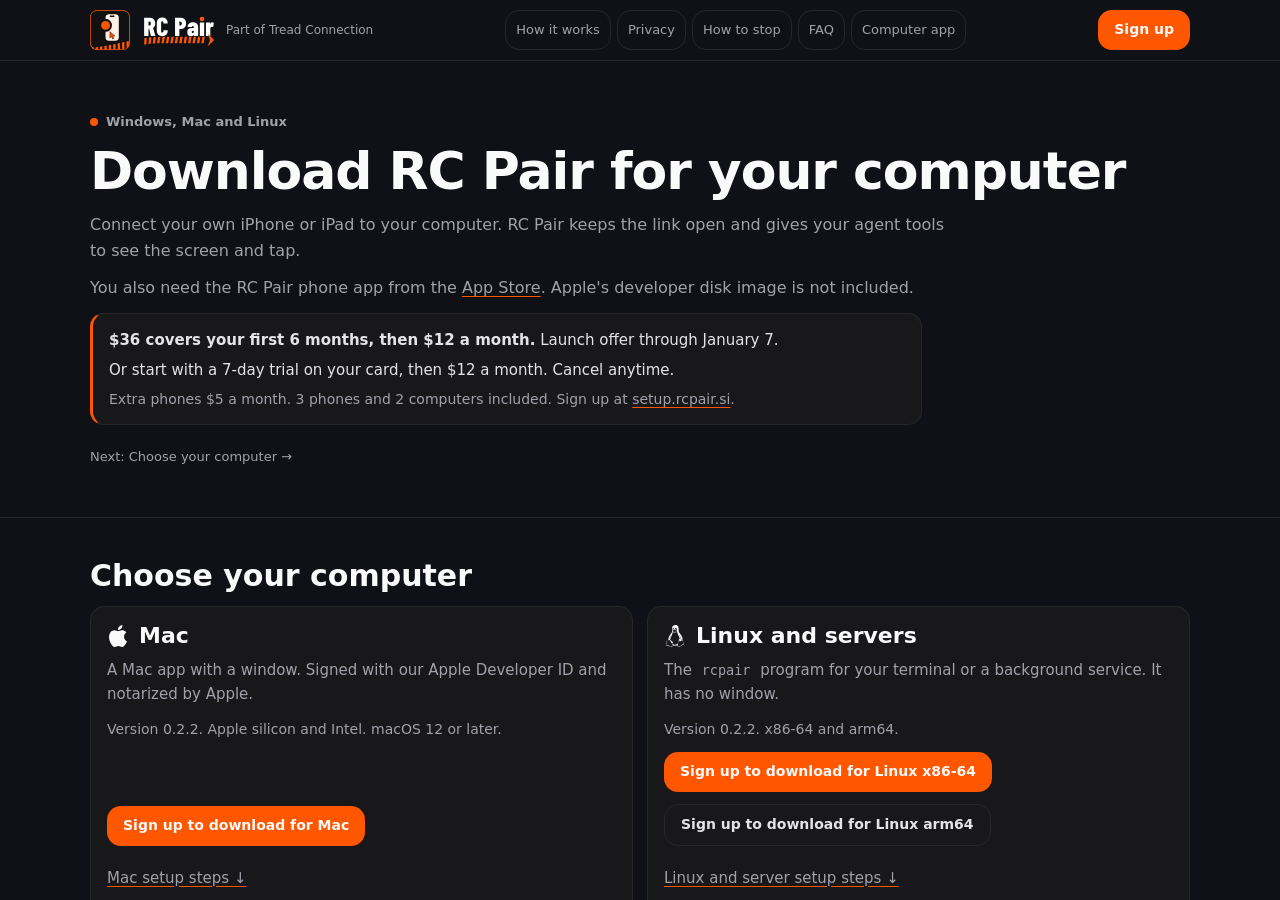
<file: download.html>
<!doctype html>
<html lang="en">
<head>
<meta charset="utf-8">
<meta name="viewport" content="width=device-width, initial-scale=1">
<meta name="robots" content="noindex">
<meta http-equiv="refresh" content="0; url=/computer.html">
<link rel="canonical" href="https://rcpair.si/computer.html">
<title>Computer app | RC Pair</title>
</head>
<body>
<p><a href="/computer.html">Get the RC Pair computer app</a></p>
</body>
</html>
</file>
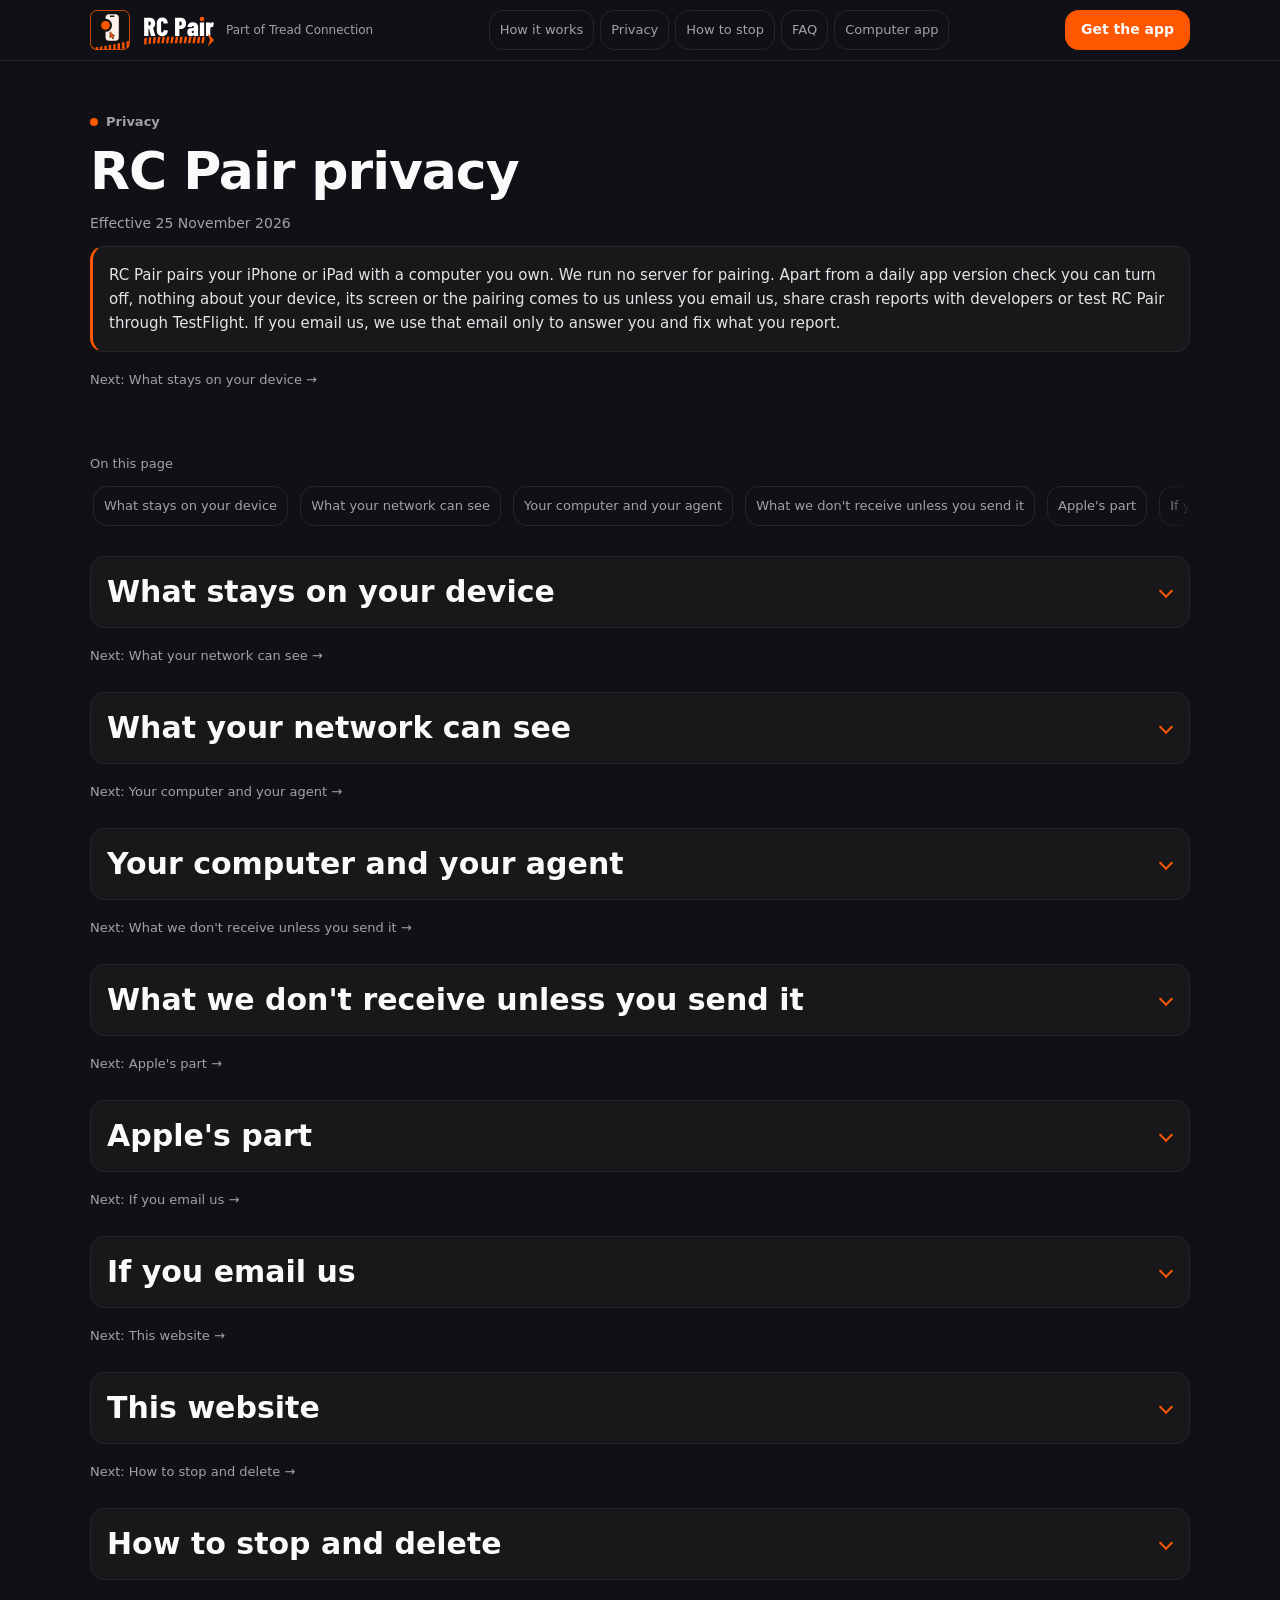
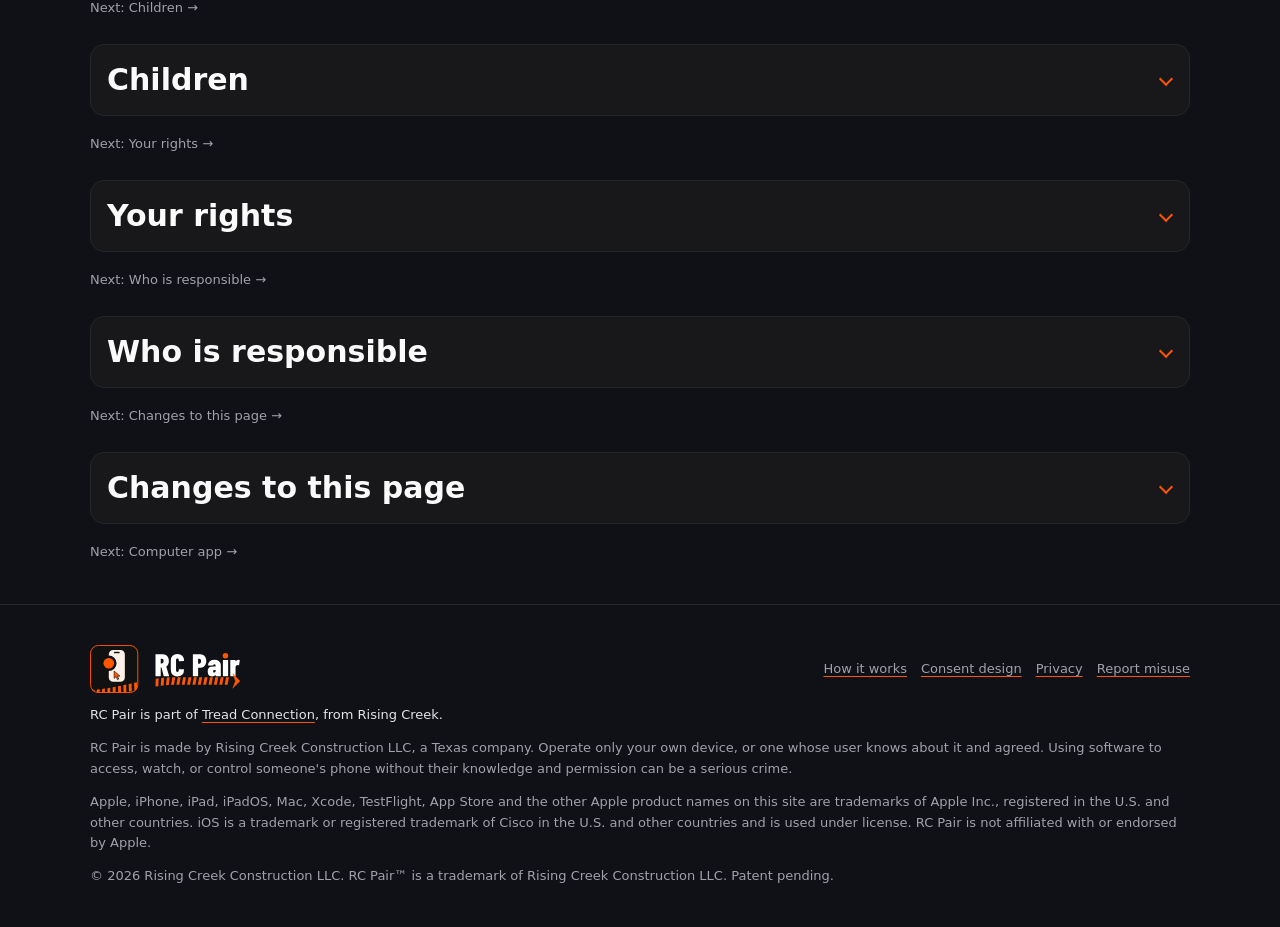
<file: privacy.html>
<!doctype html>
<html lang="en">
<head>
<meta charset="utf-8">
<meta name="viewport" content="width=device-width, initial-scale=1">
<meta name="robots" content="index,follow">
<meta name="theme-color" content="#0f1117">
<title>Privacy | RC Pair</title>
<meta name="description" content="How RC Pair handles data. We run no server for pairing. Apart from a daily app version check you can turn off, nothing about your device comes to us unless you email us, share crash reports with developers or test RC Pair through TestFlight.">
<link rel="canonical" href="https://rcpair.si/privacy.html">
<meta property="og:title" content="RC Pair privacy">
<meta property="og:description" content="How RC Pair handles data. We run no server for pairing. Apart from a daily app version check you can turn off, nothing about your device comes to us unless you email us, share crash reports with developers or test RC Pair through TestFlight.">
<meta property="og:url" content="https://rcpair.si/privacy.html">
<meta property="og:type" content="website">
<meta property="og:image" content="https://rcpair.si/brand/og.png">
<meta name="twitter:card" content="summary_large_image">
<link rel="icon" href="brand/favicon-32.png" type="image/png" sizes="32x32">
<link rel="icon" href="brand/favicon-16.png" type="image/png" sizes="16x16">
<link rel="apple-touch-icon" href="brand/apple-touch-icon.png">
<link rel="stylesheet" href="family.css">
</head>
<body>
<a class="skip" href="#main">Skip to content</a>
<header class="site-header">
  <nav class="wrap site-nav" aria-label="Main">
    <div class="brand-row">
      <a class="logo lockup" href="./"><img src="brand/lockup-dark.svg" alt="RC Pair" width="808" height="260"></a>
      <a class="family" href="https://treadconnection.si/">Part of Tread Connection</a>
    </div>
    <button class="menu-btn" type="button" aria-expanded="false" aria-controls="nav-links">Menu</button>
    <div class="nav-links" id="nav-links">
      <a href="./#how">How it works</a>
      <a href="privacy.html">Privacy</a>
      <a href="./#stop">How to stop</a>
      <a href="./#faq">FAQ</a>
      <a href="computer.html">Computer app</a>
    </div>
    <a href="https://apps.apple.com/app/id6822097686" class="btn btn-solid" data-t="app-store">Get the app</a>
  </nav>
</header>
<script src="nav.js"></script>
<div class="top dark">
  <div class="wrap">
    <header class="phero">
      <p class="eyebrow">Privacy</p>
      <h1>RC Pair privacy</h1>
      <p class="date">Effective 25 November 2026</p>
      <p class="summary">RC Pair pairs your iPhone or iPad with a computer you own. We run no server for pairing. Apart from a daily app version check you can turn off, nothing about your device, its screen or the pairing comes to us unless you email us, share crash reports with developers or test RC Pair through TestFlight. If you email us, we use that email only to answer you and fix what you report.</p>
      <a class="next" href="#device">Next: What stays on your device →</a>
    </header>
  </div>
</div>
<div class="wrap layout">
  <nav class="toc" aria-label="On this page">
    <p>On this page</p>
    <ol>
          <li><a href="#device">What stays on your device</a></li>
          <li><a href="#network">What your network can see</a></li>
          <li><a href="#computer">Your computer and your agent</a></li>
          <li><a href="#never">What we don't receive unless you send it</a></li>
          <li><a href="#apple">Apple's part</a></li>
          <li><a href="#email">If you email us</a></li>
          <li><a href="#site">This website</a></li>
          <li><a href="#stop">How to stop and delete</a></li>
          <li><a href="#children">Children</a></li>
          <li><a href="#rights">Your rights</a></li>
          <li><a href="#who">Who is responsible</a></li>
          <li><a href="#changes">Changes to this page</a></li>
    </ol>
  </nav>
  <main class="doc" id="main">

    <section class="block" aria-labelledby="device-h">
      <details class="sec" id="device">
        <summary><h2 id="device-h">What stays on your device</h2></summary>
        <div class="section-body">

      <p>RC Pair keeps these on your iPhone or iPad.</p>
      <ul>
        <li>A pairing not yet sent. It holds the pairing key and this device's name, model and ID. RC Pair deletes this copy when your computer confirms it saved them. If the send fails, the copy stays here so you can try again. A send that looks failed may still have reached your computer.</li>
        <li>RC Pair's own random identity, including its keys. The pairing key you send is this identity's key, so RC Pair still holds its private half after a send. <b>Start over</b> pairs again with the same key, so a computer that got an earlier pairing can still use it. <b>Delete RC Pair data on this device</b> makes a new key for your next pairing. It does not take back a key a computer already has.</li>
        <li>Your consent record. It holds which version of the consent wording you agreed to, the two switches you turned on, when you tapped, the app version, whether this is an iPhone or iPad, and a fingerprint of the exact wording you saw.</li>
        <li>Setup progress and a few settings, such as which step you are on, whether a pairing has been sent and the name of the computer it went to. They also include when you reached the Developer Mode step and when this device last started, so RC Pair can tell it restarted.</li>
        <li>A random install ID for the daily app version check, whether that check is on, the day you first opened RC Pair and the day the check last ran. Delete RC Pair data on this device and Start over do not remove them.</li>
        <li>A pairing code. It shows in RC Pair, in a notification and in iOS's progress display while you pair. iOS may also show that notification on the Lock Screen and on a paired Apple Watch. It sits on this device's clipboard for up to 2 minutes. When the attempt ends, RC Pair clears the clipboard if it still holds the code.</li>
        <li>A short log of what the app is doing, for troubleshooting. It can include this device's name, model and ID, network addresses, and the name and address of any computer whose link you scanned or pasted. It is kept only in memory and is gone when the app closes.</li>
      </ul>
      <p>iOS includes RC Pair's settings, install ID and consent record in your device backups, such as iCloud Backup. Its keys and any unsent pairing never restore to another device.</p>
      <p>RC Pair also checks whether Developer Mode is on, when the device last restarted and whether you are on Wi-Fi. It uses these only to guide you through setup and never sends them anywhere.</p>
      <p>While <b>Only accept pairing from this device</b> is on, RC Pair reads this device's own network addresses, which can include VPN addresses. It uses them to turn away pairing requests from other devices. If it turns one away, it notes those addresses in the troubleshooting log. The switch is on by default. If you turn it off, another device on your network can ask to pair with RC Pair. It still needs the code RC Pair shows on this device.</p>
      <p>When you tap <b>Paste link</b>, RC Pair reads your clipboard once to find its link. It ignores anything else there and does not keep it. If RC Pair showed a pairing code, it checks the clipboard again when that attempt ends, so it can remove the code. If you copied something else since, iOS may ask whether to allow the paste. RC Pair does not keep what it finds.</p>
      <p>Its notifications are created on the device. We send no push messages.</p>
      <p>RC Pair does not use your contacts, photos, location or microphone. It uses the camera only to scan the QR code your computer shows. It reads the code on this device and does not keep or send any picture.</p>
      <p>RC Pair asks for Face ID or your passcode before it links a computer, approves an agent, lets a computer see this device's screen, opens a computer's screen or turns off the control indicator. iOS checks it on the device and RC Pair never sees your face data or passcode.</p>
        </div>
      </details>
      <a class="next" href="#network">Next: What your network can see →</a>
    </section>

    <section class="block" aria-labelledby="network-h">
      <details class="sec" id="network">
        <summary><h2 id="network-h">What your network can see</h2></summary>
        <div class="section-body">

      <p>While you set up and pair, other devices on your Wi-Fi network can see that RC Pair is running on this device. They see this device's network address and an identifier that stays the same, even if you reinstall RC Pair, until you tap <b>Delete RC Pair data on this device</b>. This stops when setup ends, and each broadcast lasts at most 10 minutes.</p>
        </div>
      </details>
      <a class="next" href="#computer">Next: Your computer and your agent →</a>
    </section>

    <section class="block" aria-labelledby="computer-h">
      <details class="sec" id="computer">
        <summary><h2 id="computer-h">Your computer and your agent</h2></summary>
        <div class="section-body">

      <p>RC Pair sends the pairing key only to computers you choose, one at a time, and only when you confirm each one. On that computer you run the RC Pair computer app (<code>rcpair receive</code>), which shows a QR code. Scan it with the Camera app, or copy its link and tap <b>Paste link</b> in RC Pair. RC Pair then shows a sheet with that computer's name and address. The pairing is not sent until you tap <b>Send</b>.</p>
      <p>To list computers you can add, RC Pair looks for RC Pair computers on your local network. This search does not announce your device. RC Pair announces itself only while you set up and pair, as described under <a href="#network">What your network can see</a>.</p>
      <p>RC Pair sends only to a private address, on your own network or on a private network such as Tailscale. It encrypts the pairing for that computer alone. If the link gives a computer name instead of an address, RC Pair asks the DNS server your device uses for that name's address before it shows the sheet. That server can be outside your private network, such as your carrier's.</p>
      <p>Your computer receives the pairing key, this device's name, model and device ID, the RC Pair version, and a copy of your consent record. The copy leaves out whether this is an iPhone or iPad. The computer app saves them in two files, set so only your user account can read them. By default they go in a .rcpair folder in your home folder. It also notes the network address this device sent from and the time the pairing arrived. It prints the device's name, model, address and ID in the terminal, so if an agent runs <code>rcpair receive</code>, the agent sees them. The older pairing script on GitHub can also run a command when a pairing arrives, and that command gets both files. None of it comes to us.</p>
      <p>The pairing key works like a key to this device. Software on a computer that holds it, including any AI agent you run there, can see the screen and control it, the same as someone holding it. It can also list, open, install and remove apps, see running processes, read the system log and crash logs, read and change the clipboard, set a simulated location and restart the device. Apple's developer services on a paired device also include backup and network capture. Treat the key as full access to this device.</p>
      <p>You run that computer and the agent. We do not. Your agent may send what it sees to the company that runs it, under that company's own privacy terms. Your private network provider carries traffic between this device and your computer under its own privacy terms.</p>
      <p>If the software on your computer tells RC Pair a session has started, RC Pair shows a Live Activity on the Lock Screen and in the Dynamic Island with the name that computer gives itself. RC Pair cannot tell on its own that it is being controlled. The name is never sent to us. iOS may also show it on a paired Apple Watch or Mac. The RC Pair computer app starts it when an agent begins driving the device. Other tools may not, and then you will not see it. You can always stop control on the device.</p>
      <p>When you start a screen broadcast, RC Pair sends pictures of this device's screen, encrypted and never with sound, to the computer you linked for it, over your private network. None of it comes to us. When you open a computer's screen in RC Pair, it loads that computer's viewer page over HTTPS and keeps no cookies or site data after you close it.</p>
      <p>The computer app also sets up Apple's developer disk image. If none is present, it downloads a pinned copy from GitHub (raw.githubusercontent.com) onto your computer and checks every file against fixed checksums. We host nothing and do not receive it. To prepare the image for your device it contacts Apple's signing server, which receives your device's identifiers. You can turn the download off with the setting RCPAIR_DDI_FETCH=0 and copy the image from Xcode on a Mac instead. This version of the computer app sends us no diagnostics.</p>
        </div>
      </details>
      <a class="next" href="#never">Next: What we don't receive unless you send it →</a>
    </section>

    <section class="block" aria-labelledby="never-h">
      <details class="sec" id="never">
        <summary><h2 id="never-h">What we don't receive unless you send it</h2></summary>
        <div class="section-body">

      <ul>
        <li>Your screen or anything on it, except screenshots you choose to attach to an email or TestFlight feedback.</li>
        <li>The pairing key.</li>
        <li>Your device's name, ID or network addresses, unless you send them in a support email. Anonymous usage diagnostics (below) include the device model, and crash reports and TestFlight data from Apple include details about the device, such as its model and iOS version.</li>
        <li>Your passcode or Apple Account password. RC Pair never asks for them.</li>
      </ul>
      <p>RC Pair has no ads and no outside code that collects data. There is nothing to sign up for. Rising Creek receives no data from RC Pair beyond what is described on this page. The computer app itself connects to GitHub and to Apple's signing server as described above, and we do not receive what it sends. We do not sell or share personal information.</p>
      <p>Once a day, starting the day after you install, RC Pair sends our counter at t.rcpair.si the app version and build, your App Store country (or unknown), whether the app came from the App Store or TestFlight, and a random install ID. The install ID is made for this installation. It is not linked to your name, your device ID or any account. Our server records this with the time and the app name and system version that iOS adds to the request. It removes the last part of your IP address before anything is saved. We use these records for analytics, to count how many installs run each version, and we delete them after 12 months. Our legal basis is our legitimate interest in knowing which versions are in use. To stop it, turn off Send app version once a day in RC Pair's Settings.</p>
      <h3 id="diagnostics">Diagnostics and usage data, not linked to you</h3>
      <p>RC Pair shares anonymous usage counts so we can find and fix setup problems. They hold the app version and build, the device model (such as iPhone17,1), the iOS version, when the app opens, how long it stays open, which setup steps you finished, and crashes and errors, as fixed codes. They are keyed by a random install ID made on this device. It is not your device ID or any Apple or TestFlight identity, and a new one is made each time you turn the setting off and back on.</p>
      <p>They never hold your name, email, what is on your screen, anything you type, or your location. Our server keeps no IP address or time of day with these reports, and we never join them with TestFlight tester records, emails or any account. We use them only to fix and improve RC Pair, never for ads, and we do not share them. They are deleted after 90 days.</p>
      <p>This is on by default. If this device's region, App Store country or time zone is in the EU, the EEA, the UK or Switzerland, or RC Pair cannot tell, it stays off until you turn it on. To change it, use <b>Share anonymous usage</b> in RC Pair's Settings. Our legal basis is our legitimate interest in keeping the app working, and in those regions your consent.</p>
      <p>These companies handle personal data connected with RC Pair. Porkbun, in the US, receives email sent to support@rcpair.si and forwards it to our Microsoft 365 mailbox. Microsoft, in the US, stores that email for us. Each gets your email address, what you write and anything you attach. GitHub, in the US, hosts this website and gets your IP address when you visit it. DigitalOcean, in the US, hosts the server that counts visits to this website, RC Pair's daily app version checks and its anonymous usage diagnostics, and stores the records described on this page. Apple handles crash reports and TestFlight data under its own terms.</p>
        </div>
      </details>
      <a class="next" href="#apple">Next: Apple's part →</a>
    </section>

    <section class="block" aria-labelledby="apple-h">
      <details class="sec" id="apple">
        <summary><h2 id="apple-h">Apple's part</h2></summary>
        <div class="section-body">

      <p>This page covers the RC Pair phone app from the App Store and from TestFlight testing, and the RC Pair computer app you download from our site.</p>
      <ul>
        <li>Apple handles downloads and updates under Apple's own privacy policy. Apple shows us totals, such as download counts, that do not identify you.</li>
        <li>If you turned on <b>Share With App Developers</b> in Settings &gt; Privacy &amp; Security &gt; Analytics &amp; Improvements, Apple may pass us crash reports for RC Pair. We read them only in Apple's tools and use them only to fix bugs.</li>
        <li>If you test RC Pair through TestFlight, Apple passes us the feedback, screenshots and crash reports you choose to send, with your email address if you use the feedback form. If we invited you by email, we also see the name and email address we invited. With each piece of feedback or crash, Apple includes details about the device, such as model, iOS version, language, time zone, battery level, free storage and network type. For each tester, Apple also shows us whether the build is installed and how many sessions and crashes it had. We use all of this only to fix the app. We delete feedback and screenshots after 12 months. Crash reports stay in Apple's tools.</li>
      </ul>
      <p>Our legal basis for crash reports and TestFlight data is our legitimate interest in fixing the app. Crash reports stay in Apple's tools, and Apple keeps them under its own terms.</p>
        </div>
      </details>
      <a class="next" href="#email">Next: If you email us →</a>
    </section>

    <section class="block" aria-labelledby="email-h">
      <details class="sec" id="email">
        <summary><h2 id="email-h">If you email us</h2></summary>
        <div class="section-body">

      <p>Write to <a href="mailto:support@rcpair.si?subject=RC%20Pair%20question">support@rcpair.si</a> any time. We get your email address, what you write and anything you attach. Emailing us is up to you. Nothing in RC Pair needs it.</p>
      <p><b>Email support</b> in the app opens a blank email to us with the subject RC Pair support. RC Pair adds nothing else to it.</p>
      <p>The <b>Email feedback</b> button opens an email draft to us with the subject RC Pair setup feedback. It holds three questions and lines with the RC Pair version and build, whether this is an iPhone or iPad, its hardware model (such as iPhone16,1) and its iOS version. Nothing is sent unless you send the email from your mail app.</p>
      <p><b>Copy diagnostic report</b> is a separate button. It puts a report on this device's clipboard so you can read it and paste it into an email if you want to. RC Pair never sends it on its own. The report holds these.</p>
      <ul>
        <li>The RC Pair version and build, and the version of its pairing engine.</li>
        <li>Whether this is an iPhone or iPad, and its iOS version.</li>
        <li>Whether <b>Only accept pairing from this device</b> is on.</li>
        <li>The app's recent activity, up to its last 200 notes. These can include this device's name and model, the name and address of any computer whose link you scanned or pasted, even if you did not send to it, network addresses of pairing connections, and error codes from a failed send.</li>
        <li>The pairing engine's log. It can include RC Pair's own identifier, this device's name, model and ID, and network addresses of pairing connections. If RC Pair turned a pairing request away, it also lists all of this device's network addresses, which can include public and VPN addresses.</li>
      </ul>
      <p>The report never holds your screen, the pairing key or the pairing code. It stays on the clipboard until something replaces it, and iOS can share it with your other Apple devices through Universal Clipboard.</p>
      <p>We use your email only to answer you and fix the problem you report. Our legal basis is our legitimate interest in answering you and keeping the app working. We make no automated decisions about you and build no profiles.</p>
      <p>We keep a support conversation for 12 months after it ends, then delete it. Ask and we will delete it sooner.</p>
      <p>Email to support@rcpair.si goes to Porkbun, in the US, which forwards it to our Microsoft 365 mailbox. Microsoft, in the US, stores it there for us. Both get your email address, what you write and anything you attach. Our reply comes from a Rising Creek Construction email address.</p>
        </div>
      </details>
      <a class="next" href="#site">Next: This website →</a>
    </section>

    <section class="block" aria-labelledby="site-h">
      <details class="sec" id="site">
        <summary><h2 id="site-h">This website</h2></summary>
        <div class="section-body">

      <p>This site counts visits so we can see how many people come and which of our posts brought them. It sets no cookies and loads no scripts from other companies. It stores nothing on your device with one exception. On the <a href="characters/">characters page</a>, if you press <b>Keep it in this browser</b>, the character file you chose is saved in that browser's own storage so it is still there when you come back. It never leaves your browser. Remove it on that page or by clearing this site's data in your browser.</p>
      <p>Each page asks our counter at t.rcpair.si for a blank image. That request tells it which page you opened, the tag in the link you followed if it had one (such as ?r=x-launch), the name of the site that sent you (such as x.com), any link you tap that leaves the page and, when you leave, how long you stayed and how far you scrolled. Our server records this with the time and your browser type. It removes the last part of your IP address before anything is saved, so we never store your full address. DigitalOcean, in the US, hosts that server. We use these records only to count visits and we delete them after 12 months. Our legal basis is our legitimate interest in knowing whether this site reaches people.</p>
      <p>GitHub, in the US, hosts the pages themselves on GitHub Pages. When you visit, GitHub gets your IP address, the page you ask for and your browser type. When you open RC Pair, it checks rcpair.si for app updates, at most about every 6 hours, so GitHub also gets your device's IP address then. GitHub logs and stores visitors' IP addresses for security, whether or not they are signed in to GitHub, and describes its practices in the <a href="https://docs.github.com/en/site-policy/privacy-policies/github-general-privacy-statement">GitHub General Privacy Statement</a>. We do not receive or keep those logs. Our legal basis for using GitHub is our legitimate interest in running a secure site.</p>
        </div>
      </details>
      <a class="next" href="#stop">Next: How to stop and delete →</a>
    </section>

    <section class="block" aria-labelledby="stop-h">
      <details class="sec" id="stop">
        <summary><h2 id="stop-h">How to stop and delete</h2></summary>
        <div class="section-body">

      <ul>
        <li>To stop remote control right away, turn off Developer Mode in Settings &gt; Privacy &amp; Security. Then delete the pairing on every computer you sent one to. On a Mac set up with the RC Pair installer, run <code>sudo "/Applications/RC Pair.app/Contents/MacOS/rcpair" service forget</code> with this device's ID. On Windows, run <code>rcpair service forget</code> with this device's ID in a terminal opened as administrator. Stop all access in the RC Pair window ends access but keeps the pairing key. With the Linux download, run <code>rcpair forget</code> with this device's name or ID. It deletes this device's files in ~/.rcpair, named with this device's ID. If Developer Mode is turned on again, a computer that still has the key may be able to connect again.</li>
        <li><b>Delete RC Pair data on this device</b> removes RC Pair's identity and keys, any pairing not yet sent and your consent record. It also removes the name of the computer you sent to, the note that a pairing was sent and your choice for the <b>Only accept pairing from this device</b> switch, which goes back on. It puts setup back at the first step.</li>
        <li><b>Start over</b> removes any pairing not yet sent, your consent record and the name of the computer you sent to. It puts setup back at the first step.</li>
        <li><b>Start over</b> keeps RC Pair's identity, the <b>Only accept pairing from this device</b> switch and the note that a pairing was sent. Settings shows the same RC Pair, and your next pairing uses the same key as the last one. To pair with a new key, use <b>Delete RC Pair data on this device</b> instead.</li>
        <li>Neither one clears the troubleshooting log. That log is gone when the app closes. Neither one can reach your computer.</li>
        <li>RC Pair's keys and pairing data can stay on the device after you remove the app. Tap <b>Delete RC Pair data on this device</b> first.</li>
      </ul>
      <p class="note">Didn't set this up? Turn off Developer Mode, change your passcode and delete RC Pair. <a href="https://stopstalkerware.org">stopstalkerware.org</a> can help.</p>
        </div>
      </details>
      <a class="next" href="#children">Next: Children →</a>
    </section>

    <section class="block" aria-labelledby="children-h">
      <details class="sec" id="children">
        <summary><h2 id="children-h">Children</h2></summary>
        <div class="section-body">

      <p>RC Pair is for people 18 and older, and it asks you to confirm your age before setup. It is not meant for children, and we do not knowingly collect personal information from anyone under 13. If we learn that a child has emailed us, we will delete the message. A parent can also ask us to.</p>
        </div>
      </details>
      <a class="next" href="#rights">Next: Your rights →</a>
    </section>

    <section class="block" aria-labelledby="rights-h">
      <details class="sec" id="rights">
        <summary><h2 id="rights-h">Your rights</h2></summary>
        <div class="section-body">

      <p>The personal data we hold is email you send us, the visit records described under This website, the daily app version records, and the crash reports, TestFlight data and TestFlight tester details Apple passes to us. GitHub keeps its own records of visits to this website, and we cannot see them. You can ask for access, correction, deletion, restriction or a portable copy, and you can object to our use of it. Crash reports do not name you, so we may not be able to find yours. Visit records do not name you either and keep only part of your IP address. Email <a href="mailto:support@rcpair.si?subject=RC%20Pair%20question">support@rcpair.si</a> and we will answer within one month.</p>
      <p>Everything else stays on your device, its backups or your computer, so you control it directly.</p>
      <p>If you are in the EU or UK, you can complain to your data protection authority. In the UK that is the <a href="https://ico.org.uk/make-a-complaint/">Information Commissioner's Office</a>.</p>
        </div>
      </details>
      <a class="next" href="#who">Next: Who is responsible →</a>
    </section>

    <section class="block" aria-labelledby="who-h">
      <details class="sec" id="who">
        <summary><h2 id="who-h">Who is responsible</h2></summary>
        <div class="section-body">

      <p>RC Pair is published by Rising Creek Construction LLC, a Texas company. It is responsible for the personal data described on this page. Reach us at <a href="mailto:support@rcpair.si?subject=RC%20Pair%20question">support@rcpair.si</a>.</p>
        </div>
      </details>
      <a class="next" href="#changes">Next: Changes to this page →</a>
    </section>

    <section class="block" aria-labelledby="changes-h">
      <details class="sec" id="changes">
        <summary><h2 id="changes-h">Changes to this page</h2></summary>
        <div class="section-body">

      <p>If we change how RC Pair handles data, we will update this page and its date before the change reaches the app.</p>
        </div>
      </details>
      <a class="next" href="computer.html">Next: Computer app →</a>
    </section>
  </main>
</div>
<footer class="dark">
  <div class="wrap">
    <div class="foot-top">
      <a class="lockup" href="./"><img src="brand/lockup-dark.svg" alt="RC Pair" width="808" height="260"></a>
      <div class="foot-links">
        <a href="./#how">How it works</a>
        <a href="./#consent">Consent design</a>
        <a href="privacy.html">Privacy</a>
        <a href="mailto:support@rcpair.si?subject=RC%20Pair%20misuse%20report" data-t="report-misuse">Report misuse</a>
      </div>
    </div>
    <p class="fine family-line">RC Pair is part of <a href="https://treadconnection.si/">Tread Connection</a>, from Rising Creek.</p>
    <p class="fine">RC Pair is made by Rising Creek Construction LLC, a Texas company. Operate only your own device, or one whose user knows about it and agreed.
      Using software to access, watch, or control someone's phone without their knowledge and
      permission can be a serious crime.</p>
    <p class="fine">Apple, iPhone, iPad, iPadOS, Mac, Xcode, TestFlight, App Store and the other Apple product names on this site are trademarks of Apple Inc., registered in the U.S. and other countries. iOS is a trademark or registered trademark of Cisco in the U.S. and other countries and is used under license. RC Pair is not affiliated with or endorsed by Apple.</p>
    <p class="fine">© 2026 Rising Creek Construction LLC. RC Pair™ is a trademark of Rising Creek Construction LLC. Patent pending.</p>
  </div>
</footer>
<script src="details.js" defer></script>
<script src="t.js" defer></script>
</body>
</html>
</file>
<file: family.css>
:root{
  --page:#0f1117; --card:#18181b; --line:#27272a;
  --text:#e4e4e7; --muted:#a1a1aa; --white:#fafafa;
  --orange:#FF5600; --maxw:1100px;
}
*{box-sizing:border-box}
html{scroll-behavior:smooth; scroll-padding-top:84px; -webkit-text-size-adjust:100%; color-scheme:dark}
body{margin:0; padding-top:72px; background:var(--page); color:var(--text); font-family:-apple-system,BlinkMacSystemFont,'Segoe UI',Inter,system-ui,sans-serif; font-size:16px; line-height:1.6; -webkit-font-smoothing:antialiased}
img,svg{max-width:100%}
h1,h2,h3{margin:0; line-height:1.2; color:var(--white)}
h1{font-size:clamp(30px,5.6vw,52px); font-weight:800; line-height:1.1; letter-spacing:-0.02em}
h2{font-size:clamp(22px,3.6vw,30px); font-weight:700; margin-bottom:12px}
h3{font-size:17px; font-weight:700; margin-bottom:8px}
p{margin:0 0 12px}
a{color:inherit; text-decoration-color:var(--orange); text-underline-offset:3px}
a:hover{color:var(--white)}
:focus-visible{outline:3px solid var(--orange); outline-offset:3px; border-radius:4px}
.wrap{max-width:var(--maxw); margin:0 auto; min-width:0}
.dim,.date{color:var(--muted)}
.skip{position:fixed; left:-999px; top:8px; z-index:30; background:var(--orange); color:var(--white); padding:8px 12px; border-radius:8px; font-weight:700}
.skip:focus{left:8px}
.btn{display:inline-flex; align-items:center; justify-content:center; gap:10px; min-height:40px; padding:10px 16px; border-radius:14px; font-size:14px; font-weight:700; line-height:1.4; text-align:center; text-decoration:none}
.btn-solid{background:var(--orange); color:var(--white)}
.btn-solid:hover{background:#e64d00; color:var(--white)}
.btn-ghost{border:1px solid var(--line); color:var(--text); background:var(--card)}
.btn-ghost:hover{border-color:var(--muted)}
.btn .node{width:9px; height:9px; border-radius:50%; background:var(--white)}

/* Fixed family header, with a separate scrolling chip row on smaller screens. */
.site-header{position:fixed; inset:0 0 auto; z-index:20; background:var(--page); border-bottom:1px solid var(--line); padding:10px 20px}
.site-nav{display:grid; grid-template-columns:auto 1fr auto; gap:12px; align-items:center}
.brand-row{display:flex; align-items:center; gap:12px; min-width:0}
.lockup{position:relative; overflow:hidden; aspect-ratio:807.64/260; display:block; width:150px; flex:none}
.lockup img{position:absolute; width:100%; max-width:none; left:0; top:0; height:auto}
.logo{width:124px; min-height:40px}
.logo img{top:50%; transform:translateY(-50%)}
.family{display:flex; align-items:center; min-height:40px; font-size:12px; line-height:1.4; color:var(--muted); text-decoration:none; white-space:nowrap}
.nav-links{display:flex; justify-content:center; gap:6px; min-width:0}
.nav-links a,.toc a{display:flex; align-items:center; flex:none; min-height:40px; padding:7px 10px; border:1px solid var(--line); border-radius:14px; color:var(--muted); font-size:13px; text-decoration:none; white-space:nowrap}
.nav-links a:hover,.toc a:hover{background:var(--card); color:var(--white)}
.nav-links a:focus-visible,.toc a:focus-visible{outline-offset:-3px}

/* Sections and native disclosures share the same compact rhythm. */
section.block,section.setup,section.intro,section.downloads,section.access{padding:clamp(22px,4vw,40px) 20px; border-bottom:1px solid var(--line)}
.hero,.phero{max-width:calc(var(--maxw) + 40px); margin:0 auto; padding:clamp(22px,4vw,40px) 20px}
.top > .wrap{max-width:none}
.kicker,.eyebrow{display:flex; align-items:center; gap:8px; color:var(--muted); font-size:13px; font-weight:600; margin:0 0 10px}
.kicker::before,.eyebrow::before{content:""; width:8px; height:8px; border-radius:50%; background:var(--orange); flex:none}
.eyebrow .node{display:none}
.lead{max-width:60em; color:var(--muted)}
.next{display:flex; align-items:center; width:fit-content; min-height:40px; margin-top:8px; color:var(--muted); font-size:13px; text-decoration:none}
.next:hover{color:var(--white); text-decoration:underline; text-decoration-color:var(--orange)}
details{min-width:0}
summary{position:relative; cursor:pointer; list-style:none; min-height:40px; padding:12px 44px 12px 16px; font-size:15px; font-weight:600; line-height:1.4; color:var(--text)}
summary::-webkit-details-marker{display:none}
summary::after{content:""; position:absolute; right:18px; top:50%; width:8px; height:8px; margin-top:-6px; border-right:2px solid var(--orange); border-bottom:2px solid var(--orange); transform:rotate(45deg)}
details[open] > summary::after{transform:rotate(225deg); margin-top:-2px}
summary h2{display:inline; font-size:inherit; line-height:inherit; font-weight:700; margin:0}
.sec,.faq,.step > details{background:var(--card); border:1px solid var(--line); border-radius:14px}
.sec > summary{font-size:clamp(22px,3.6vw,30px); padding:14px 48px 14px 16px}
.section-body{padding:0 16px 16px; font-size:15px}
.more-details{margin-top:12px; border-top:1px solid var(--line); font-size:14px}
.more-details > summary{padding-left:0}
.more-details p:last-child,.section-body p:last-child{margin-bottom:0}

/* Home. */
.hero{display:grid; grid-template-columns:1.1fr 1fr; gap:24px; align-items:center}
.hero .sub{font-size:16px; margin:14px 0 0}
.hero-details .sub{font-size:14px; color:var(--muted)}
.cta-row{display:flex; flex-wrap:wrap; gap:12px; margin-top:16px}
.hero-note{font-size:14px; margin:12px 0 0}
.hero-fig{margin:0}
.hero-fig svg{display:block; width:100%; height:auto; max-height:265px}
.hero-fig figcaption{font-size:13px; margin-top:10px; color:var(--muted)}
.legs{list-style:none; margin:10px 0 0; padding:0; display:grid; grid-template-columns:repeat(3,1fr); gap:12px; text-align:center; font-size:12px; line-height:1.4; color:var(--muted)}
.legs strong{display:block; color:var(--text); font-size:13px}
.hero > .next{grid-column:1 / -1; margin-top:0}
.parts{display:grid; grid-template-columns:repeat(2,minmax(0,1fr)); gap:14px; margin-top:14px; align-items:start}
.part{background:var(--card); border:1px solid var(--line); border-radius:14px; padding:16px; font-size:14px}
.part > .ico{float:left; width:34px; height:34px; display:grid; place-items:center; margin:0 12px 8px 0}
.part .ico img,.part .ico svg{width:28px; height:28px}
.part .tag{color:var(--muted); font-size:12px; margin-bottom:4px}
.part p{color:var(--muted)}
.part h3{min-height:24px}
.cs-list{list-style:none; margin:14px 0; padding:0; display:grid; gap:12px}
.cs{display:grid; grid-template-columns:48px minmax(0,1fr); gap:12px}
.cs-art{display:grid; place-items:start center; padding-top:3px}
.cs-art svg{width:48px; height:48px}
.cs h3{font-size:15px; margin-bottom:4px}
.cs p{margin:0; font-size:14px}
.cs .who{margin-top:6px; color:var(--text)}
.app-note,.mac,.help{margin-top:12px; border-left:3px solid var(--orange); padding:0 0 0 12px}
.app-note p + p{margin-top:10px}
.needs{list-style:none; margin:12px 0; padding:0; display:grid; gap:12px}
.needs li{display:grid; grid-template-columns:28px minmax(0,1fr); gap:10px}
.needs .ni svg{width:24px; height:24px}
.needs b{display:block; font-size:14px}
.needs span{color:var(--muted)}
.before{display:flex; gap:12px; align-items:flex-start; margin:14px 0; font-size:14px; color:var(--muted)}
.before p{margin:0}
.before b{color:var(--text)}
.steps{list-style:none; padding:0; margin:14px 0 0; display:grid; grid-template-columns:minmax(0,1fr); gap:12px}
.step > details > summary{display:flex; align-items:center; gap:12px}
.num{display:grid; place-items:center; flex:none; width:30px; height:30px; border-radius:50%; background:var(--orange); color:var(--white); font-size:14px; font-weight:800}
.card{display:grid; grid-template-columns:180px minmax(0,1fr); gap:14px; padding:0 16px 16px; align-items:center}
.art{display:grid; place-items:center; padding:12px; background:var(--page); border-radius:14px}
.art svg{display:block; width:100%; max-width:180px; height:auto}
.txt{font-size:14px; color:var(--muted)}
.txt p:last-child{margin-bottom:0}
.txt b{color:var(--text)}
.after{font-size:14px; color:var(--muted); margin-top:14px}
.after p{margin:0}
.grid,.points{display:grid; grid-template-columns:repeat(2,minmax(0,1fr)); gap:14px; padding-top:12px}
.tile,.point{font-size:14px; color:var(--muted)}
.tile p,.point p{margin:0}
.tile.wide{grid-column:1 / -1}
.tile h3,.point h3{font-size:16px}
.more{margin-top:14px}
.stopwrap{display:grid; grid-template-columns:220px minmax(0,1fr); gap:14px; align-items:start}
.stopart svg{width:100%; height:auto}
.stoplist{padding-left:22px; margin:0; display:grid; gap:12px; font-size:14px; color:var(--muted)}
.stoplist b{color:var(--text)}
.stoplist li::marker{color:var(--orange); font-weight:700}
.faq{margin-top:14px}
.faq details + details{border-top:1px solid var(--line)}
.faq .a{padding:0 16px 16px; font-size:14px; color:var(--muted)}
.faq .a p{margin:0}
.access .inner{display:flex; flex-wrap:wrap; gap:14px; align-items:center; justify-content:space-between}
.access p{max-width:52em; font-size:14px; margin:0}
.access .next{flex-basis:100%}

/* Downloads and setup commands. */
.intro p{max-width:54em; margin-top:12px}
.intro .eyebrow{margin-top:0}
.platforms{display:grid; grid-template-columns:repeat(2,minmax(0,1fr)); gap:14px}
.platform{min-width:0; background:var(--card); border:1px solid var(--line); border-radius:14px; padding:16px; display:flex; flex-direction:column; font-size:15px}
.platform h3{font-size:22px}
.platform p{color:var(--muted)}
.platform .version{font-size:14px}
.downloads-actions{display:flex; flex-wrap:wrap; gap:12px; margin-top:auto}
.platform .steps-link{margin:12px 0 0}
.steps-link a{display:inline-flex; align-items:center; min-height:40px}
.platform.waiting{grid-column:1 / -1}
.waiting h3{font-size:17px}
.waiting p:last-child{margin-bottom:0}
.setup-intro{color:var(--muted); padding-top:4px}
.files{border:1px solid var(--line); border-radius:14px; padding:14px; margin:14px 0; color:var(--muted)}
.files p:last-child{margin-bottom:0}
.step-body{padding:0 16px 16px; font-size:14px; color:var(--muted)}
.note{border-left:3px solid var(--orange); padding-left:12px; margin-top:14px}
code{font-family:ui-monospace,SFMono-Regular,Menlo,monospace; font-size:.9em; line-height:inherit; padding:1px 5px; overflow-wrap:anywhere}
.command{background:var(--page); color:var(--text); border:1px solid var(--line); border-radius:14px; margin:14px 0; overflow:hidden; min-width:0}
.command-head{display:flex; align-items:center; justify-content:space-between; gap:12px; padding:8px 14px; min-height:56px; border-bottom:1px solid var(--line); color:var(--muted); font-size:13px}
.copy{font:inherit; font-weight:600; color:var(--text); background:var(--card); border:1px solid var(--muted); border-radius:8px; padding:8px 12px; min-height:40px; cursor:pointer}
.copy:hover{background:var(--line)}
pre{margin:0; padding:14px; max-width:100%; overflow-x:auto; font-size:14px; line-height:1.6; tab-size:2}
pre code{font-size:inherit; padding:0; overflow-wrap:normal; white-space:pre}

/* Privacy contents stay visible as a scrolling row above the disclosures. */
.phero .date{font-size:14px; margin-top:12px}
.phero .summary{background:var(--card); border:1px solid var(--line); border-left:3px solid var(--orange); border-radius:14px; padding:16px; font-size:15px; margin:0}
.layout{max-width:calc(var(--maxw) + 40px); padding:0 20px 24px}
.toc{padding:14px 0}
.toc p{color:var(--muted); font-size:13px; margin:0 0 8px}
.toc ol{list-style:none; display:flex; gap:12px; overflow-x:auto; margin:0; padding:3px 24px 8px 3px; -webkit-mask-image:linear-gradient(to right,#000 calc(100% - 24px),transparent); mask-image:linear-gradient(to right,#000 calc(100% - 24px),transparent)}
.doc{min-width:0; overflow-wrap:anywhere}
.doc section.block{padding:8px 0; border:0}
.doc .section-body{font-size:15px; color:var(--muted)}
.doc .section-body ul{padding-left:22px}
.doc .section-body li{margin-bottom:12px}
.doc .section-body li::marker{color:var(--orange)}

footer{border-top:1px solid var(--line); padding:clamp(22px,4vw,40px) 20px; font-size:13px; color:var(--muted)}
.foot-top{display:flex; justify-content:space-between; gap:12px; flex-wrap:wrap; align-items:center}
.foot-links{display:flex; flex-wrap:wrap; gap:0 14px}
.foot-links a{display:flex; align-items:center; min-height:40px}
.fine{margin:12px 0 0; line-height:1.6}
.family-line{color:var(--text)}

/* Menu button: hidden on wide screens; replaces the chip row at 1000px and below when JavaScript runs. */
.menu-btn{display:none; align-items:center; gap:8px; min-height:40px; padding:9px 14px; border:1px solid var(--line); border-radius:14px; background:var(--card); color:var(--text); font:inherit; font-size:14px; font-weight:700; cursor:pointer}
.menu-btn::after{content:""; width:7px; height:7px; margin-top:-4px; border-right:2px solid var(--orange); border-bottom:2px solid var(--orange); transform:rotate(45deg)}
.menu-btn[aria-expanded="true"]::after{transform:rotate(225deg); margin-top:3px}

/* Official App Store badge and OS glyphs. */
.store-badge{display:inline-flex; align-items:center; min-height:44px; border-radius:9px; text-decoration:none}
.store-badge:focus-visible{outline:3px solid var(--orange); outline-offset:3px}
.store-badge img{display:block; width:150px; height:auto}
.os{width:16px; height:16px; flex:none; fill:currentColor; vertical-align:-2px}
.os-row{display:inline-flex; gap:6px; color:var(--muted)}
.platform h3{display:flex; align-items:center; gap:10px}
.platform h3 .os{width:22px; height:22px; color:var(--white)}
.offers{margin:12px 0; padding:14px 16px; background:var(--card); border:1px solid var(--line); border-left:3px solid var(--orange); border-radius:14px; max-width:52em}
.offers p{margin:0 0 6px; font-size:15px; color:var(--text)}
.offers p:last-child{margin:0}
.offers p.dim{color:var(--muted); font-size:14px}
.access .offers p{font-size:15px}
.access .offers p.dim{font-size:14px}
.access-ctas{display:flex; flex-wrap:wrap; gap:12px; align-items:center}

@media (max-width:1000px){
  body{padding-top:116px}
  html{scroll-padding-top:128px}
  .site-nav{grid-template-columns:minmax(0,1fr) auto; gap:6px 12px}
  .brand-row{grid-column:1}
  .family{max-width:none}
  .site-nav > .btn{grid-column:2; grid-row:1}
  .nav-links{grid-column:1 / -1; grid-row:2; justify-content:flex-start; overflow-x:auto; padding:3px 24px 3px 3px; margin:0 -3px; -webkit-mask-image:linear-gradient(to right,#000 calc(100% - 24px),transparent); mask-image:linear-gradient(to right,#000 calc(100% - 24px),transparent)}
  /* With JavaScript the chip row becomes a Menu button and a drop-down list. */
  .js body{padding-top:68px}
  html.js{scroll-padding-top:80px}
  .js .site-nav{grid-template-columns:minmax(0,1fr) auto auto}
  .js .site-nav > .btn{grid-column:3}
  .js .menu-btn{display:inline-flex; grid-column:2; grid-row:1}
  .js .nav-links{display:none; position:absolute; max-height:calc(100vh - 68px); max-height:calc(100dvh - 68px); overflow-y:auto; overscroll-behavior:contain; left:0; right:0; top:100%; flex-direction:column; gap:0; margin:0; padding:8px 16px 12px; background:var(--page); border-bottom:1px solid var(--line); -webkit-mask-image:none; mask-image:none; box-shadow:0 12px 24px rgba(0,0,0,.45)}
  .js .nav-links.open{display:flex}
  .js .nav-links a{min-height:48px; padding:12px 4px; border:0; border-bottom:1px solid var(--line); border-radius:0; font-size:16px; color:var(--text)}
  .js .nav-links a:last-child{border-bottom:0}
}
@media (max-width:640px){
  section.block,section.setup,section.intro,section.downloads,section.access,.hero,.phero{padding:14px 16px}
  .site-header{padding:8px 16px}
  .site-nav{gap:4px 10px}
  .brand-row{flex-direction:column; align-items:flex-start; gap:0}
  .family{min-height:24px; line-height:24px; font-size:11px; max-width:100%; min-width:0; overflow:hidden; text-overflow:ellipsis; white-space:nowrap; display:block}
  .js .menu-btn{padding-left:10px; padding-right:10px}
  .js body{padding-top:76px}
  html.js{scroll-padding-top:86px}
  .js .nav-links{max-height:calc(100vh - 76px); max-height:calc(100dvh - 76px)}
  .logo{width:100px; min-height:32px}
  .site-nav > .btn{padding:9px 12px; font-size:12px}
  .nav-links{gap:8px}
  .hero{grid-template-columns:1fr; gap:12px}
  .hero-fig svg{max-height:150px}
  .hero-fig .pill{display:none}
  .hero-fig figcaption{font-size:12px; margin-top:8px}
  .hero .sub{font-size:15px}
  .legs{gap:10px; margin-top:8px}
  .legs strong{font-size:12px}
  .parts,.platforms,.grid,.points{grid-template-columns:1fr; gap:12px}
  .part,.platform{padding:14px}
  .card{grid-template-columns:1fr; gap:12px; padding:0 14px 14px}
  .art{padding:8px}
  .art svg{max-width:180px; max-height:110px}
  .stopwrap{grid-template-columns:1fr}
  .stopart{max-width:220px}
  .sec > summary{padding:14px 44px 14px 14px}
  .section-body,.step-body{padding:0 14px 14px}
  .layout{padding:0 16px 14px}
  .doc section.block{padding:6px 0}
  footer{padding:14px 16px}
}
@media (prefers-reduced-motion:reduce){
  html{scroll-behavior:auto}
}
</file>
<file: fonts/fonts.css>
/* Self-hosted so the site loads nothing from other companies. SIL Open Font License, see OFL-*.txt (Inter, Manrope). */
@font-face { font-family: 'Inter'; font-style: normal; font-weight: 400 600; font-display: swap; src: url(inter-latin-var.woff2) format('woff2'); unicode-range: U+0000-00FF, U+0131, U+0152-0153, U+02BB-02BC, U+02C6, U+02DA, U+02DC, U+0304, U+0308, U+0329, U+2000-206F, U+20AC, U+2122, U+2191, U+2193, U+2212, U+2215, U+FEFF, U+FFFD; }
@font-face { font-family: 'Manrope'; font-style: normal; font-weight: 500 800; font-display: swap; src: url(manrope-latin-var.woff2) format('woff2'); unicode-range: U+0000-00FF, U+0131, U+0152-0153, U+02BB-02BC, U+02C6, U+02DA, U+02DC, U+0304, U+0308, U+0329, U+2000-206F, U+20AC, U+2122, U+2191, U+2193, U+2212, U+2215, U+FEFF, U+FFFD; }
</file>
